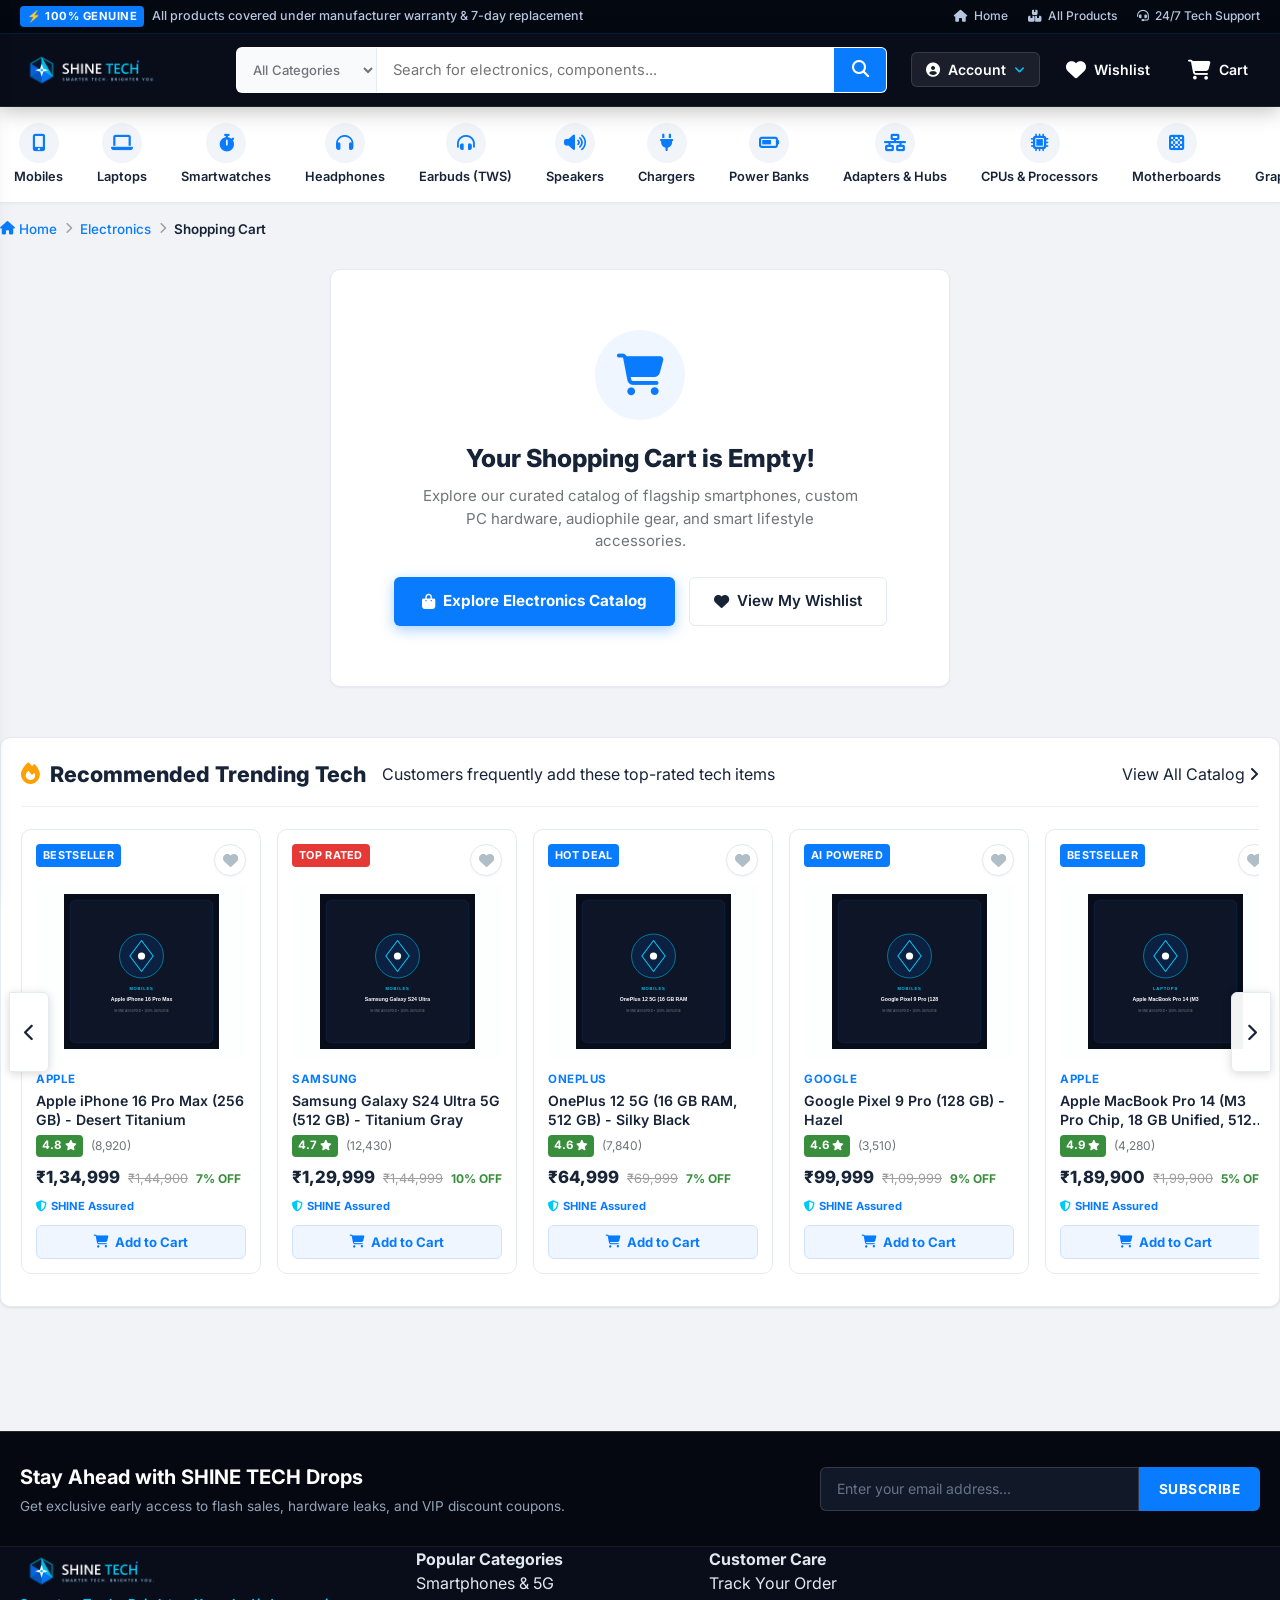
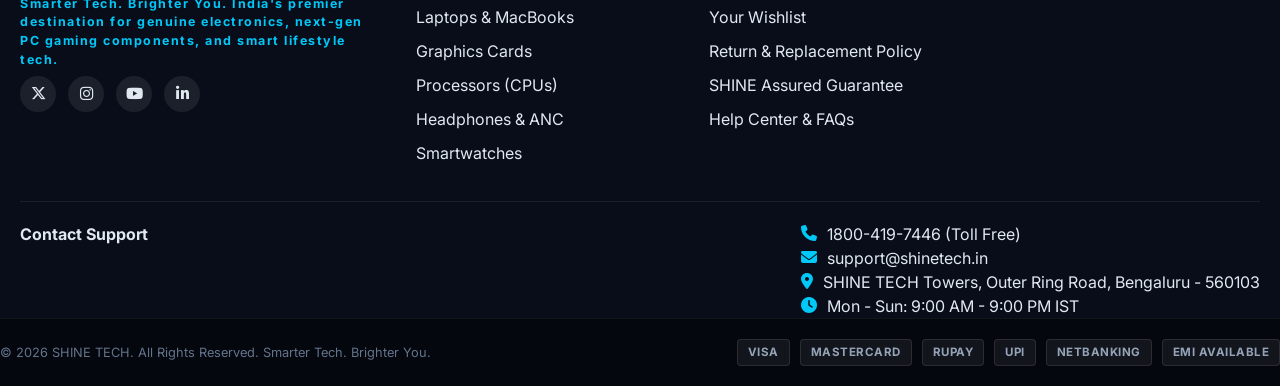
<file: pages/cart.html>
<!DOCTYPE html>
<html lang="en">
<head>
  <meta charset="UTF-8" />
  <meta name="viewport" content="width=device-width, initial-scale=1.0" />
  <title>Shopping Cart | SHINE TECH</title>
  <meta name="description" content="View items in your SHINE TECH shopping cart with instant price breakdowns, discount coupons, and secure simulated checkout." />
  <link rel="icon" type="image/png" href="../assets/images/favicon.png" />

  <!-- Google Fonts: Inter -->
  <link rel="preconnect" href="https://fonts.googleapis.com" />
  <link rel="preconnect" href="https://fonts.gstatic.com" crossorigin />
  <link href="https://fonts.googleapis.com/css2?family=Inter:wght@400;500;600;700;800&display=swap" rel="stylesheet" />

  <!-- Font Awesome 6 -->
  <link rel="stylesheet" href="https://cdnjs.cloudflare.com/ajax/libs/font-awesome/6.5.1/css/all.min.css" />

  <!-- Master Stylesheets -->
  <link rel="stylesheet" href="../css/style.css?v=1.1" />
  <link rel="stylesheet" href="../css/responsive.css?v=1.1" />
</head>
<body>

  <!-- Top Announcement Bar -->
  <aside class="announcement-bar">
    <div class="container announcement-content">
      <div class="announcement-left">
        <span class="announcement-badge">⚡ 100% GENUINE</span>
        <span class="announcement-text">All products covered under manufacturer warranty &amp; 7-day replacement</span>
      </div>
      <div class="announcement-right">
        <a href="../index.html" class="announcement-link"><i class="fa-solid fa-house"></i> Home</a>
        <a href="products.html" class="announcement-link"><i class="fa-solid fa-boxes-stacked"></i> All Products</a>
        <a href="../index.html#footerContact" class="announcement-link"><i class="fa-solid fa-headset"></i> 24/7 Tech Support</a>
      </div>
    </div>
  </aside>

  <!-- Sticky Branded Header -->
  <header class="site-header">
    <div class="container navbar-container">
      
      <!-- Brand Logo -->
      <a href="../index.html" class="brand-link" aria-label="SHINE TECH Home">
        <img src="../assets/images/shine-tech-logo.png" alt="SHINE TECH - Smarter Tech. Brighter You." class="brand-logo-img" />
      </a>

      <!-- Search Bar -->
      <div class="header-search">
        <form class="search-form" id="searchForm" role="search">
          <select class="search-category-select" id="searchCategorySelect" aria-label="Search Category">
            <option value="all">All Categories</option>
          </select>
          <input type="text" 
                 class="search-input" 
                 id="searchInput" 
                 placeholder="Search for electronics, components..." 
                 autocomplete="off" 
                 aria-label="Search products" />
          <button type="submit" class="search-btn" aria-label="Submit Search">
            <i class="fa-solid fa-magnifying-glass"></i>
          </button>
        </form>
        <div class="search-suggestions-dropdown" id="searchSuggestionsDropdown"></div>
      </div>

      <!-- Action Controls -->
      <div class="header-actions">
        
        <!-- Account Dropdown -->
        <div class="account-control">
          <button class="account-btn" aria-haspopup="true" aria-expanded="false">
            <i class="fa-solid fa-user-circle"></i>
            <span>Account</span>
            <i class="fa-solid fa-angle-down"></i>
          </button>
          <div class="account-dropdown-menu">
            <div class="account-dropdown-header">
              <span>Welcome to SHINE TECH</span>
              <strong>Demo Customer</strong>
            </div>
            <a href="cart.html" class="account-dropdown-item">
              <i class="fa-solid fa-box-open"></i> My Orders
            </a>
            <a href="wishlist.html" class="account-dropdown-item">
              <i class="fa-solid fa-heart"></i> My Wishlist
            </a>
            <a href="products.html?filter=trending" class="account-dropdown-item">
              <i class="fa-solid fa-bolt"></i> Trending Gadgets
            </a>
            <a href="../index.html#footerContact" class="account-dropdown-item">
              <i class="fa-solid fa-circle-question"></i> Customer Care
            </a>
          </div>
        </div>

        <!-- Wishlist -->
        <a href="wishlist.html" class="nav-action-link wishlist-link" aria-label="Wishlist">
          <div class="icon-badge-wrapper">
            <i class="fa-solid fa-heart"></i>
            <span class="counter-badge" id="headerWishlistCount" style="display: none;">0</span>
          </div>
          <span>Wishlist</span>
        </a>

        <!-- Cart -->
        <a href="cart.html" class="nav-action-link cart-link active" aria-label="Shopping Cart">
          <div class="icon-badge-wrapper">
            <i class="fa-solid fa-cart-shopping"></i>
            <span class="counter-badge" id="headerCartCount" style="display: none;">0</span>
          </div>
          <span>Cart</span>
        </a>

        <!-- Mobile Menu Toggle Button -->
        <button class="mobile-menu-toggle" id="mobileMenuToggle" aria-label="Open Mobile Menu">
          <i class="fa-solid fa-bars"></i>
        </button>

      </div>
    </div>
  </header>

  <!-- Horizontal Category Strip (Flipkart style) -->
  <nav class="category-nav-bar" aria-label="Catalog Categories">
    <div class="container category-nav-container" id="categoryNavContainer">
      <!-- Injected via JS -->
    </div>
  </nav>

  <!-- Mobile Drawer Backdrop -->
  <div class="mobile-drawer-backdrop" id="mobileDrawerBackdrop"></div>

  <!-- Mobile Navigation Drawer -->
  <aside class="mobile-nav-drawer" id="mobileNavDrawer" aria-label="Mobile Navigation Drawer">
    <div class="drawer-header">
      <img src="../assets/images/shine-tech-logo.png" alt="SHINE TECH" class="drawer-logo" />
      <button class="drawer-close-btn" id="drawerCloseBtn" aria-label="Close menu">
        <i class="fa-solid fa-xmark"></i>
      </button>
    </div>
    <div class="drawer-user-card">
      <div class="drawer-user-avatar"><i class="fa-solid fa-user"></i></div>
      <div class="drawer-user-info">
        <strong>Hello, Tech Explorer</strong>
        <span>Welcome to SHINE TECH</span>
      </div>
    </div>
    <div class="drawer-section-title">Shop by Category</div>
    <nav class="drawer-nav-list" id="drawerNavList"></nav>
  </aside>

  <!-- Main Cart Section -->
  <main class="container cart-page-wrapper">
    
    <!-- Breadcrumb -->
    <nav class="cart-breadcrumb" aria-label="Breadcrumb navigation">
      <a href="../index.html"><i class="fa-solid fa-house"></i> Home</a>
      <span class="crumb-sep"><i class="fa-solid fa-chevron-right"></i></span>
      <a href="products.html">Electronics</a>
      <span class="crumb-sep"><i class="fa-solid fa-chevron-right"></i></span>
      <span class="current-crumb">Shopping Cart</span>
    </nav>

    <!-- Empty Cart State -->
    <div class="empty-cart-card" id="emptyCartState" style="display: none;">
      <div class="empty-cart-icon-circle">
        <i class="fa-solid fa-cart-shopping"></i>
      </div>
      <h2 class="empty-cart-title">Your Shopping Cart is Empty!</h2>
      <p class="empty-cart-desc">
        Explore our curated catalog of flagship smartphones, custom PC hardware, audiophile gear, and smart lifestyle accessories.
      </p>
      <div style="display: flex; justify-content: center; gap: 14px; flex-wrap: wrap;">
        <a href="products.html" class="btn-primary" style="padding: 12px 28px; font-size: 0.95rem;">
          <i class="fa-solid fa-bag-shopping"></i> Explore Electronics Catalog
        </a>
        <a href="wishlist.html" class="btn-secondary" style="padding: 12px 24px; font-size: 0.95rem; border-color: var(--color-border); color: var(--color-text-main);">
          <i class="fa-solid fa-heart"></i> View My Wishlist
        </a>
      </div>
    </div>

    <!-- Populated Cart 2-Column Layout -->
    <div class="cart-layout-grid" id="cartContentLayout">
      
      <!-- Left Column: Active Cart Items + Save for Later Section -->
      <div class="cart-main-col">
        
        <!-- Cart Items Box -->
        <div class="cart-card-box" id="activeCartBox">
          <div class="cart-card-header">
            <h2 class="cart-card-title">
              <i class="fa-solid fa-cart-shopping" style="color: var(--color-blue);"></i> My Shopping Cart
              <span class="cart-item-count-pill" id="cartItemsCountBadge">0 Items</span>
            </h2>
            <div class="cart-delivery-hint">
              <i class="fa-solid fa-location-dot" style="color: #16A34A;"></i> Deliver to: <strong>Bengaluru - 560001</strong>
            </div>
          </div>
          
          <div class="cart-items-list" id="cartItemsList">
            <!-- Dynamic Cart Items injected by js/cart.js -->
          </div>
        </div>

        <!-- Save for Later Section -->
        <div class="saved-later-card" id="savedLaterSection" style="display: none;">
          <div class="saved-later-header">
            <h3 class="saved-later-title">
              <i class="fa-solid fa-bookmark" style="color: var(--color-blue);"></i> Saved For Later
              <span class="cart-item-count-pill" id="savedItemsCountBadge">0 Items</span>
            </h3>
            <span style="font-size: 0.8rem; color: var(--color-text-muted);">Items kept aside for future checkout</span>
          </div>

          <div class="cart-items-list" id="savedItemsList">
            <!-- Dynamic Saved Items injected by js/cart.js -->
          </div>
        </div>

        <!-- Continue Shopping Link -->
        <div style="display: flex; justify-content: space-between; align-items: center; padding: 10px 0;">
          <a href="products.html" class="btn-continue-shopping-link">
            <i class="fa-solid fa-arrow-left"></i> Continue Shopping for More Electronics
          </a>
        </div>

      </div>

      <!-- Right Column: Coupons & Price Summary (Sticky) -->
      <aside class="cart-side-col">
        
        <!-- Coupon System Card (Requirement 3) -->
        <div class="coupon-card" id="couponBox">
          <h3 class="coupon-card-title">
            <i class="fa-solid fa-ticket" style="color: var(--color-blue);"></i> Apply Discount Coupons
          </h3>

          <div id="activeCouponContainer" style="display: none;">
            <!-- Rendered if a coupon is active -->
          </div>

          <form class="coupon-input-group" id="couponForm" onsubmit="event.preventDefault(); handleApplyCoupon();">
            <input type="text" 
                   class="coupon-input" 
                   id="couponInput" 
                   placeholder="Enter code (e.g. SHINE10)" 
                   maxlength="15" 
                   aria-label="Coupon code" />
            <button type="submit" class="coupon-apply-btn" id="applyCouponBtn">APPLY</button>
          </form>

          <div class="coupon-chips-list">
            <div class="coupon-chip-item" onclick="quickApplyCoupon('SHINE10')">
              <div>
                <div class="coupon-chip-code"><i class="fa-solid fa-tag"></i> SHINE10</div>
                <div class="coupon-chip-desc">10% OFF up to ₹1,500 (Min. ₹1,000)</div>
              </div>
              <span class="coupon-chip-apply-label">APPLY</span>
            </div>

            <div class="coupon-chip-item" onclick="quickApplyCoupon('TECHFEST')">
              <div>
                <div class="coupon-chip-code"><i class="fa-solid fa-tag"></i> TECHFEST</div>
                <div class="coupon-chip-desc">15% OFF up to ₹3,500 (Min. ₹5,000)</div>
              </div>
              <span class="coupon-chip-apply-label">APPLY</span>
            </div>
          </div>

          <div style="font-size: 0.72rem; color: var(--color-text-muted); margin-top: 8px; font-style: italic;">
            * Note: Demo coupons for illustrative checkout testing. Not actual commercial vouchers.
          </div>
        </div>

        <!-- Order Price Details Card (Requirement 1 & 2) -->
        <div class="cart-price-card" id="cartPriceSummary">
          <!-- Rendered dynamically by js/cart.js -->
        </div>

      </aside>

    </div>

    <!-- Recommended / Trending Products Shelf -->
    <div class="section-shelf" id="recommendedSection" style="margin-top: 50px;">
      <div class="shelf-header">
        <div class="shelf-title-group">
          <h2 class="shelf-title">
            <i class="fa-solid fa-fire" style="color: #FF9F00;"></i> Recommended Trending Tech
          </h2>
          <p class="shelf-subtitle">Customers frequently add these top-rated tech items</p>
        </div>
        <a href="products.html" class="shelf-view-all">
          View All Catalog <i class="fa-solid fa-angle-right"></i>
        </a>
      </div>

      <div class="shelf-rail-wrapper">
        <button class="rail-arrow-btn left" id="recRailPrevBtn" aria-label="Scroll left">
          <i class="fa-solid fa-chevron-left"></i>
        </button>
        <div class="shelf-rail" id="recommendedRail"></div>
        <button class="rail-arrow-btn right" id="recRailNextBtn" aria-label="Scroll right">
          <i class="fa-solid fa-chevron-right"></i>
        </button>
      </div>
    </div>

  </main>

  <!-- ==========================================================================
       Simulated Demo Checkout Modal (Requirement 5)
       ========================================================================== -->
  <div class="checkout-modal-overlay" id="checkoutModal" role="dialog" aria-modal="true" aria-labelledby="checkoutModalTitle">
    <div class="checkout-modal-dialog">
      
      <!-- Modal Header -->
      <div class="checkout-modal-header">
        <div class="checkout-modal-title" id="checkoutModalTitle">
          <i class="fa-solid fa-shield-halved" style="color: var(--color-cyan);"></i>
          <span>SHINE TECH Checkout</span>
          <span class="checkout-demo-tag">SIMULATION DEMO</span>
        </div>
        <button class="checkout-modal-close-btn" onclick="closeCheckoutModal()" aria-label="Close checkout">
          <i class="fa-solid fa-xmark"></i>
        </button>
      </div>

      <!-- Stepper Indicator -->
      <div class="checkout-steps-bar">
        <div class="checkout-step-pill active" id="stepPill1">
          <span class="checkout-step-num">1</span>
          <span>Delivery Address</span>
        </div>
        <div class="checkout-step-pill" id="stepPill2">
          <span class="checkout-step-num">2</span>
          <span>Payment Demo</span>
        </div>
        <div class="checkout-step-pill" id="stepPill3">
          <span class="checkout-step-num">3</span>
          <span>Confirmation</span>
        </div>
      </div>

      <!-- Modal Body (Dynamic Step Content) -->
      <div class="checkout-modal-body" id="checkoutModalBody">
        <!-- Rendered by js/cart.js -->
      </div>

    </div>
  </div>

  <!-- Professional Marketplace Footer -->
  <footer class="site-footer" style="margin-top: 50px;">
    
    <!-- Newsletter Strip -->
    <div class="footer-newsletter-strip">
      <div class="container newsletter-content">
        <div class="newsletter-text">
          <h3>Stay Ahead with SHINE TECH Drops</h3>
          <p>Get exclusive early access to flash sales, hardware leaks, and VIP discount coupons.</p>
        </div>
        <form class="newsletter-form" onsubmit="event.preventDefault(); showToast('Subscribed to SHINE TECH Insights!', 'success'); this.reset();">
          <input type="email" class="newsletter-input" placeholder="Enter your email address..." required aria-label="Email" />
          <button type="submit" class="newsletter-btn">SUBSCRIBE</button>
        </form>
      </div>
    </div>

    <!-- Main Footer Links Grid -->
    <div class="container footer-main-content">
      <div class="footer-grid">
        
        <!-- Col 1: Brand Info -->
        <div class="footer-col brand-col">
          <a href="../index.html" class="footer-logo-link">
            <img src="../assets/images/shine-tech-logo.png" alt="SHINE TECH" class="footer-logo" />
          </a>
          <p class="footer-tagline">
            Smarter Tech. Brighter You. India's premier destination for genuine electronics, next-gen PC gaming components, and smart lifestyle tech.
          </p>
          <div class="footer-social-links">
            <a href="#" class="social-icon-btn" aria-label="Twitter"><i class="fa-brands fa-x-twitter"></i></a>
            <a href="#" class="social-icon-btn" aria-label="Instagram"><i class="fa-brands fa-instagram"></i></a>
            <a href="#" class="social-icon-btn" aria-label="YouTube"><i class="fa-brands fa-youtube"></i></a>
            <a href="#" class="social-icon-btn" aria-label="LinkedIn"><i class="fa-brands fa-linkedin-in"></i></a>
          </div>
        </div>

        <!-- Col 2: Categories -->
        <div class="footer-col">
          <h4 class="footer-col-title">Popular Categories</h4>
          <ul class="footer-links-list">
            <li><a href="products.html?category=mobiles">Smartphones &amp; 5G</a></li>
            <li><a href="products.html?category=laptops">Laptops &amp; MacBooks</a></li>
            <li><a href="products.html?category=gpus">Graphics Cards</a></li>
            <li><a href="products.html?category=cpus">Processors (CPUs)</a></li>
            <li><a href="products.html?category=headphones">Headphones &amp; ANC</a></li>
            <li><a href="products.html?category=smartwatches">Smartwatches</a></li>
          </ul>
        </div>

        <!-- Col 3: Customer Care -->
        <div class="footer-col">
          <h4 class="footer-col-title">Customer Care</h4>
          <ul class="footer-links-list">
            <li><a href="cart.html">Track Your Order</a></li>
            <li><a href="wishlist.html">Your Wishlist</a></li>
            <li><a href="../index.html#footerContact">Return &amp; Replacement Policy</a></li>
            <li><a href="../index.html#footerContact">SHINE Assured Guarantee</a></li>
            <li><a href="../index.html#footerContact">Help Center &amp; FAQs</a></li>
          </ul>
        </div>

        <!-- Col 4: Contact & Support -->
        <div class="footer-col" id="footerContact">
          <h4 class="footer-col-title">Contact Support</h4>
          <div class="contact-info-block">
            <div class="contact-item">
              <i class="fa-solid fa-phone"></i>
              <span>1800-419-7446 (Toll Free)</span>
            </div>
            <div class="contact-item">
              <i class="fa-solid fa-envelope"></i>
              <span>support@shinetech.in</span>
            </div>
            <div class="contact-item">
              <i class="fa-solid fa-location-dot"></i>
              <span>SHINE TECH Towers, Outer Ring Road, Bengaluru - 560103</span>
            </div>
            <div class="contact-item">
              <i class="fa-solid fa-clock"></i>
              <span>Mon - Sun: 9:00 AM - 9:00 PM IST</span>
            </div>
          </div>
        </div>

      </div>
    </div>

    <!-- Bottom Copyright & Trust Strip -->
    <div class="container footer-bottom">
      <div class="footer-bottom-content">
        <div class="copyright-text">
          &copy; 2026 SHINE TECH. All Rights Reserved. Smarter Tech. Brighter You.
        </div>
        <div class="payment-methods-strip">
          <span class="payment-method-pill">VISA</span>
          <span class="payment-method-pill">MASTERCARD</span>
          <span class="payment-method-pill">RUPAY</span>
          <span class="payment-method-pill">UPI</span>
          <span class="payment-method-pill">NETBANKING</span>
          <span class="payment-method-pill">EMI AVAILABLE</span>
        </div>
      </div>
    </div>
  </footer>

  <!-- Scripts -->
  <script src="../js/products.js"></script>
  <script src="../js/app.js"></script>
  <script src="../js/cart.js"></script>
</body>
</html>
</file>
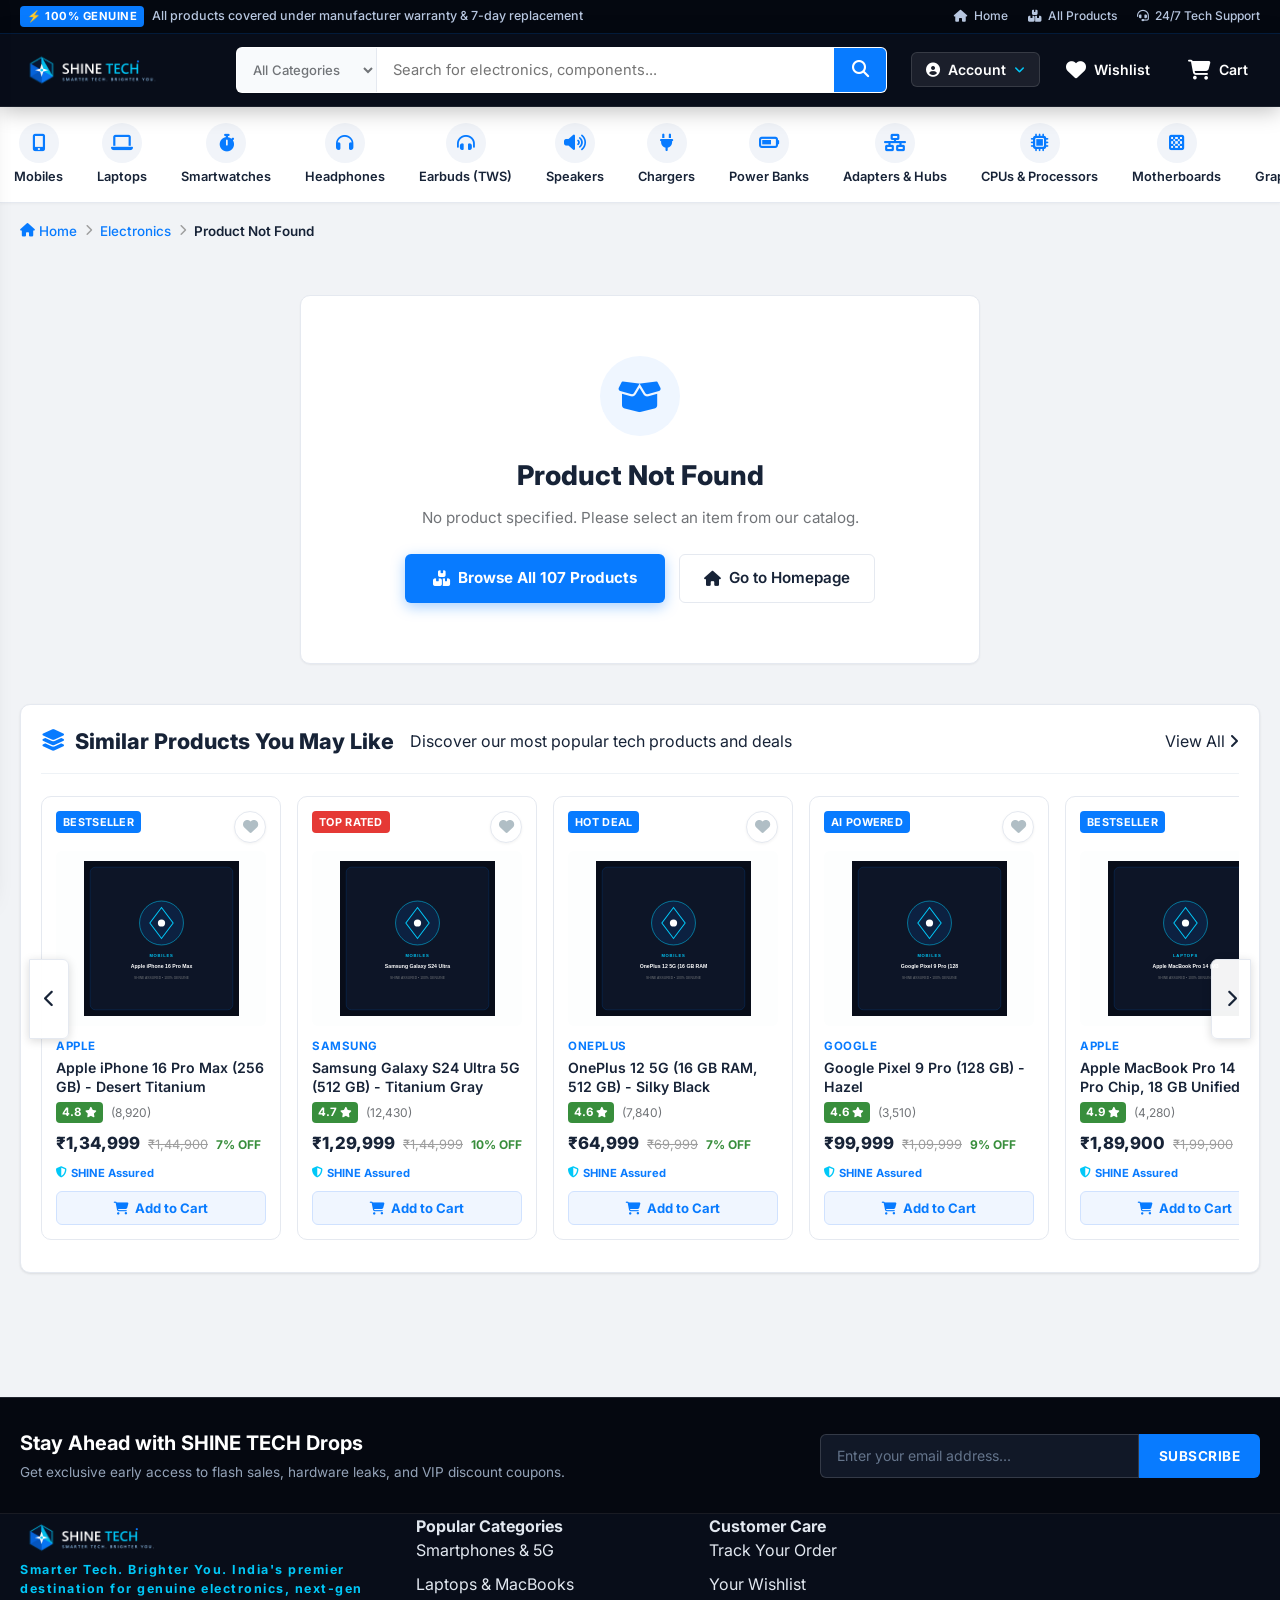
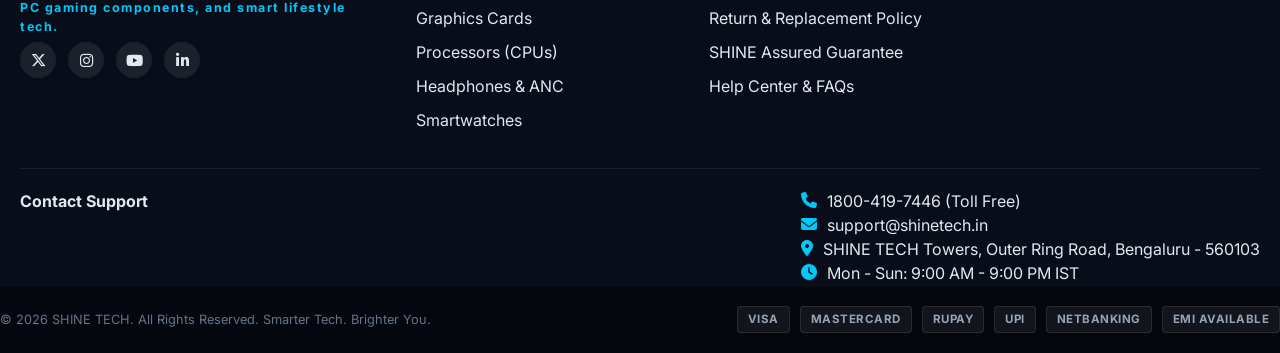
<file: pages/product-details.html>
<!DOCTYPE html>
<html lang="en">
<head>
  <meta charset="UTF-8" />
  <meta name="viewport" content="width=device-width, initial-scale=1.0" />
  <title>Product Details | SHINE TECH</title>
  <meta name="description" content="View authentic tech product specifications, verified customer reviews, EMI options, and warranty information on SHINE TECH." />
  <link rel="icon" type="image/png" href="../assets/images/favicon.png" />

  <!-- Google Fonts: Inter -->
  <link rel="preconnect" href="https://fonts.googleapis.com" />
  <link rel="preconnect" href="https://fonts.gstatic.com" crossorigin />
  <link href="https://fonts.googleapis.com/css2?family=Inter:wght@400;500;600;700;800&display=swap" rel="stylesheet" />

  <!-- Font Awesome 6 Pro / Free -->
  <link rel="stylesheet" href="https://cdnjs.cloudflare.com/ajax/libs/font-awesome/6.5.1/css/all.min.css" />

  <!-- Master Stylesheets -->
  <link rel="stylesheet" href="../css/style.css?v=1.1" />
  <link rel="stylesheet" href="../css/responsive.css?v=1.1" />
</head>
<body>

  <!-- Top Announcement Bar -->
  <aside class="announcement-bar">
    <div class="container announcement-content">
      <div class="announcement-left">
        <span class="announcement-badge">⚡ 100% GENUINE</span>
        <span class="announcement-text">All products covered under manufacturer warranty &amp; 7-day replacement</span>
      </div>
      <div class="announcement-right">
        <a href="../index.html" class="announcement-link"><i class="fa-solid fa-house"></i> Home</a>
        <a href="products.html" class="announcement-link"><i class="fa-solid fa-boxes-stacked"></i> All Products</a>
        <a href="../index.html#footerContact" class="announcement-link"><i class="fa-solid fa-headset"></i> 24/7 Tech Support</a>
      </div>
    </div>
  </aside>

  <!-- Sticky Branded Header -->
  <header class="site-header">
    <div class="container navbar-container">
      
      <!-- Brand Logo -->
      <a href="../index.html" class="brand-link" aria-label="SHINE TECH Home">
        <img src="../assets/images/shine-tech-logo.png" alt="SHINE TECH - Smarter Tech. Brighter You." class="brand-logo-img" />
      </a>

      <!-- Search Bar -->
      <div class="header-search">
        <form class="search-form" id="searchForm" role="search">
          <select class="search-category-select" id="searchCategorySelect" aria-label="Search Category">
            <option value="all">All Categories</option>
          </select>
          <input type="text" 
                 class="search-input" 
                 id="searchInput" 
                 placeholder="Search for electronics, components..." 
                 autocomplete="off" 
                 aria-label="Search products" />
          <button type="submit" class="search-btn" aria-label="Submit Search">
            <i class="fa-solid fa-magnifying-glass"></i>
          </button>
        </form>
        <div class="search-suggestions-dropdown" id="searchSuggestionsDropdown"></div>
      </div>

      <!-- Action Controls -->
      <div class="header-actions">
        
        <!-- Account Dropdown -->
        <div class="account-control">
          <button class="account-btn" aria-haspopup="true" aria-expanded="false">
            <i class="fa-solid fa-user-circle"></i>
            <span>Account</span>
            <i class="fa-solid fa-angle-down"></i>
          </button>
          <div class="account-dropdown-menu">
            <div class="account-dropdown-header">
              <span>Welcome to SHINE TECH</span>
              <strong>Demo Customer</strong>
            </div>
            <a href="cart.html" class="account-dropdown-item">
              <i class="fa-solid fa-box-open"></i> My Orders
            </a>
            <a href="wishlist.html" class="account-dropdown-item">
              <i class="fa-solid fa-heart"></i> My Wishlist
            </a>
            <a href="products.html?filter=trending" class="account-dropdown-item">
              <i class="fa-solid fa-bolt"></i> Trending Gadgets
            </a>
            <a href="../index.html#footerContact" class="account-dropdown-item">
              <i class="fa-solid fa-circle-question"></i> Customer Care
            </a>
          </div>
        </div>

        <!-- Wishlist -->
        <a href="wishlist.html" class="nav-action-link wishlist-link" aria-label="Wishlist">
          <div class="icon-badge-wrapper">
            <i class="fa-solid fa-heart"></i>
            <span class="counter-badge" id="headerWishlistCount" style="display: none;">0</span>
          </div>
          <span>Wishlist</span>
        </a>

        <!-- Cart -->
        <a href="cart.html" class="nav-action-link cart-link" aria-label="Shopping Cart">
          <div class="icon-badge-wrapper">
            <i class="fa-solid fa-cart-shopping"></i>
            <span class="counter-badge" id="headerCartCount" style="display: none;">0</span>
          </div>
          <span>Cart</span>
        </a>

        <!-- Mobile Menu Toggle Button -->
        <button class="mobile-menu-toggle" id="mobileMenuToggle" aria-label="Open Mobile Menu">
          <i class="fa-solid fa-bars"></i>
        </button>

      </div>
    </div>
  </header>

  <!-- Horizontal Category Strip (Flipkart style) -->
  <nav class="category-nav-bar" aria-label="Catalog Categories">
    <div class="container category-nav-container" id="categoryNavContainer">
      <!-- Injected via JS -->
    </div>
  </nav>

  <!-- Mobile Drawer Backdrop -->
  <div class="mobile-drawer-backdrop" id="mobileDrawerBackdrop"></div>

  <!-- Mobile Navigation Drawer -->
  <aside class="mobile-nav-drawer" id="mobileNavDrawer" aria-label="Mobile Navigation Drawer">
    <div class="drawer-header">
      <img src="../assets/images/shine-tech-logo.png" alt="SHINE TECH" class="drawer-logo" />
      <button class="drawer-close-btn" id="drawerCloseBtn" aria-label="Close menu">
        <i class="fa-solid fa-xmark"></i>
      </button>
    </div>
    <div class="drawer-user-card">
      <div class="drawer-user-avatar"><i class="fa-solid fa-user"></i></div>
      <div class="drawer-user-info">
        <strong>Hello, Tech Explorer</strong>
        <span>Welcome to SHINE TECH</span>
      </div>
    </div>
    <div class="drawer-section-title">Shop by Category</div>
    <nav class="drawer-nav-list" id="drawerNavList"></nav>
  </aside>

  <!-- Product Details Main Content Section -->
  <main class="container" style="padding-bottom: 50px;">
    
    <!-- Dynamic Breadcrumbs -->
    <nav class="details-breadcrumb" id="detailsBreadcrumb" aria-label="Breadcrumb navigation">
      <!-- Injected via js/product-details.js -->
    </nav>

    <!-- Product Layout Container (Gallery + Info + Specs + Reviews) -->
    <div id="detailsContainer">
      <!-- Populated dynamically by js/product-details.js -->
    </div>

    <!-- Similar Products Shelf -->
    <div class="section-shelf" id="similarSection" style="margin-top: 40px;">
      <div class="shelf-header">
        <div class="shelf-title-group">
          <h2 class="shelf-title">
            <i class="fa-solid fa-layer-group"></i> Similar Products You May Like
          </h2>
          <p class="shelf-subtitle" id="similarSubtitle">Explore related high-performance hardware and accessories</p>
        </div>
        <a href="products.html" class="shelf-view-all" id="similarViewAllLink">
          View All <i class="fa-solid fa-angle-right"></i>
        </a>
      </div>

      <div class="shelf-rail-wrapper">
        <button class="rail-arrow-btn left" id="railPrevBtn" aria-label="Scroll left">
          <i class="fa-solid fa-chevron-left"></i>
        </button>
        <div class="shelf-rail" id="similarProductsRail">
          <!-- Populated by js/product-details.js -->
        </div>
        <button class="rail-arrow-btn right" id="railNextBtn" aria-label="Scroll right">
          <i class="fa-solid fa-chevron-right"></i>
        </button>
      </div>
    </div>

  </main>

  <!-- Professional Marketplace Footer -->
  <footer class="site-footer" style="margin-top: 50px;">
    
    <!-- Newsletter Strip -->
    <div class="footer-newsletter-strip">
      <div class="container newsletter-content">
        <div class="newsletter-text">
          <h3>Stay Ahead with SHINE TECH Drops</h3>
          <p>Get exclusive early access to flash sales, hardware leaks, and VIP discount coupons.</p>
        </div>
        <form class="newsletter-form" onsubmit="event.preventDefault(); showToast('Subscribed to SHINE TECH Insights!', 'success'); this.reset();">
          <input type="email" class="newsletter-input" placeholder="Enter your email address..." required aria-label="Email" />
          <button type="submit" class="newsletter-btn">SUBSCRIBE</button>
        </form>
      </div>
    </div>

    <!-- Main Footer Links Grid -->
    <div class="container footer-main-content">
      <div class="footer-grid">
        
        <!-- Col 1: Brand Info -->
        <div class="footer-col brand-col">
          <a href="../index.html" class="footer-logo-link">
            <img src="../assets/images/shine-tech-logo.png" alt="SHINE TECH" class="footer-logo" />
          </a>
          <p class="footer-tagline">
            Smarter Tech. Brighter You. India's premier destination for genuine electronics, next-gen PC gaming components, and smart lifestyle tech.
          </p>
          <div class="footer-social-links">
            <a href="#" class="social-icon-btn" aria-label="Twitter"><i class="fa-brands fa-x-twitter"></i></a>
            <a href="#" class="social-icon-btn" aria-label="Instagram"><i class="fa-brands fa-instagram"></i></a>
            <a href="#" class="social-icon-btn" aria-label="YouTube"><i class="fa-brands fa-youtube"></i></a>
            <a href="#" class="social-icon-btn" aria-label="LinkedIn"><i class="fa-brands fa-linkedin-in"></i></a>
          </div>
        </div>

        <!-- Col 2: Categories -->
        <div class="footer-col">
          <h4 class="footer-col-title">Popular Categories</h4>
          <ul class="footer-links-list">
            <li><a href="products.html?category=mobiles">Smartphones &amp; 5G</a></li>
            <li><a href="products.html?category=laptops">Laptops &amp; MacBooks</a></li>
            <li><a href="products.html?category=gpus">Graphics Cards</a></li>
            <li><a href="products.html?category=cpus">Processors (CPUs)</a></li>
            <li><a href="products.html?category=headphones">Headphones &amp; ANC</a></li>
            <li><a href="products.html?category=smartwatches">Smartwatches</a></li>
          </ul>
        </div>

        <!-- Col 3: Customer Care -->
        <div class="footer-col">
          <h4 class="footer-col-title">Customer Care</h4>
          <ul class="footer-links-list">
            <li><a href="cart.html">Track Your Order</a></li>
            <li><a href="wishlist.html">Your Wishlist</a></li>
            <li><a href="../index.html#footerContact">Return &amp; Replacement Policy</a></li>
            <li><a href="../index.html#footerContact">SHINE Assured Guarantee</a></li>
            <li><a href="../index.html#footerContact">Help Center &amp; FAQs</a></li>
          </ul>
        </div>

        <!-- Col 4: Contact & Support -->
        <div class="footer-col" id="footerContact">
          <h4 class="footer-col-title">Contact Support</h4>
          <div class="contact-info-block">
            <div class="contact-item">
              <i class="fa-solid fa-phone"></i>
              <span>1800-419-7446 (Toll Free)</span>
            </div>
            <div class="contact-item">
              <i class="fa-solid fa-envelope"></i>
              <span>support@shinetech.in</span>
            </div>
            <div class="contact-item">
              <i class="fa-solid fa-location-dot"></i>
              <span>SHINE TECH Towers, Outer Ring Road, Bengaluru - 560103</span>
            </div>
            <div class="contact-item">
              <i class="fa-solid fa-clock"></i>
              <span>Mon - Sun: 9:00 AM - 9:00 PM IST</span>
            </div>
          </div>
        </div>

      </div>
    </div>

    <!-- Bottom Copyright & Trust Strip -->
    <div class="container footer-bottom">
      <div class="footer-bottom-content">
        <div class="copyright-text">
          &copy; 2026 SHINE TECH. All Rights Reserved. Smarter Tech. Brighter You.
        </div>
        <div class="payment-methods-strip">
          <span class="payment-method-pill">VISA</span>
          <span class="payment-method-pill">MASTERCARD</span>
          <span class="payment-method-pill">RUPAY</span>
          <span class="payment-method-pill">UPI</span>
          <span class="payment-method-pill">NETBANKING</span>
          <span class="payment-method-pill">EMI AVAILABLE</span>
        </div>
      </div>
    </div>
  </footer>

  <!-- Scripts -->
  <script src="../js/products.js"></script>
  <script src="../js/app.js"></script>
  <script src="../js/product-details.js"></script>
</body>
</html>
</file>
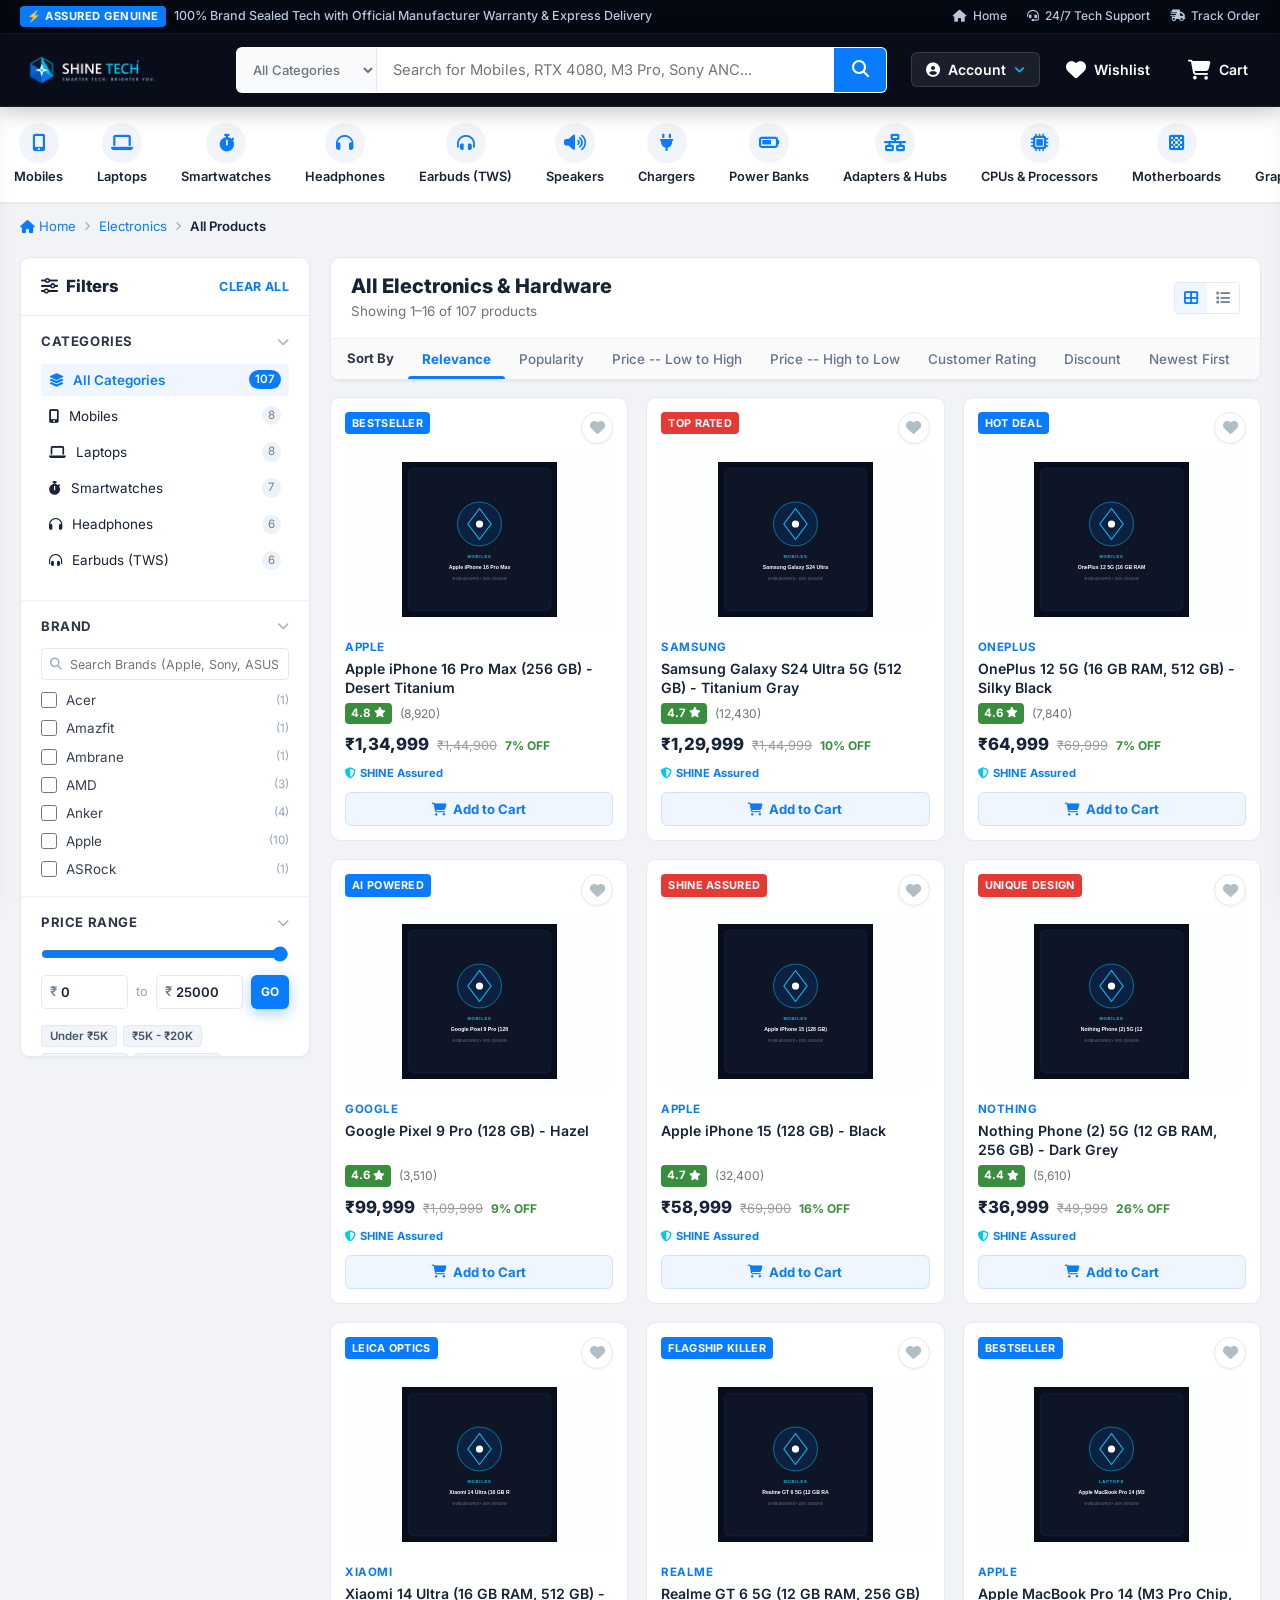
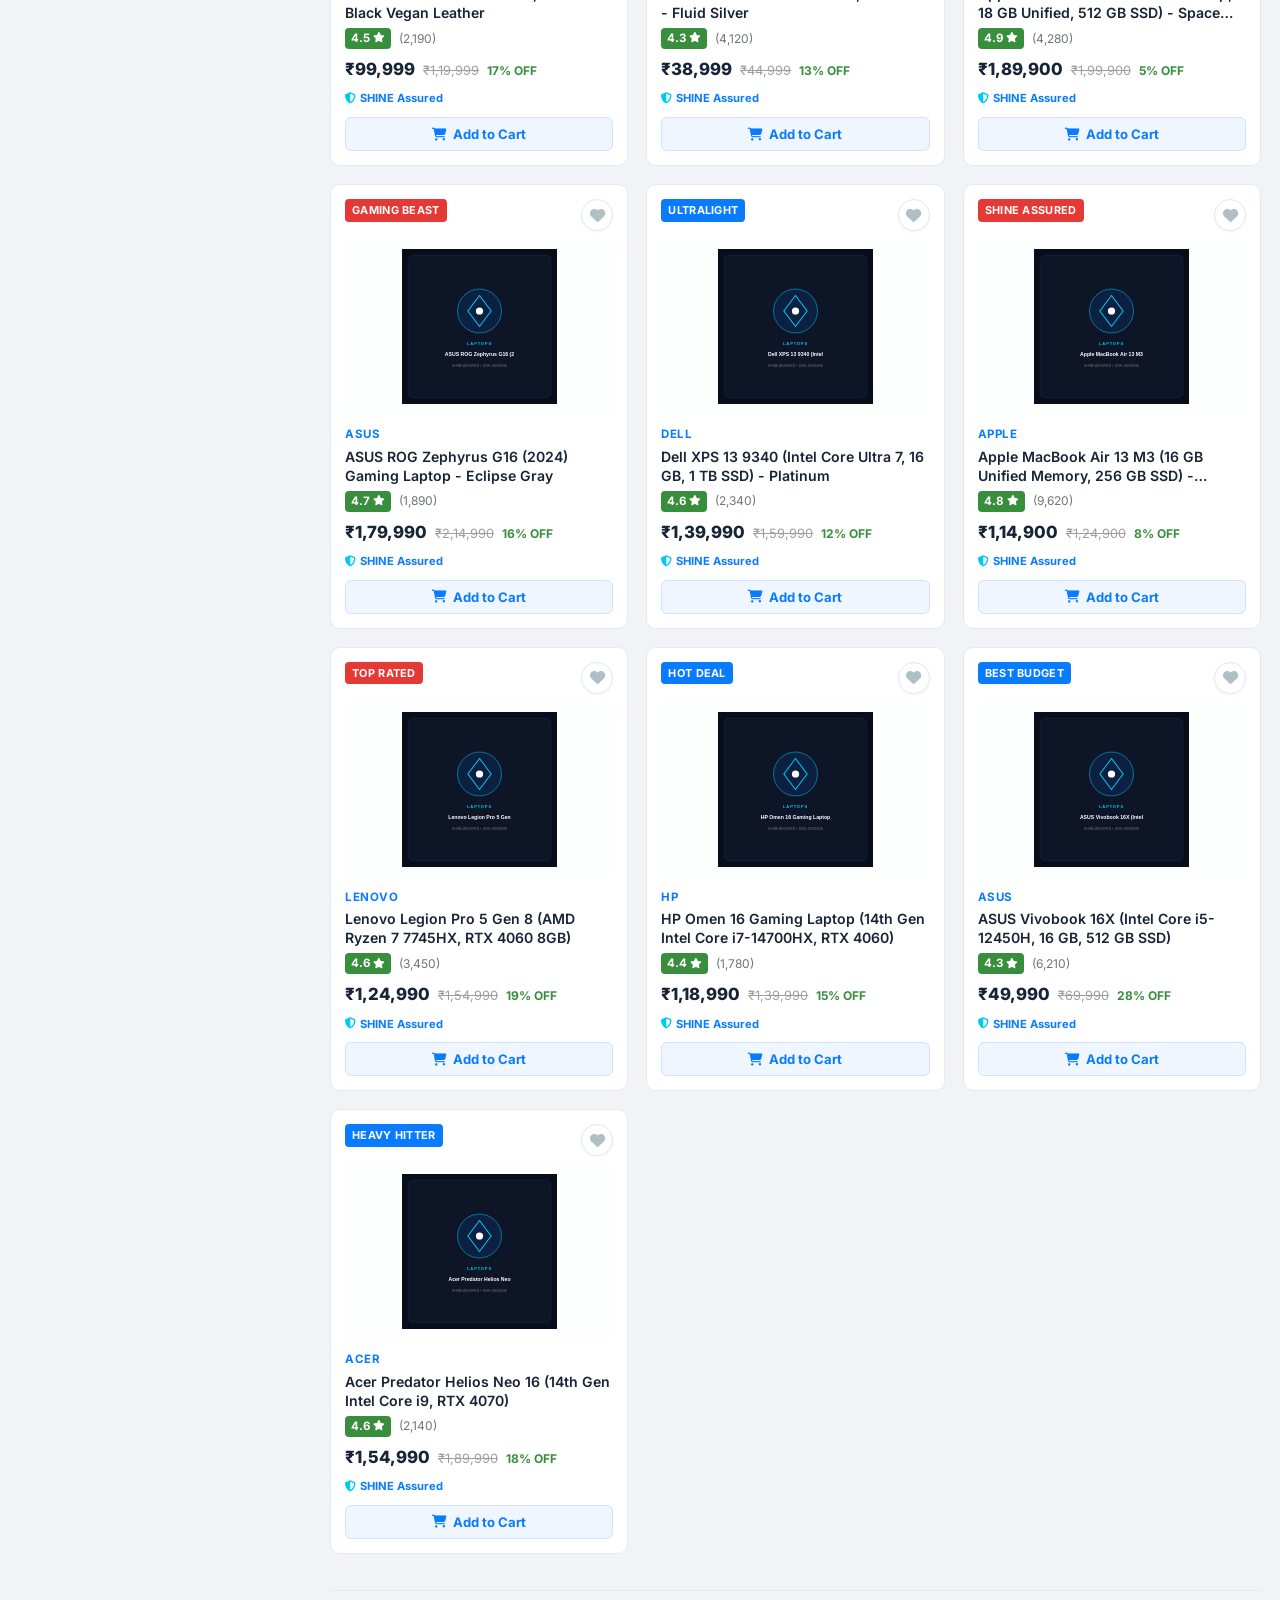
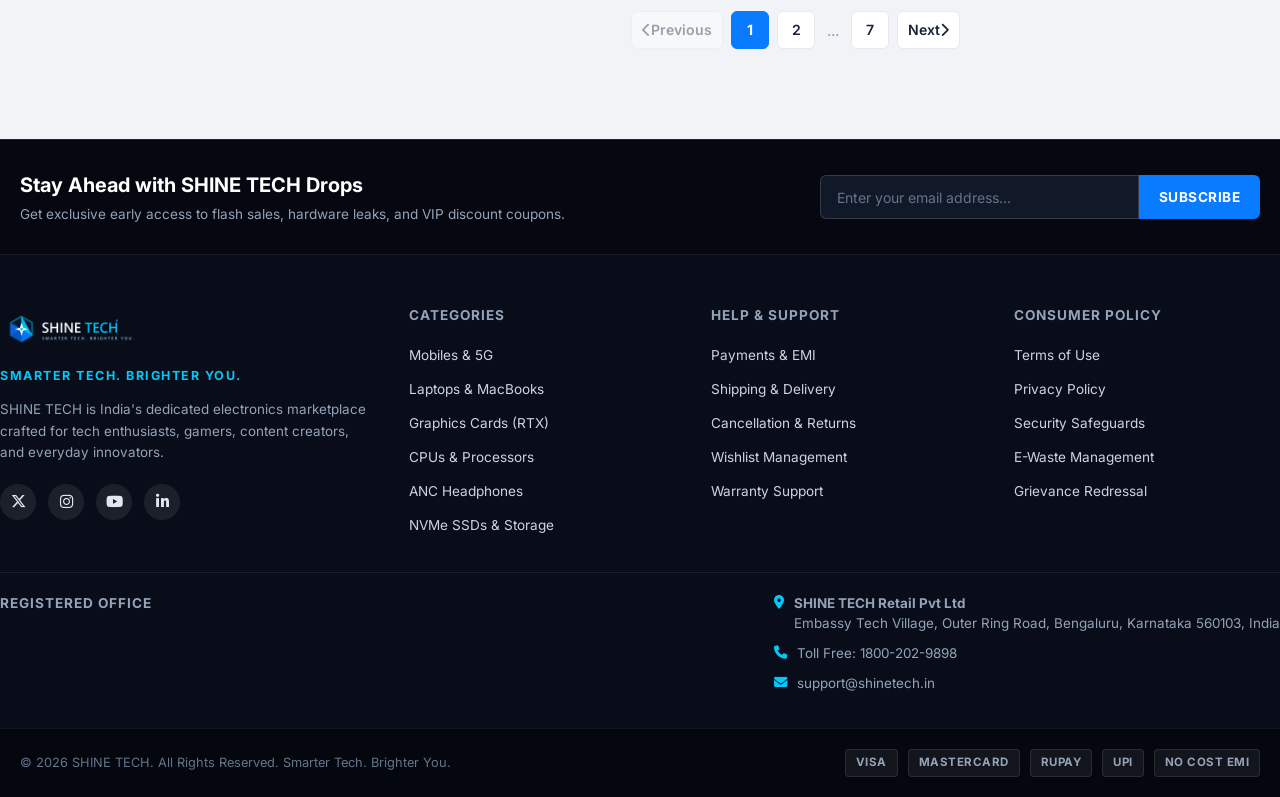
<file: pages/products.html>
<!DOCTYPE html>
<html lang="en">
<head>
  <meta charset="UTF-8" />
  <meta name="viewport" content="width=device-width, initial-scale=1.0" />
  <title>Electronics Catalog &amp; PC Hardware | SHINE TECH</title>
  <meta name="description" content="Explore genuine mobiles, laptops, graphics cards, PC components, and audio gear with Flipkart-style filters, customer reviews, and fast delivery at SHINE TECH." />
  <link rel="icon" type="image/png" href="../assets/images/favicon.png" />

  <!-- Fonts & Icons -->
  <link rel="preconnect" href="https://fonts.googleapis.com" />
  <link rel="preconnect" href="https://fonts.gstatic.com" crossorigin />
  <link href="https://fonts.googleapis.com/css2?family=Inter:wght@400;500;600;700;800&display=swap" rel="stylesheet" />
  <link rel="stylesheet" href="https://cdnjs.cloudflare.com/ajax/libs/font-awesome/6.5.1/css/all.min.css" />

  <!-- Stylesheets -->
  <link rel="stylesheet" href="../css/style.css?v=1.2" />
  <link rel="stylesheet" href="../css/responsive.css?v=1.2" />

  <style>
    .card-image-box {
      width: 100% !important;
      height: 175px !important;
      display: flex !important;
      align-items: center !important;
      justify-content: center !important;
      position: relative !important;
      padding: 10px !important;
      margin-bottom: 12px !important;
      background: #FDFEFE !important;
      overflow: hidden !important;
      border-radius: 6px !important;
    }
    .card-image-box > a {
      display: flex !important;
      align-items: center !important;
      justify-content: center !important;
      width: 100% !important;
      height: 100% !important;
      max-height: 100% !important;
      text-decoration: none !important;
      overflow: hidden !important;
    }
    .card-image-box img,
    .card-image-box .card-image,
    .card-image {
      max-width: 100% !important;
      max-height: 100% !important;
      width: auto !important;
      height: 100% !important;
      object-fit: contain !important;
      display: block !important;
      margin: 0 auto !important;
    }
  </style>
</head>
<body>

  <!-- Top Announcement Bar -->
  <aside class="announcement-bar" aria-label="Offers announcement">
    <div class="container announcement-content">
      <div class="announcement-left">
        <span class="announcement-badge">⚡ ASSURED GENUINE</span>
        <span class="announcement-text">
          100% Brand Sealed Tech with Official Manufacturer Warranty &amp; Express Delivery
        </span>
      </div>
      <div class="announcement-right">
        <a href="../index.html" class="announcement-link"><i class="fa-solid fa-house"></i> Home</a>
        <a href="../index.html#footerContact" class="announcement-link"><i class="fa-solid fa-headset"></i> 24/7 Tech Support</a>
        <a href="cart.html" class="announcement-link"><i class="fa-solid fa-truck-fast"></i> Track Order</a>
      </div>
    </div>
  </aside>

  <!-- Sticky Branded Header -->
  <header class="site-header">
    <div class="container navbar-container">
      
      <!-- Brand Logo -->
      <a href="../index.html" class="brand-link" aria-label="SHINE TECH Home">
        <img src="../assets/images/shine-tech-logo.png" alt="SHINE TECH - Smarter Tech. Brighter You." class="brand-logo-img" />
      </a>

      <!-- Search Bar -->
      <div class="header-search">
        <form class="search-form" id="searchForm" role="search">
          <select class="search-category-select" id="searchCategorySelect" aria-label="Search Category">
            <option value="all">All Categories</option>
          </select>
          <input type="text" 
                 class="search-input" 
                 id="searchInput" 
                 placeholder="Search for Mobiles, RTX 4080, M3 Pro, Sony ANC..." 
                 autocomplete="off" 
                 aria-label="Search products" />
          <button type="submit" class="search-btn" aria-label="Submit Search">
            <i class="fa-solid fa-magnifying-glass"></i>
          </button>
        </form>
        <div class="search-suggestions-dropdown" id="searchSuggestionsDropdown"></div>
      </div>

      <!-- Action Controls -->
      <div class="header-actions">
        
        <!-- Account Dropdown -->
        <div class="account-control">
          <button class="account-btn" aria-haspopup="true" aria-expanded="false">
            <i class="fa-solid fa-user-circle"></i>
            <span>Account</span>
            <i class="fa-solid fa-angle-down"></i>
          </button>
          <div class="account-dropdown-menu">
            <div class="account-dropdown-header">
              <span>Welcome to SHINE TECH</span>
              <strong>Demo Customer</strong>
            </div>
            <a href="cart.html" class="account-dropdown-item">
              <i class="fa-solid fa-box-open"></i> My Orders
            </a>
            <a href="wishlist.html" class="account-dropdown-item">
              <i class="fa-solid fa-heart"></i> My Wishlist
            </a>
            <a href="products.html?filter=trending" class="account-dropdown-item">
              <i class="fa-solid fa-bolt"></i> Trending Gadgets
            </a>
            <a href="../index.html#footerContact" class="account-dropdown-item">
              <i class="fa-solid fa-circle-question"></i> Customer Care
            </a>
          </div>
        </div>

        <!-- Wishlist -->
        <a href="wishlist.html" class="nav-action-link wishlist-link" aria-label="Wishlist">
          <div class="icon-badge-wrapper">
            <i class="fa-solid fa-heart"></i>
            <span class="counter-badge" id="headerWishlistCount" style="display: none;">0</span>
          </div>
          <span>Wishlist</span>
        </a>

        <!-- Cart -->
        <a href="cart.html" class="nav-action-link cart-link" aria-label="Shopping Cart">
          <div class="icon-badge-wrapper">
            <i class="fa-solid fa-cart-shopping"></i>
            <span class="counter-badge" id="headerCartCount" style="display: none;">0</span>
          </div>
          <span>Cart</span>
        </a>

        <!-- Mobile Menu Toggle Button -->
        <button class="mobile-menu-toggle" id="mobileMenuToggle" aria-label="Open Mobile Menu">
          <i class="fa-solid fa-bars"></i>
        </button>

      </div>
    </div>
  </header>

  <!-- Horizontal Category Strip (Flipkart style) -->
  <nav class="category-nav-bar" aria-label="Catalog Categories">
    <div class="container category-nav-container" id="categoryNavContainer">
      <!-- Injected via JS -->
    </div>
  </nav>

  <!-- Catalog View Main Container -->
  <div class="container">
    
    <!-- Breadcrumb -->
    <nav class="catalog-breadcrumb" aria-label="Breadcrumb navigation">
      <a href="../index.html"><i class="fa-solid fa-house"></i> Home</a>
      <i class="fa-solid fa-angle-right"></i>
      <a href="products.html">Electronics</a>
      <i class="fa-solid fa-angle-right"></i>
      <span class="current-crumb" id="catalogCategoryCrumb">All Products</span>
    </nav>

    <div class="catalog-layout">
      
      <!-- Left Filter Sidebar -->
      <aside class="catalog-sidebar" aria-label="Product Filters">
        
        <div class="sidebar-header">
          <h2>
            <i class="fa-solid fa-sliders"></i> Filters
            <span class="active-filter-badge" id="activeFilterBadge" style="display: none;">0</span>
          </h2>
          <button class="clear-all-filters-btn" onclick="resetAllFilters()">CLEAR ALL</button>
        </div>

        <!-- 1. Categories Section -->
        <div class="filter-section">
          <div class="filter-section-header" onclick="toggleFilterSection(this)">
            <span class="filter-section-title">CATEGORIES</span>
            <i class="fa-solid fa-chevron-down filter-section-toggle"></i>
          </div>
          <div class="filter-section-content">
            <div class="category-filter-list" id="categoryFilterList">
              <!-- Rendered by js/products-page.js -->
            </div>
          </div>
        </div>

        <!-- 2. Brand Section (Multi-checkbox) -->
        <div class="filter-section">
          <div class="filter-section-header" onclick="toggleFilterSection(this)">
            <span class="filter-section-title">BRAND</span>
            <i class="fa-solid fa-chevron-down filter-section-toggle"></i>
          </div>
          <div class="filter-section-content">
            <div class="brand-search-box">
              <i class="fa-solid fa-magnifying-glass"></i>
              <input type="text" class="brand-search-input" id="brandSearchInput" placeholder="Search Brands (Apple, Sony, ASUS...)" />
            </div>
            <div class="brand-filter-list" id="brandFilterList">
              <!-- Rendered by js/products-page.js -->
            </div>
          </div>
        </div>

        <!-- 3. Price Filter Section -->
        <div class="filter-section">
          <div class="filter-section-header" onclick="toggleFilterSection(this)">
            <span class="filter-section-title">PRICE RANGE</span>
            <i class="fa-solid fa-chevron-down filter-section-toggle"></i>
          </div>
          <div class="filter-section-content">
            <div class="price-range-container">
              <input type="range" class="price-slider-input" id="priceSlider" min="500" max="250000" step="1000" value="250000" />
              
              <div class="price-inputs-row">
                <div class="price-input-wrapper">
                  <span>₹</span>
                  <input type="number" class="price-num-input" id="priceMinInput" value="0" min="0" max="250000" />
                </div>
                <span style="color: #94A3B8; font-size: 0.8rem;">to</span>
                <div class="price-input-wrapper">
                  <span>₹</span>
                  <input type="number" class="price-num-input" id="priceMaxInput" value="250000" min="500" max="250000" />
                </div>
                <button class="btn-primary" id="priceApplyBtn" style="padding: 0 10px; height: 34px; font-size: 0.75rem;">
                  GO
                </button>
              </div>

              <!-- Quick Presets -->
              <div class="price-presets-pills">
                <button class="price-pill-btn" onclick="setPricePreset(0, 5000, this)">Under ₹5K</button>
                <button class="price-pill-btn" onclick="setPricePreset(5000, 20000, this)">₹5K - ₹20K</button>
                <button class="price-pill-btn" onclick="setPricePreset(20000, 60000, this)">₹20K - ₹60K</button>
                <button class="price-pill-btn" onclick="setPricePreset(60000, 120000, this)">₹60K - ₹1.2L</button>
                <button class="price-pill-btn" onclick="setPricePreset(120000, 250000, this)">Above ₹1.2L</button>
              </div>
            </div>
          </div>
        </div>

        <!-- 4. Customer Rating Section -->
        <div class="filter-section">
          <div class="filter-section-header" onclick="toggleFilterSection(this)">
            <span class="filter-section-title">CUSTOMER RATINGS</span>
            <i class="fa-solid fa-chevron-down filter-section-toggle"></i>
          </div>
          <div class="filter-section-content">
            <div class="rating-filter-list">
              <label class="rating-filter-item">
                <input type="radio" name="ratingRadio" value="0" checked onchange="setMinRating(0)" />
                <span>All Ratings</span>
              </label>
              <label class="rating-filter-item">
                <input type="radio" name="ratingRadio" value="4.5" onchange="setMinRating(4.5)" />
                <span class="stars-badge-pill">4.5 <i class="fa-solid fa-star"></i></span>
                <span style="font-size: 0.8rem; color: #64748B;">&amp; above</span>
              </label>
              <label class="rating-filter-item">
                <input type="radio" name="ratingRadio" value="4.0" onchange="setMinRating(4.0)" />
                <span class="stars-badge-pill">4.0 <i class="fa-solid fa-star"></i></span>
                <span style="font-size: 0.8rem; color: #64748B;">&amp; above</span>
              </label>
              <label class="rating-filter-item">
                <input type="radio" name="ratingRadio" value="3.5" onchange="setMinRating(3.5)" />
                <span class="stars-badge-pill" style="background: #F59E0B;">3.5 <i class="fa-solid fa-star"></i></span>
                <span style="font-size: 0.8rem; color: #64748B;">&amp; above</span>
              </label>
            </div>
          </div>
        </div>

        <!-- 5. Discount Section -->
        <div class="filter-section">
          <div class="filter-section-header" onclick="toggleFilterSection(this)">
            <span class="filter-section-title">DISCOUNT</span>
            <i class="fa-solid fa-chevron-down filter-section-toggle"></i>
          </div>
          <div class="filter-section-content">
            <div class="discount-filter-list">
              <label class="filter-checkbox-label">
                <input type="radio" name="discountRadio" value="0" checked onchange="setMinDiscount(0)" />
                <span>All Items</span>
              </label>
              <label class="filter-checkbox-label">
                <input type="radio" name="discountRadio" value="10" onchange="setMinDiscount(10)" />
                <span>10% or more</span>
              </label>
              <label class="filter-checkbox-label">
                <input type="radio" name="discountRadio" value="20" onchange="setMinDiscount(20)" />
                <span>20% or more</span>
              </label>
              <label class="filter-checkbox-label">
                <input type="radio" name="discountRadio" value="30" onchange="setMinDiscount(30)" />
                <span>30% or more</span>
              </label>
              <label class="filter-checkbox-label">
                <input type="radio" name="discountRadio" value="50" onchange="setMinDiscount(50)" />
                <span>50% or more (Mega Deals)</span>
              </label>
            </div>
          </div>
        </div>

        <!-- 6. In-Stock & Assurance Section -->
        <div class="filter-section">
          <div class="filter-section-header" onclick="toggleFilterSection(this)">
            <span class="filter-section-title">AVAILABILITY &amp; BADGES</span>
            <i class="fa-solid fa-chevron-down filter-section-toggle"></i>
          </div>
          <div class="filter-section-content">
            <div class="in-stock-toggle-box">
              <label for="inStockToggle">In Stock Only</label>
              <input type="checkbox" id="inStockToggle" onchange="toggleInStockFilter(this.checked)" />
            </div>
            <div class="in-stock-toggle-box" style="padding-top: 0;">
              <label for="shineAssuredToggle">
                <span style="color: var(--color-blue); font-weight: 700;">SHINE</span> Assured Only
              </label>
              <input type="checkbox" id="shineAssuredToggle" onchange="toggleShineAssuredFilter(this.checked)" />
            </div>
          </div>
        </div>

      </aside>

      <!-- Right Main Column (Catalog Results) -->
      <main class="catalog-main">
        
        <!-- Top Catalog Bar -->
        <div class="catalog-top-bar">
          <div class="catalog-title-row">
            <div>
              <h1 class="catalog-page-heading" id="catalogPageHeading">
                All Electronics &amp; Hardware
              </h1>
              <span class="catalog-result-count" id="catalogResultCount">
                Loading products catalog...
              </span>
            </div>

            <!-- View Mode Switcher -->
            <div class="catalog-meta-info">
              <div class="view-mode-buttons">
                <button class="view-mode-btn active" data-mode="grid" onclick="setViewMode('grid')" title="Grid View" aria-label="Grid view">
                  <i class="fa-solid fa-table-cells-large"></i>
                </button>
                <button class="view-mode-btn" data-mode="list" onclick="setViewMode('list')" title="List View" aria-label="List view">
                  <i class="fa-solid fa-list"></i>
                </button>
              </div>
            </div>
          </div>

          <!-- Flipkart-Style Horizontal Sort Tabs -->
          <div class="sort-tabs-container">
            <span class="sort-label-text">Sort By</span>
            <button class="sort-tab-btn active" data-sort="relevance" onclick="setSortOrder('relevance')">Relevance</button>
            <button class="sort-tab-btn" data-sort="popularity" onclick="setSortOrder('popularity')">Popularity</button>
            <button class="sort-tab-btn" data-sort="price-asc" onclick="setSortOrder('price-asc')">Price -- Low to High</button>
            <button class="sort-tab-btn" data-sort="price-desc" onclick="setSortOrder('price-desc')">Price -- High to Low</button>
            <button class="sort-tab-btn" data-sort="rating" onclick="setSortOrder('rating')">Customer Rating</button>
            <button class="sort-tab-btn" data-sort="discount" onclick="setSortOrder('discount')">Discount</button>
            <button class="sort-tab-btn" data-sort="newest" onclick="setSortOrder('newest')">Newest First</button>
          </div>

          <!-- Active Filter Chips Strip -->
          <div class="active-chips-strip" id="activeChipsContainer" style="display: none;"></div>
        </div>

        <!-- Products Area (Grid / List) -->
        <section id="productsDisplayArea" class="products-grid">
          <!-- Rendered dynamically by js/products-page.js -->
        </section>

        <!-- Pagination Navigation -->
        <nav class="pagination-container" id="paginationContainer" aria-label="Catalog Pagination">
          <!-- Rendered dynamically by js/products-page.js -->
        </nav>

      </main>

    </div>
  </div>

  <!-- Mobile Bottom Sticky Sort / Filter Bar -->
  <div class="mobile-bottom-filter-bar">
    <button class="mobile-filter-bar-btn" onclick="openMobileSortModal()">
      <i class="fa-solid fa-arrow-down-short-wide"></i> SORT
    </button>
    <button class="mobile-filter-bar-btn" id="mobileFilterOpenBtn">
      <i class="fa-solid fa-sliders"></i> FILTER
    </button>
  </div>

  <!-- Mobile Filter Slide-Over Drawer -->
  <div class="mobile-drawer-backdrop" id="mobileDrawerBackdrop"></div>
  <aside class="mobile-filter-drawer" id="mobileFilterDrawer" aria-label="Mobile Filters Drawer">
    <div class="mobile-filter-drawer-header">
      <h3 style="font-size: 1.05rem; font-weight: 800;"><i class="fa-solid fa-sliders"></i> Filters</h3>
      <button class="drawer-close-btn" id="mobileFilterCloseBtn" aria-label="Close filters">
        <i class="fa-solid fa-xmark"></i>
      </button>
    </div>
    <div class="mobile-filter-drawer-body" id="mobileFilterDrawerBody">
      <!-- Cloned from desktop sidebar dynamically -->
    </div>
    <div class="mobile-filter-drawer-footer">
      <button class="btn-secondary" style="flex: 1; justify-content: center; color: var(--color-text-main);" onclick="resetAllFilters()">
        CLEAR
      </button>
      <button class="btn-primary" style="flex: 1; justify-content: center;" onclick="document.getElementById('mobileFilterCloseBtn').click()">
        APPLY
      </button>
    </div>
  </aside>

  <!-- Mobile Drawer Menu (Navbar) -->
  <aside class="mobile-nav-drawer" id="mobileNavDrawer" aria-label="Mobile Navigation Drawer">
    <div class="drawer-header">
      <img src="../assets/images/shine-tech-logo.png" alt="SHINE TECH" class="drawer-logo" />
      <button class="drawer-close-btn" id="drawerCloseBtn" aria-label="Close menu">
        <i class="fa-solid fa-xmark"></i>
      </button>
    </div>
    <div class="drawer-user-card">
      <div class="drawer-user-avatar"><i class="fa-solid fa-user"></i></div>
      <div class="drawer-user-info">
        <strong>Hello, Tech Explorer</strong>
        <span>Welcome to SHINE TECH</span>
      </div>
    </div>
    <div class="drawer-section-title">Shop by Category</div>
    <nav class="drawer-nav-list" id="drawerNavList"></nav>
  </aside>

  <!-- Professional Marketplace Footer -->
  <footer class="site-footer" style="margin-top: 50px;">
    
    <!-- Newsletter Strip -->
    <div class="footer-newsletter-strip">
      <div class="container newsletter-content">
        <div class="newsletter-text">
          <h3>Stay Ahead with SHINE TECH Drops</h3>
          <p>Get exclusive early access to flash sales, hardware leaks, and VIP discount coupons.</p>
        </div>
        <form class="newsletter-form" onsubmit="event.preventDefault(); showToast('Subscribed to SHINE TECH Insights!', 'success'); this.reset();">
          <input type="email" class="newsletter-input" placeholder="Enter your email address..." required aria-label="Email" />
          <button type="submit" class="newsletter-btn">SUBSCRIBE</button>
        </form>
      </div>
    </div>

    <!-- Main Footer Links Grid -->
    <div class="container footer-main">
      <div class="footer-grid">
        
        <div class="footer-col footer-brand-info">
          <img src="../assets/images/shine-tech-logo.png" alt="SHINE TECH" class="footer-logo" />
          <div class="footer-tagline">SMARTER TECH. BRIGHTER YOU.</div>
          <p class="footer-about-text">
            SHINE TECH is India's dedicated electronics marketplace crafted for tech enthusiasts, gamers, content creators, and everyday innovators.
          </p>
          <div class="footer-social-links">
            <a href="#" class="social-icon-btn" aria-label="Twitter"><i class="fa-brands fa-x-twitter"></i></a>
            <a href="#" class="social-icon-btn" aria-label="Instagram"><i class="fa-brands fa-instagram"></i></a>
            <a href="#" class="social-icon-btn" aria-label="YouTube"><i class="fa-brands fa-youtube"></i></a>
            <a href="#" class="social-icon-btn" aria-label="LinkedIn"><i class="fa-brands fa-linkedin-in"></i></a>
          </div>
        </div>

        <div class="footer-col">
          <h4 class="footer-column-title">CATEGORIES</h4>
          <ul class="footer-links-list">
            <li><a href="products.html?category=mobiles" class="footer-link">Mobiles &amp; 5G</a></li>
            <li><a href="products.html?category=laptops" class="footer-link">Laptops &amp; MacBooks</a></li>
            <li><a href="products.html?category=gpus" class="footer-link">Graphics Cards (RTX)</a></li>
            <li><a href="products.html?category=cpus" class="footer-link">CPUs &amp; Processors</a></li>
            <li><a href="products.html?category=headphones" class="footer-link">ANC Headphones</a></li>
            <li><a href="products.html?category=ssds" class="footer-link">NVMe SSDs &amp; Storage</a></li>
          </ul>
        </div>

        <div class="footer-col">
          <h4 class="footer-column-title">HELP &amp; SUPPORT</h4>
          <ul class="footer-links-list">
            <li><a href="cart.html" class="footer-link">Payments &amp; EMI</a></li>
            <li><a href="cart.html" class="footer-link">Shipping &amp; Delivery</a></li>
            <li><a href="products.html" class="footer-link">Cancellation &amp; Returns</a></li>
            <li><a href="wishlist.html" class="footer-link">Wishlist Management</a></li>
            <li><a href="../index.html#footerContact" class="footer-link">Warranty Support</a></li>
          </ul>
        </div>

        <div class="footer-col">
          <h4 class="footer-column-title">CONSUMER POLICY</h4>
          <ul class="footer-links-list">
            <li><a href="#" class="footer-link">Terms of Use</a></li>
            <li><a href="#" class="footer-link">Privacy Policy</a></li>
            <li><a href="#" class="footer-link">Security Safeguards</a></li>
            <li><a href="#" class="footer-link">E-Waste Management</a></li>
            <li><a href="#" class="footer-link">Grievance Redressal</a></li>
          </ul>
        </div>

        <div class="footer-col">
          <h4 class="footer-column-title">REGISTERED OFFICE</h4>
          <div class="footer-contact-info">
            <div class="contact-item">
              <i class="fa-solid fa-location-dot"></i>
              <span>
                <strong>SHINE TECH Retail Pvt Ltd</strong><br />
                Embassy Tech Village, Outer Ring Road, Bengaluru, Karnataka 560103, India
              </span>
            </div>
            <div class="contact-item">
              <i class="fa-solid fa-phone"></i>
              <span>Toll Free: 1800-202-9898</span>
            </div>
            <div class="contact-item">
              <i class="fa-solid fa-envelope"></i>
              <span>support@shinetech.in</span>
            </div>
          </div>
        </div>

      </div>
    </div>

    <!-- Bottom Bar -->
    <div class="footer-bottom">
      <div class="container footer-bottom-content">
        <div class="copyright-text">
          &copy; 2026 SHINE TECH. All Rights Reserved. Smarter Tech. Brighter You.
        </div>
        <div class="payment-methods-strip">
          <span class="payment-method-pill">VISA</span>
          <span class="payment-method-pill">MASTERCARD</span>
          <span class="payment-method-pill">RUPAY</span>
          <span class="payment-method-pill">UPI</span>
          <span class="payment-method-pill">NO COST EMI</span>
        </div>
      </div>
    </div>
  </footer>

  <!-- Scripts -->
  <script src="../js/products.js?v=1.2"></script>
  <script src="../js/app.js?v=1.2"></script>
  <script src="../js/products-page.js?v=1.2"></script>
  <script>
    // Hydrate Category Navigation Strip on Products Page
    document.addEventListener('DOMContentLoaded', () => {
      const catContainer = document.getElementById('categoryNavContainer');
      const drawerNavList = document.getElementById('drawerNavList');

      if (typeof SHINE_CATEGORIES !== 'undefined' && catContainer) {
        catContainer.innerHTML = SHINE_CATEGORIES.map(cat => `
          <a href="products.html?category=${cat.id}" class="category-nav-item" title="${cat.banner}">
            <div class="category-nav-icon"><i class="${cat.icon}"></i></div>
            <span class="category-nav-label">${cat.name}</span>
          </a>
        `).join('');
      }

      if (typeof SHINE_CATEGORIES !== 'undefined' && drawerNavList) {
        drawerNavList.innerHTML = SHINE_CATEGORIES.map(cat => `
          <a href="products.html?category=${cat.id}" class="drawer-nav-item">
            <i class="${cat.icon}"></i>
            <span>${cat.name}</span>
          </a>
        `).join('') + `
          <div class="drawer-section-title">My Account</div>
          <a href="cart.html" class="drawer-nav-item"><i class="fa-solid fa-cart-shopping"></i> Cart</a>
          <a href="wishlist.html" class="drawer-nav-item"><i class="fa-solid fa-heart"></i> Wishlist</a>
        `;
      }
    });

    // Mobile Sort Selection Modal
    function openMobileSortModal() {
      const currentSort = catalogState.sort;
      const modal = document.createElement('div');
      modal.className = 'modal-overlay active';
      modal.innerHTML = `
        <div style="background: #FFFFFF; border-radius: 16px 16px 0 0; width: 100%; max-width: 450px; position: fixed; bottom: 0; padding: 20px; box-shadow: 0 -10px 30px rgba(0,0,0,0.2);">
          <div style="display: flex; justify-content: space-between; align-items: center; margin-bottom: 16px; border-bottom: 1px solid var(--color-border); padding-bottom: 12px;">
            <h3 style="font-size: 1rem; font-weight: 800;">SORT BY</h3>
            <button style="font-size: 1.2rem;" onclick="this.closest('.modal-overlay').remove()"><i class="fa-solid fa-xmark"></i></button>
          </div>
          <div style="display: flex; flex-direction: column; gap: 8px;">
            ${[
              { id: 'relevance', label: 'Relevance' },
              { id: 'popularity', label: 'Popularity' },
              { id: 'price-asc', label: 'Price -- Low to High' },
              { id: 'price-desc', label: 'Price -- High to Low' },
              { id: 'rating', label: 'Customer Rating' },
              { id: 'discount', label: 'Discount' },
              { id: 'newest', label: 'Newest First' }
            ].map(s => `
              <label style="display: flex; align-items: center; justify-content: space-between; padding: 10px; cursor: pointer; border-radius: 6px; ${s.id === currentSort ? 'background: #F0F6FF; color: var(--color-blue); font-weight: 700;' : ''}">
                <span>${s.label}</span>
                <input type="radio" name="mobileSortOption" value="${s.id}" ${s.id === currentSort ? 'checked' : ''} 
                       onchange="setSortOrder('${s.id}'); document.querySelector('.modal-overlay').remove();" />
              </label>
            `).join('')}
          </div>
        </div>
      `;
      modal.addEventListener('click', (e) => {
        if (e.target === modal) modal.remove();
      });
      document.body.appendChild(modal);
    }
  </script>
</body>
</html>
</file>
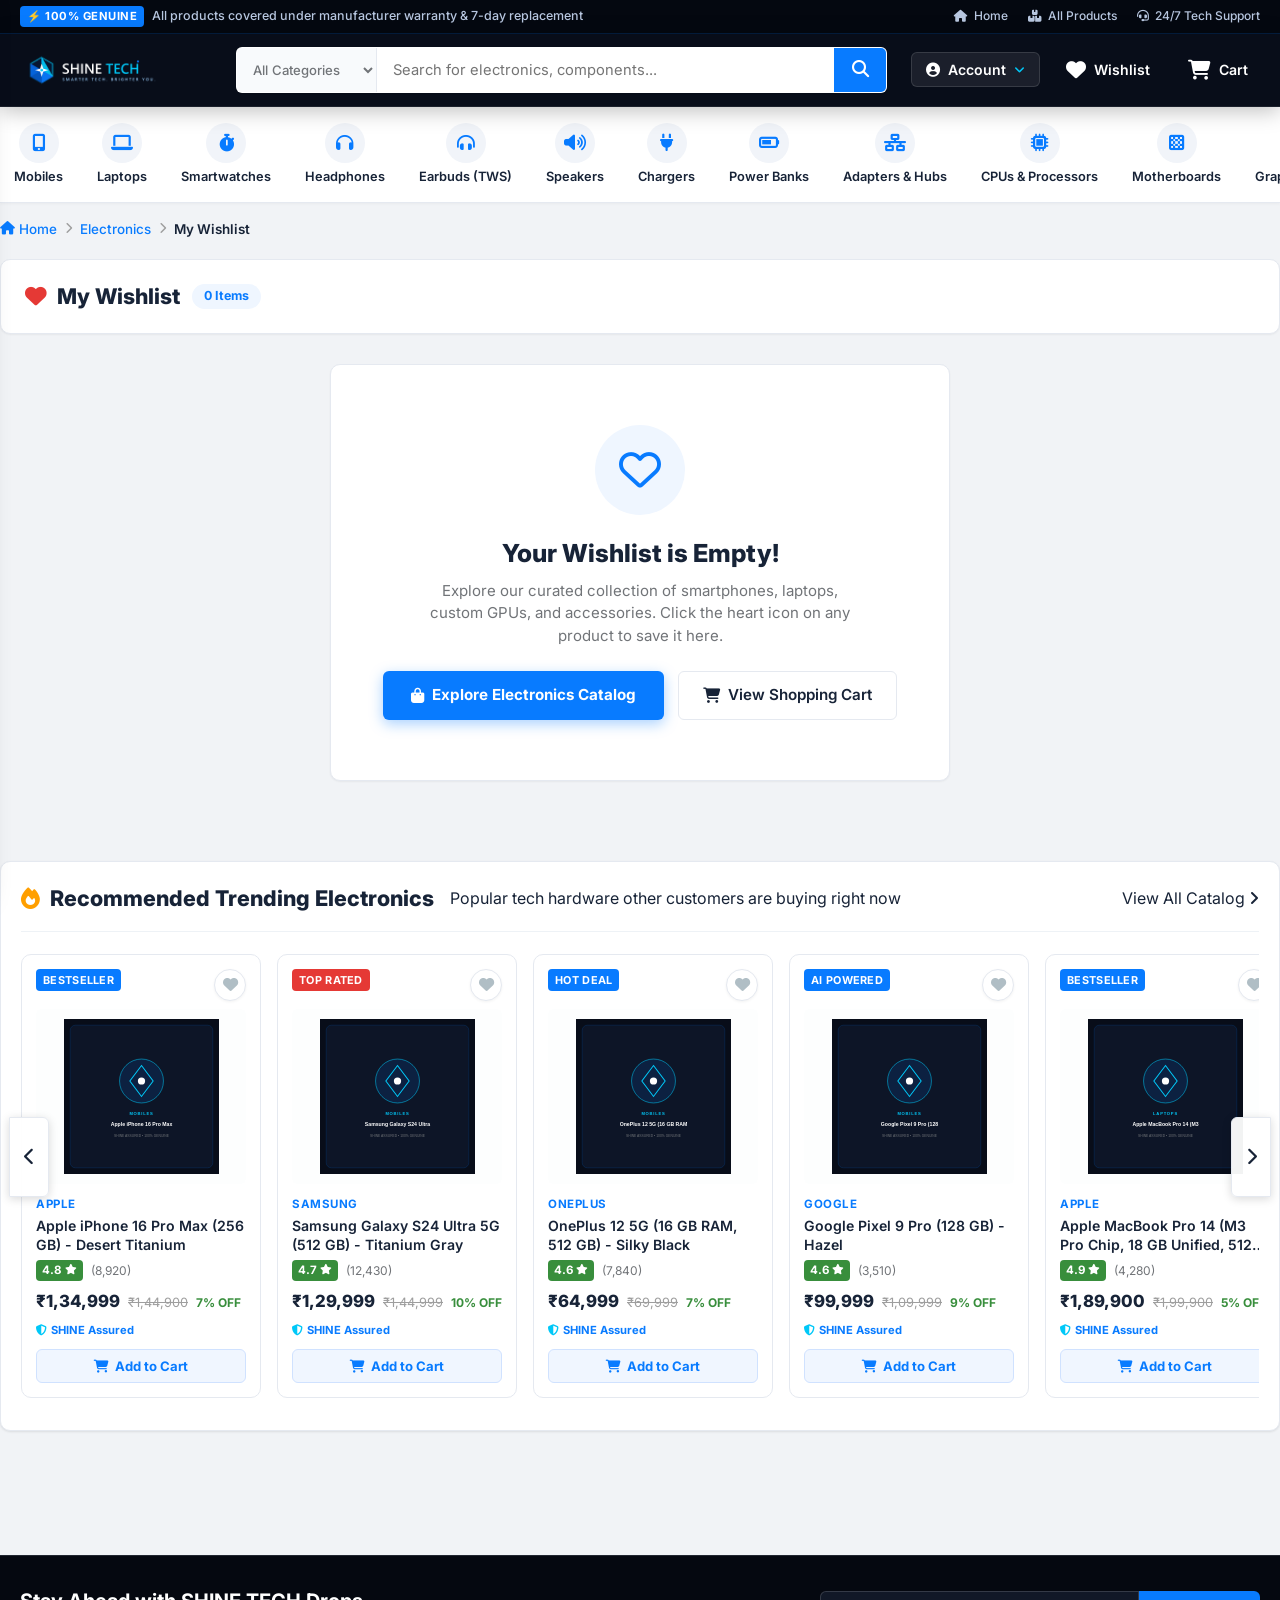
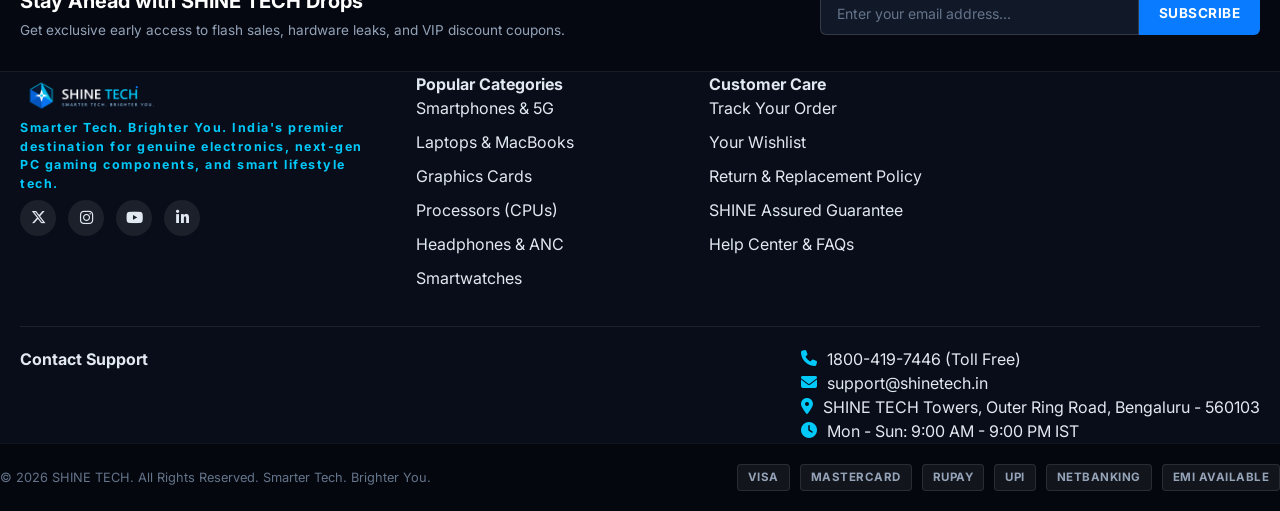
<file: pages/wishlist.html>
<!DOCTYPE html>
<html lang="en">
<head>
  <meta charset="UTF-8" />
  <meta name="viewport" content="width=device-width, initial-scale=1.0" />
  <title>My Wishlist | SHINE TECH</title>
  <meta name="description" content="View and manage your saved electronics, laptops, flagship smartphones, and PC hardware on SHINE TECH." />
  <link rel="icon" type="image/png" href="../assets/images/favicon.png" />

  <!-- Google Fonts: Inter -->
  <link rel="preconnect" href="https://fonts.googleapis.com" />
  <link rel="preconnect" href="https://fonts.gstatic.com" crossorigin />
  <link href="https://fonts.googleapis.com/css2?family=Inter:wght@400;500;600;700;800&display=swap" rel="stylesheet" />

  <!-- Font Awesome 6 -->
  <link rel="stylesheet" href="https://cdnjs.cloudflare.com/ajax/libs/font-awesome/6.5.1/css/all.min.css" />

  <!-- Master Stylesheets -->
  <link rel="stylesheet" href="../css/style.css?v=1.1" />
  <link rel="stylesheet" href="../css/responsive.css?v=1.1" />
</head>
<body>

  <!-- Top Announcement Bar -->
  <aside class="announcement-bar">
    <div class="container announcement-content">
      <div class="announcement-left">
        <span class="announcement-badge">⚡ 100% GENUINE</span>
        <span class="announcement-text">All products covered under manufacturer warranty &amp; 7-day replacement</span>
      </div>
      <div class="announcement-right">
        <a href="../index.html" class="announcement-link"><i class="fa-solid fa-house"></i> Home</a>
        <a href="products.html" class="announcement-link"><i class="fa-solid fa-boxes-stacked"></i> All Products</a>
        <a href="../index.html#footerContact" class="announcement-link"><i class="fa-solid fa-headset"></i> 24/7 Tech Support</a>
      </div>
    </div>
  </aside>

  <!-- Sticky Branded Header -->
  <header class="site-header">
    <div class="container navbar-container">
      
      <!-- Brand Logo -->
      <a href="../index.html" class="brand-link" aria-label="SHINE TECH Home">
        <img src="../assets/images/shine-tech-logo.png" alt="SHINE TECH - Smarter Tech. Brighter You." class="brand-logo-img" />
      </a>

      <!-- Search Bar -->
      <div class="header-search">
        <form class="search-form" id="searchForm" role="search">
          <select class="search-category-select" id="searchCategorySelect" aria-label="Search Category">
            <option value="all">All Categories</option>
          </select>
          <input type="text" 
                 class="search-input" 
                 id="searchInput" 
                 placeholder="Search for electronics, components..." 
                 autocomplete="off" 
                 aria-label="Search products" />
          <button type="submit" class="search-btn" aria-label="Submit Search">
            <i class="fa-solid fa-magnifying-glass"></i>
          </button>
        </form>
        <div class="search-suggestions-dropdown" id="searchSuggestionsDropdown"></div>
      </div>

      <!-- Action Controls -->
      <div class="header-actions">
        
        <!-- Account Dropdown -->
        <div class="account-control">
          <button class="account-btn" aria-haspopup="true" aria-expanded="false">
            <i class="fa-solid fa-user-circle"></i>
            <span>Account</span>
            <i class="fa-solid fa-angle-down"></i>
          </button>
          <div class="account-dropdown-menu">
            <div class="account-dropdown-header">
              <span>Welcome to SHINE TECH</span>
              <strong>Demo Customer</strong>
            </div>
            <a href="cart.html" class="account-dropdown-item">
              <i class="fa-solid fa-box-open"></i> My Orders
            </a>
            <a href="wishlist.html" class="account-dropdown-item active">
              <i class="fa-solid fa-heart"></i> My Wishlist
            </a>
            <a href="products.html?filter=trending" class="account-dropdown-item">
              <i class="fa-solid fa-bolt"></i> Trending Gadgets
            </a>
            <a href="../index.html#footerContact" class="account-dropdown-item">
              <i class="fa-solid fa-circle-question"></i> Customer Care
            </a>
          </div>
        </div>

        <!-- Wishlist -->
        <a href="wishlist.html" class="nav-action-link wishlist-link active" aria-label="Wishlist">
          <div class="icon-badge-wrapper">
            <i class="fa-solid fa-heart"></i>
            <span class="counter-badge" id="headerWishlistCount" style="display: none;">0</span>
          </div>
          <span>Wishlist</span>
        </a>

        <!-- Cart -->
        <a href="cart.html" class="nav-action-link cart-link" aria-label="Shopping Cart">
          <div class="icon-badge-wrapper">
            <i class="fa-solid fa-cart-shopping"></i>
            <span class="counter-badge" id="headerCartCount" style="display: none;">0</span>
          </div>
          <span>Cart</span>
        </a>

        <!-- Mobile Menu Toggle Button -->
        <button class="mobile-menu-toggle" id="mobileMenuToggle" aria-label="Open Mobile Menu">
          <i class="fa-solid fa-bars"></i>
        </button>

      </div>
    </div>
  </header>

  <!-- Horizontal Category Strip (Flipkart style) -->
  <nav class="category-nav-bar" aria-label="Catalog Categories">
    <div class="container category-nav-container" id="categoryNavContainer">
      <!-- Injected via JS -->
    </div>
  </nav>

  <!-- Mobile Drawer Backdrop -->
  <div class="mobile-drawer-backdrop" id="mobileDrawerBackdrop"></div>

  <!-- Mobile Navigation Drawer -->
  <aside class="mobile-nav-drawer" id="mobileNavDrawer" aria-label="Mobile Navigation Drawer">
    <div class="drawer-header">
      <img src="../assets/images/shine-tech-logo.png" alt="SHINE TECH" class="drawer-logo" />
      <button class="drawer-close-btn" id="drawerCloseBtn" aria-label="Close menu">
        <i class="fa-solid fa-xmark"></i>
      </button>
    </div>
    <div class="drawer-user-card">
      <div class="drawer-user-avatar"><i class="fa-solid fa-user"></i></div>
      <div class="drawer-user-info">
        <strong>Hello, Tech Explorer</strong>
        <span>Welcome to SHINE TECH</span>
      </div>
    </div>
    <div class="drawer-section-title">Shop by Category</div>
    <nav class="drawer-nav-list" id="drawerNavList"></nav>
  </aside>

  <!-- Main Wishlist Container -->
  <main class="container wishlist-page-wrapper">
    
    <!-- Breadcrumb -->
    <nav class="wishlist-breadcrumb" aria-label="Breadcrumb navigation">
      <a href="../index.html"><i class="fa-solid fa-house"></i> Home</a>
      <span class="crumb-sep"><i class="fa-solid fa-chevron-right"></i></span>
      <a href="products.html">Electronics</a>
      <span class="crumb-sep"><i class="fa-solid fa-chevron-right"></i></span>
      <span class="current-crumb">My Wishlist</span>
    </nav>

    <!-- Wishlist Header Bar -->
    <div class="wishlist-header-bar" id="wishlistHeaderBar">
      <div class="wishlist-title-group">
        <h1 class="wishlist-page-title">
          <i class="fa-solid fa-heart" style="color: var(--color-danger);"></i> My Wishlist
        </h1>
        <span class="wishlist-count-badge" id="wishlistCountBadge">0 Items</span>
      </div>

      <div class="wishlist-header-actions" id="wishlistActionsGroup" style="display: none;">
        <button class="btn-move-all-cart" id="moveAllCartBtn" onclick="handleMoveAllToCart()">
          <i class="fa-solid fa-cart-arrow-down"></i> Move All to Cart
        </button>
        <button class="btn-clear-wishlist" id="clearWishlistBtn" onclick="handleClearWishlist()">
          <i class="fa-solid fa-trash-can"></i> Clear Wishlist
        </button>
      </div>
    </div>

    <!-- Empty Wishlist State -->
    <div class="empty-wishlist-card" id="emptyWishlistState" style="display: none;">
      <div class="empty-wishlist-icon-circle">
        <i class="fa-regular fa-heart"></i>
      </div>
      <h2 class="empty-wishlist-title">Your Wishlist is Empty!</h2>
      <p class="empty-wishlist-desc">
        Explore our curated collection of smartphones, laptops, custom GPUs, and accessories. Click the heart icon on any product to save it here.
      </p>
      <div style="display: flex; justify-content: center; gap: 14px; flex-wrap: wrap;">
        <a href="products.html" class="btn-primary" style="padding: 12px 28px; font-size: 0.95rem;">
          <i class="fa-solid fa-bag-shopping"></i> Explore Electronics Catalog
        </a>
        <a href="cart.html" class="btn-secondary" style="padding: 12px 24px; font-size: 0.95rem; border-color: var(--color-border); color: var(--color-text-main);">
          <i class="fa-solid fa-cart-shopping"></i> View Shopping Cart
        </a>
      </div>
    </div>

    <!-- Wishlist Products Grid -->
    <div class="wishlist-products-grid" id="wishlistGrid">
      <!-- Dynamic Wishlist Cards injected by js/wishlist.js -->
    </div>

    <!-- Recommended Products Shelf -->
    <div class="section-shelf" id="recommendedSection" style="margin-top: 50px;">
      <div class="shelf-header">
        <div class="shelf-title-group">
          <h2 class="shelf-title">
            <i class="fa-solid fa-fire" style="color: #FF9F00;"></i> Recommended Trending Electronics
          </h2>
          <p class="shelf-subtitle">Popular tech hardware other customers are buying right now</p>
        </div>
        <a href="products.html" class="shelf-view-all">
          View All Catalog <i class="fa-solid fa-angle-right"></i>
        </a>
      </div>

      <div class="shelf-rail-wrapper">
        <button class="rail-arrow-btn left" id="wishlistRailPrevBtn" aria-label="Scroll left">
          <i class="fa-solid fa-chevron-left"></i>
        </button>
        <div class="shelf-rail" id="wishlistRecommendedRail"></div>
        <button class="rail-arrow-btn right" id="wishlistRailNextBtn" aria-label="Scroll right">
          <i class="fa-solid fa-chevron-right"></i>
        </button>
      </div>
    </div>

  </main>

  <!-- Professional Marketplace Footer -->
  <footer class="site-footer" style="margin-top: 50px;">
    
    <!-- Newsletter Strip -->
    <div class="footer-newsletter-strip">
      <div class="container newsletter-content">
        <div class="newsletter-text">
          <h3>Stay Ahead with SHINE TECH Drops</h3>
          <p>Get exclusive early access to flash sales, hardware leaks, and VIP discount coupons.</p>
        </div>
        <form class="newsletter-form" onsubmit="event.preventDefault(); showToast('Subscribed to SHINE TECH Insights!', 'success'); this.reset();">
          <input type="email" class="newsletter-input" placeholder="Enter your email address..." required aria-label="Email" />
          <button type="submit" class="newsletter-btn">SUBSCRIBE</button>
        </form>
      </div>
    </div>

    <!-- Main Footer Links Grid -->
    <div class="container footer-main-content">
      <div class="footer-grid">
        
        <!-- Col 1: Brand Info -->
        <div class="footer-col brand-col">
          <a href="../index.html" class="footer-logo-link">
            <img src="../assets/images/shine-tech-logo.png" alt="SHINE TECH" class="footer-logo" />
          </a>
          <p class="footer-tagline">
            Smarter Tech. Brighter You. India's premier destination for genuine electronics, next-gen PC gaming components, and smart lifestyle tech.
          </p>
          <div class="footer-social-links">
            <a href="#" class="social-icon-btn" aria-label="Twitter"><i class="fa-brands fa-x-twitter"></i></a>
            <a href="#" class="social-icon-btn" aria-label="Instagram"><i class="fa-brands fa-instagram"></i></a>
            <a href="#" class="social-icon-btn" aria-label="YouTube"><i class="fa-brands fa-youtube"></i></a>
            <a href="#" class="social-icon-btn" aria-label="LinkedIn"><i class="fa-brands fa-linkedin-in"></i></a>
          </div>
        </div>

        <!-- Col 2: Categories -->
        <div class="footer-col">
          <h4 class="footer-col-title">Popular Categories</h4>
          <ul class="footer-links-list">
            <li><a href="products.html?category=mobiles">Smartphones &amp; 5G</a></li>
            <li><a href="products.html?category=laptops">Laptops &amp; MacBooks</a></li>
            <li><a href="products.html?category=gpus">Graphics Cards</a></li>
            <li><a href="products.html?category=cpus">Processors (CPUs)</a></li>
            <li><a href="products.html?category=headphones">Headphones &amp; ANC</a></li>
            <li><a href="products.html?category=smartwatches">Smartwatches</a></li>
          </ul>
        </div>

        <!-- Col 3: Customer Care -->
        <div class="footer-col">
          <h4 class="footer-col-title">Customer Care</h4>
          <ul class="footer-links-list">
            <li><a href="cart.html">Track Your Order</a></li>
            <li><a href="wishlist.html">Your Wishlist</a></li>
            <li><a href="../index.html#footerContact">Return &amp; Replacement Policy</a></li>
            <li><a href="../index.html#footerContact">SHINE Assured Guarantee</a></li>
            <li><a href="../index.html#footerContact">Help Center &amp; FAQs</a></li>
          </ul>
        </div>

        <!-- Col 4: Contact & Support -->
        <div class="footer-col" id="footerContact">
          <h4 class="footer-col-title">Contact Support</h4>
          <div class="contact-info-block">
            <div class="contact-item">
              <i class="fa-solid fa-phone"></i>
              <span>1800-419-7446 (Toll Free)</span>
            </div>
            <div class="contact-item">
              <i class="fa-solid fa-envelope"></i>
              <span>support@shinetech.in</span>
            </div>
            <div class="contact-item">
              <i class="fa-solid fa-location-dot"></i>
              <span>SHINE TECH Towers, Outer Ring Road, Bengaluru - 560103</span>
            </div>
            <div class="contact-item">
              <i class="fa-solid fa-clock"></i>
              <span>Mon - Sun: 9:00 AM - 9:00 PM IST</span>
            </div>
          </div>
        </div>

      </div>
    </div>

    <!-- Bottom Copyright & Trust Strip -->
    <div class="container footer-bottom">
      <div class="footer-bottom-content">
        <div class="copyright-text">
          &copy; 2026 SHINE TECH. All Rights Reserved. Smarter Tech. Brighter You.
        </div>
        <div class="payment-methods-strip">
          <span class="payment-method-pill">VISA</span>
          <span class="payment-method-pill">MASTERCARD</span>
          <span class="payment-method-pill">RUPAY</span>
          <span class="payment-method-pill">UPI</span>
          <span class="payment-method-pill">NETBANKING</span>
          <span class="payment-method-pill">EMI AVAILABLE</span>
        </div>
      </div>
    </div>
  </footer>

  <!-- Scripts -->
  <script src="../js/products.js"></script>
  <script src="../js/app.js"></script>
  <script src="../js/wishlist.js"></script>
</body>
</html>
</file>
<file: css/style.css>
/* ==========================================================================
   SHINE TECH - Official Stylesheet (css/style.css)
   Brand Palette:
     Navy: #080D19
     Electric Blue: #087BFF
     Cyan: #00C8F8
     Background: #F1F3F6
     Surface: #FFFFFF
   Typography: Inter, Segoe UI, Roboto, sans-serif
   ========================================================================== */

/* --- CSS Variables & Design Tokens --- */
:root {
  --color-primary: #080D19;
  --color-primary-light: #121A2D;
  --color-primary-card: #18233C;
  --color-blue: #087BFF;
  --color-blue-hover: #0066D6;
  --color-blue-subtle: rgba(8, 123, 255, 0.08);
  --color-cyan: #00C8F8;
  --color-cyan-hover: #00B2DD;
  --color-cyan-subtle: rgba(0, 200, 248, 0.1);
  --color-gradient: linear-gradient(135deg, #087BFF 0%, #00C8F8 100%);
  --color-gradient-dark: linear-gradient(135deg, #080D19 0%, #121A2D 100%);
  
  --color-bg: #F1F3F6;
  --color-surface: #FFFFFF;
  --color-surface-alt: #F8FAFC;
  --color-border: #E5E9F0;
  --color-border-subtle: #EEF2F6;
  
  --color-text-main: #172337;
  --color-text-muted: #717478;
  --color-text-light: #9E9E9E;
  --color-text-inverse: #FFFFFF;
  
  --color-success: #388E3C;
  --color-success-bg: #E8F5E9;
  --color-warning: #FF9800;
  --color-danger: #E53935;
  --color-danger-bg: #FFEBEE;
  
  --font-family: 'Inter', -apple-system, BlinkMacSystemFont, "Segoe UI", Roboto, Helvetica, Arial, sans-serif;
  --radius-xs: 4px;
  --radius-sm: 6px;
  --radius-md: 10px;
  --radius-lg: 14px;
  --radius-xl: 20px;
  --radius-full: 9999px;
  
  --shadow-sm: 0 1px 2px rgba(0, 0, 0, 0.05);
  --shadow-md: 0 2px 8px rgba(0, 0, 0, 0.08);
  --shadow-lg: 0 8px 24px rgba(8, 13, 25, 0.08);
  --shadow-card: 0 1px 3px rgba(0, 0, 0, 0.06), 0 1px 2px rgba(0, 0, 0, 0.04);
  --shadow-card-hover: 0 10px 25px rgba(8, 123, 255, 0.12), 0 4px 10px rgba(0, 0, 0, 0.04);
  --shadow-dropdown: 0 12px 32px rgba(8, 13, 25, 0.16);
  
  --container-max-width: 1400px;
  --transition-fast: 0.18s ease;
  --transition-normal: 0.28s cubic-bezier(0.4, 0, 0.2, 1);
  --header-height: 72px;
}

/* --- Base & Reset --- */
*, *::before, *::after {
  box-sizing: border-box;
  margin: 0;
  padding: 0;
}

html {
  font-size: 16px;
  scroll-behavior: smooth;
  -webkit-font-smoothing: antialiased;
}

body {
  font-family: var(--font-family);
  background-color: var(--color-bg);
  color: var(--color-text-main);
  line-height: 1.5;
  overflow-x: hidden;
  min-height: 100vh;
  display: flex;
  flex-direction: column;
}

a {
  color: inherit;
  text-decoration: none;
  transition: color var(--transition-fast);
}

button {
  font-family: inherit;
  cursor: pointer;
  border: none;
  outline: none;
  background: none;
  transition: all var(--transition-fast);
}

input, select, textarea {
  font-family: inherit;
  font-size: 0.95rem;
  border: 1px solid var(--color-border);
  outline: none;
  transition: border-color var(--transition-fast), box-shadow var(--transition-fast);
}

input:focus, select:focus, textarea:focus {
  border-color: var(--color-blue);
  box-shadow: 0 0 0 3px rgba(8, 123, 255, 0.15);
}

img {
  max-width: 100%;
  height: auto;
  display: block;
}

ul, ol {
  list-style: none;
}

.container {
  width: 100%;
  max-width: var(--container-max-width);
  margin: 0 auto;
  padding: 0 20px;
}

/* --- Announcement Bar --- */
.announcement-bar {
  background: #040810;
  color: #D6E4FF;
  font-size: 0.78rem;
  font-weight: 500;
  padding: 6px 0;
  border-bottom: 1px solid rgba(8, 123, 255, 0.2);
}

.announcement-content {
  display: flex;
  justify-content: space-between;
  align-items: center;
  gap: 16px;
}

.announcement-left {
  display: flex;
  align-items: center;
  gap: 8px;
}

.announcement-badge {
  background: var(--color-blue);
  color: #FFFFFF;
  padding: 2px 7px;
  border-radius: var(--radius-xs);
  font-size: 0.7rem;
  font-weight: 700;
  letter-spacing: 0.5px;
  text-transform: uppercase;
}

.announcement-text {
  color: #B8C7E0;
}

.announcement-text strong {
  color: var(--color-cyan);
}

.announcement-right {
  display: flex;
  align-items: center;
  gap: 20px;
}

.announcement-link {
  color: #B8C7E0;
  display: inline-flex;
  align-items: center;
  gap: 6px;
  font-size: 0.75rem;
}

.announcement-link:hover {
  color: var(--color-cyan);
}

/* --- Header & Navbar --- */
.site-header {
  background-color: var(--color-primary);
  position: sticky;
  top: 0;
  z-index: 1000;
  box-shadow: 0 4px 20px rgba(0, 0, 0, 0.25);
  border-bottom: 1px solid rgba(255, 255, 255, 0.08);
}

.navbar-container {
  display: flex;
  align-items: center;
  justify-content: space-between;
  height: var(--header-height);
  gap: 24px;
}

/* Brand Logo */
.brand-link {
  display: flex;
  align-items: center;
  flex-shrink: 0;
  text-decoration: none;
}

.brand-logo-img {
  height: 48px;
  width: auto;
  max-width: 210px;
  object-fit: contain;
  transition: transform var(--transition-fast);
}

.brand-link:hover .brand-logo-img {
  transform: scale(1.02);
}

/* Header Search Bar (Flipkart style, high functionality) */
.header-search {
  flex: 1;
  max-width: 680px;
  position: relative;
}

.search-form {
  display: flex;
  align-items: center;
  background: #FFFFFF;
  border-radius: var(--radius-sm);
  overflow: hidden;
  box-shadow: var(--shadow-sm);
  border: 1px solid transparent;
  transition: border-color var(--transition-fast), box-shadow var(--transition-fast);
}

.search-form:focus-within {
  border-color: var(--color-cyan);
  box-shadow: 0 0 0 3px rgba(0, 200, 248, 0.2);
}

.search-category-select {
  background: #F8FAFC;
  border: none;
  border-right: 1px solid var(--color-border);
  padding: 0 12px;
  height: 44px;
  font-size: 0.82rem;
  font-weight: 500;
  color: var(--color-text-muted);
  cursor: pointer;
  outline: none;
  max-width: 140px;
}

.search-category-select:focus {
  box-shadow: none;
  color: var(--color-blue);
}

.search-input {
  flex: 1;
  border: none;
  padding: 0 16px;
  height: 44px;
  font-size: 0.92rem;
  color: var(--color-text-main);
  background: transparent;
}

.search-input:focus {
  box-shadow: none;
}

.search-btn {
  background: var(--color-blue);
  color: #FFFFFF;
  width: 52px;
  height: 44px;
  display: flex;
  align-items: center;
  justify-content: center;
  font-size: 1.05rem;
  transition: background-color var(--transition-fast);
}

.search-btn:hover {
  background: var(--color-blue-hover);
}

/* Live Search Suggestions Dropdown */
.search-suggestions-dropdown {
  position: absolute;
  top: calc(100% + 6px);
  left: 0;
  right: 0;
  background: #FFFFFF;
  border-radius: var(--radius-md);
  box-shadow: var(--shadow-dropdown);
  border: 1px solid var(--color-border);
  display: none;
  z-index: 1001;
  max-height: 420px;
  overflow-y: auto;
}

.search-suggestions-dropdown.active {
  display: block;
}

.suggestion-item {
  display: flex;
  align-items: center;
  gap: 12px;
  padding: 10px 14px;
  border-bottom: 1px solid var(--color-border-subtle);
  transition: background-color var(--transition-fast);
  cursor: pointer;
}

.suggestion-item:last-child {
  border-bottom: none;
}

.suggestion-item:hover, .suggestion-item.selected {
  background-color: var(--color-surface-alt);
}

.suggestion-img {
  width: 44px;
  height: 44px;
  object-fit: contain;
  background: #F8FAFC;
  border-radius: var(--radius-xs);
  padding: 2px;
  flex-shrink: 0;
}

.suggestion-info {
  flex: 1;
  min-width: 0;
}

.suggestion-title {
  font-size: 0.88rem;
  font-weight: 600;
  color: var(--color-text-main);
  white-space: nowrap;
  overflow: hidden;
  text-overflow: ellipsis;
}

.suggestion-meta {
  display: flex;
  align-items: center;
  gap: 8px;
  font-size: 0.78rem;
  color: var(--color-text-muted);
}

.suggestion-price {
  color: var(--color-blue);
  font-weight: 700;
}

.suggestion-category {
  background: #EAEFF8;
  color: #334E68;
  padding: 1px 6px;
  border-radius: var(--radius-xs);
  font-size: 0.7rem;
}

/* Header Action Controls */
.header-actions {
  display: flex;
  align-items: center;
  gap: 14px;
}

/* User Account Dropdown */
.account-control {
  position: relative;
}

.account-btn {
  display: flex;
  align-items: center;
  gap: 8px;
  padding: 8px 14px;
  border-radius: var(--radius-sm);
  background: rgba(255, 255, 255, 0.08);
  color: #FFFFFF;
  font-weight: 600;
  font-size: 0.88rem;
  border: 1px solid rgba(255, 255, 255, 0.12);
}

.account-btn:hover {
  background: rgba(8, 123, 255, 0.2);
  border-color: var(--color-cyan);
}

.account-btn i.fa-angle-down {
  font-size: 0.75rem;
  color: var(--color-cyan);
  transition: transform var(--transition-fast);
}

.account-control:hover .account-btn i.fa-angle-down {
  transform: rotate(180deg);
}

.account-dropdown-menu {
  position: absolute;
  top: calc(100% + 8px);
  right: 0;
  width: 240px;
  background: #FFFFFF;
  border-radius: var(--radius-md);
  box-shadow: var(--shadow-dropdown);
  border: 1px solid var(--color-border);
  padding: 8px 0;
  display: none;
  z-index: 1001;
}

.account-control:hover .account-dropdown-menu {
  display: block;
}

.account-dropdown-header {
  padding: 12px 16px;
  background: #F8FAFC;
  border-bottom: 1px solid var(--color-border);
  font-size: 0.85rem;
  color: var(--color-text-muted);
}

.account-dropdown-header strong {
  display: block;
  color: var(--color-text-main);
  font-size: 0.95rem;
}

.account-dropdown-item {
  display: flex;
  align-items: center;
  gap: 12px;
  padding: 10px 16px;
  font-size: 0.88rem;
  color: var(--color-text-main);
  font-weight: 500;
}

.account-dropdown-item:hover {
  background: #F1F5F9;
  color: var(--color-blue);
}

.account-dropdown-item i {
  width: 18px;
  color: var(--color-blue);
  font-size: 0.95rem;
}

/* Nav Action Icons (Wishlist & Cart) */
.nav-action-link {
  display: flex;
  align-items: center;
  gap: 8px;
  color: #FFFFFF;
  padding: 8px 12px;
  border-radius: var(--radius-sm);
  font-weight: 600;
  font-size: 0.88rem;
  position: relative;
  transition: background-color var(--transition-fast);
}

.nav-action-link:hover {
  background: rgba(255, 255, 255, 0.08);
  color: var(--color-cyan);
}

.icon-badge-wrapper {
  position: relative;
  display: flex;
  align-items: center;
}

.icon-badge-wrapper i {
  font-size: 1.25rem;
}

.counter-badge {
  position: absolute;
  top: -8px;
  right: -10px;
  background: var(--color-blue);
  color: #FFFFFF;
  font-size: 0.7rem;
  font-weight: 800;
  min-width: 18px;
  height: 18px;
  border-radius: var(--radius-full);
  display: flex;
  align-items: center;
  justify-content: center;
  padding: 0 4px;
  border: 2px solid var(--color-primary);
}

.cart-link .counter-badge {
  background: var(--color-cyan);
  color: var(--color-primary);
}

/* Mobile Toggle */
.mobile-menu-toggle {
  display: none;
  font-size: 1.4rem;
  color: #FFFFFF;
  padding: 8px;
}

/* --- Category Navigation Strip (Flipkart style) --- */
.category-nav-bar {
  background: #FFFFFF;
  border-bottom: 1px solid var(--color-border);
  box-shadow: 0 1px 3px rgba(0, 0, 0, 0.04);
}

.category-nav-container {
  display: flex;
  align-items: center;
  gap: 6px;
  overflow-x: auto;
  padding: 10px 0;
  scrollbar-width: none;
}

.category-nav-container::-webkit-scrollbar {
  display: none;
}

.category-nav-item {
  display: flex;
  flex-direction: column;
  align-items: center;
  gap: 4px;
  padding: 6px 14px;
  border-radius: var(--radius-sm);
  flex-shrink: 0;
  text-align: center;
  color: var(--color-text-main);
  transition: background-color var(--transition-fast), transform var(--transition-fast);
}

.category-nav-item:hover, .category-nav-item.active {
  background-color: #F0F6FF;
  transform: translateY(-2px);
}

.category-nav-icon {
  width: 40px;
  height: 40px;
  border-radius: var(--radius-full);
  background: #F1F4F9;
  display: flex;
  align-items: center;
  justify-content: center;
  color: var(--color-blue);
  font-size: 1.1rem;
  transition: background-color var(--transition-fast), color var(--transition-fast);
}

.category-nav-item:hover .category-nav-icon,
.category-nav-item.active .category-nav-icon {
  background: var(--color-blue);
  color: #FFFFFF;
}

.category-nav-label {
  font-size: 0.8rem;
  font-weight: 600;
  white-space: nowrap;
}

/* --- Hero Banner Section --- */
.hero-section {
  padding: 16px 0 24px;
}

.hero-grid {
  display: grid;
  grid-template-columns: 1fr 340px;
  gap: 16px;
}

/* Main Hero Carousel */
.hero-carousel {
  position: relative;
  background: var(--color-primary);
  border-radius: var(--radius-md);
  overflow: hidden;
  height: 380px;
  box-shadow: var(--shadow-md);
}

.carousel-slides {
  position: relative;
  width: 100%;
  height: 100%;
}

.carousel-slide {
  position: absolute;
  inset: 0;
  opacity: 0;
  visibility: hidden;
  transition: opacity 0.5s ease, visibility 0.5s ease;
  display: flex;
  align-items: center;
  justify-content: space-between;
  padding: 40px 60px;
  background-size: cover;
  background-position: center;
  color: #FFFFFF;
}

.carousel-slide.active {
  opacity: 1;
  visibility: visible;
  z-index: 1;
}

.slide-content {
  max-width: 520px;
  z-index: 2;
}

.slide-tag {
  display: inline-flex;
  align-items: center;
  gap: 6px;
  background: rgba(0, 200, 248, 0.15);
  color: var(--color-cyan);
  border: 1px solid rgba(0, 200, 248, 0.4);
  padding: 4px 12px;
  border-radius: var(--radius-full);
  font-size: 0.75rem;
  font-weight: 700;
  letter-spacing: 0.5px;
  text-transform: uppercase;
  margin-bottom: 12px;
}

.slide-title {
  font-size: 2.2rem;
  font-weight: 800;
  line-height: 1.18;
  margin-bottom: 12px;
  color: #FFFFFF;
}

.slide-title span {
  color: var(--color-cyan);
}

.slide-subtitle {
  font-size: 1rem;
  color: #C0D3EB;
  margin-bottom: 22px;
  line-height: 1.4;
}

.slide-cta-group {
  display: flex;
  align-items: center;
  gap: 14px;
}

.btn-primary {
  display: inline-flex;
  align-items: center;
  gap: 8px;
  background: var(--color-blue);
  color: #FFFFFF;
  padding: 11px 24px;
  border-radius: var(--radius-sm);
  font-weight: 700;
  font-size: 0.92rem;
  box-shadow: 0 4px 14px rgba(8, 123, 255, 0.35);
  transition: background var(--transition-fast), transform var(--transition-fast);
}

.btn-primary:hover {
  background: var(--color-blue-hover);
  transform: translateY(-2px);
}

.btn-secondary {
  display: inline-flex;
  align-items: center;
  gap: 8px;
  background: rgba(255, 255, 255, 0.12);
  color: #FFFFFF;
  padding: 11px 20px;
  border-radius: var(--radius-sm);
  font-weight: 600;
  font-size: 0.92rem;
  border: 1px solid rgba(255, 255, 255, 0.2);
}

.btn-secondary:hover {
  background: rgba(255, 255, 255, 0.2);
  border-color: var(--color-cyan);
}

.slide-image-wrapper {
  max-width: 380px;
  z-index: 2;
  position: relative;
}

.slide-image-wrapper img {
  max-height: 290px;
  object-fit: contain;
  filter: drop-shadow(0 15px 30px rgba(0, 0, 0, 0.4));
  transition: transform 0.4s ease;
}

.carousel-slide.active .slide-image-wrapper img {
  transform: scale(1.05);
}

/* Carousel Controls */
.carousel-btn {
  position: absolute;
  top: 50%;
  transform: translateY(-50%);
  width: 44px;
  height: 44px;
  background: rgba(8, 13, 25, 0.7);
  backdrop-filter: blur(4px);
  color: #FFFFFF;
  border-radius: var(--radius-full);
  display: flex;
  align-items: center;
  justify-content: center;
  z-index: 10;
  font-size: 1.1rem;
  border: 1px solid rgba(255, 255, 255, 0.15);
  transition: background 0.2s, transform 0.2s;
}

.carousel-btn:hover {
  background: var(--color-blue);
  transform: translateY(-50%) scale(1.08);
}

.carousel-btn.prev {
  left: 16px;
}

.carousel-btn.next {
  right: 16px;
}

.carousel-indicators {
  position: absolute;
  bottom: 16px;
  left: 50%;
  transform: translateX(-50%);
  display: flex;
  gap: 8px;
  z-index: 10;
}

.indicator-dot {
  width: 10px;
  height: 10px;
  border-radius: var(--radius-full);
  background: rgba(255, 255, 255, 0.3);
  cursor: pointer;
  transition: width 0.3s ease, background-color 0.3s ease;
}

.indicator-dot.active {
  width: 28px;
  background: var(--color-cyan);
}

/* Hero Side Promo Cards */
.hero-side-promos {
  display: flex;
  flex-direction: column;
  gap: 16px;
}

.promo-card {
  flex: 1;
  background: #FFFFFF;
  border-radius: var(--radius-md);
  padding: 20px;
  position: relative;
  overflow: hidden;
  box-shadow: var(--shadow-sm);
  display: flex;
  flex-direction: column;
  justify-content: space-between;
  border: 1px solid var(--color-border);
  transition: transform var(--transition-fast), box-shadow var(--transition-fast);
}

.promo-card:hover {
  transform: translateY(-3px);
  box-shadow: var(--shadow-md);
  border-color: rgba(8, 123, 255, 0.3);
}

.promo-card.dark-promo {
  background: linear-gradient(145deg, #0A1324 0%, #152445 100%);
  color: #FFFFFF;
}

.promo-badge {
  display: inline-block;
  padding: 3px 8px;
  border-radius: var(--radius-xs);
  font-size: 0.7rem;
  font-weight: 700;
  text-transform: uppercase;
  margin-bottom: 8px;
}

.promo-card.dark-promo .promo-badge {
  background: var(--color-cyan);
  color: var(--color-primary);
}

.promo-card:not(.dark-promo) .promo-badge {
  background: var(--color-danger-bg);
  color: var(--color-danger);
}

.promo-title {
  font-size: 1.1rem;
  font-weight: 700;
  margin-bottom: 4px;
}

.promo-subtitle {
  font-size: 0.85rem;
  color: var(--color-text-muted);
}

.promo-card.dark-promo .promo-subtitle {
  color: #B4C6E0;
}

.promo-price-tag {
  font-size: 1.25rem;
  font-weight: 800;
  color: var(--color-blue);
  margin-top: 10px;
}

.promo-card.dark-promo .promo-price-tag {
  color: var(--color-cyan);
}

.promo-link {
  font-size: 0.82rem;
  font-weight: 700;
  color: var(--color-blue);
  display: inline-flex;
  align-items: center;
  gap: 6px;
  margin-top: 12px;
}

.promo-card.dark-promo .promo-link {
  color: var(--color-cyan);
}

/* --- Section Container Header (Flipkart Shelf Style) --- */
.section-shelf {
  background: #FFFFFF;
  border-radius: var(--radius-md);
  padding: 20px;
  margin-bottom: 24px;
  box-shadow: var(--shadow-card);
  border: 1px solid var(--color-border);
}

.shelf-header {
  display: flex;
  align-items: center;
  justify-content: space-between;
  padding-bottom: 16px;
  margin-bottom: 18px;
  border-bottom: 1px solid var(--color-border-subtle);
}

.shelf-title-group {
  display: flex;
  align-items: center;
  gap: 16px;
  flex-wrap: wrap;
}

.shelf-title {
  font-size: 1.35rem;
  font-weight: 800;
  color: var(--color-text-main);
  display: flex;
  align-items: center;
  gap: 10px;
}

.shelf-title i {
  color: var(--color-blue);
}

/* Countdown Timer */
.deals-timer-badge {
  display: inline-flex;
  align-items: center;
  gap: 8px;
  background: #FFF4E5;
  color: #B76E00;
  padding: 4px 12px;
  border-radius: var(--radius-full);
  font-size: 0.82rem;
  font-weight: 700;
  border: 1px solid #FFE2B8;
}

.timer-digits {
  font-family: monospace;
  font-size: 0.95rem;
  color: #D9534F;
  letter-spacing: 1px;
}

.shelf-view-all-btn {
  background: var(--color-blue);
  color: #FFFFFF;
  padding: 7px 18px;
  border-radius: var(--radius-xs);
  font-weight: 700;
  font-size: 0.82rem;
  text-transform: uppercase;
  letter-spacing: 0.5px;
  box-shadow: var(--shadow-sm);
  transition: background-color var(--transition-fast);
}

.shelf-view-all-btn:hover {
  background: var(--color-blue-hover);
}

/* Horizontal Shelf Rail & Navigation */
.shelf-rail-wrapper {
  position: relative;
}

.shelf-rail {
  display: flex;
  gap: 16px;
  overflow-x: auto;
  scroll-behavior: smooth;
  scrollbar-width: none;
  padding: 4px 0 12px;
}

.shelf-rail::-webkit-scrollbar {
  display: none;
}

.rail-arrow-btn {
  position: absolute;
  top: 45%;
  transform: translateY(-50%);
  width: 40px;
  height: 80px;
  background: rgba(255, 255, 255, 0.95);
  box-shadow: 0 2px 10px rgba(0, 0, 0, 0.15);
  border: 1px solid var(--color-border);
  display: flex;
  align-items: center;
  justify-content: center;
  font-size: 1.1rem;
  color: var(--color-text-main);
  z-index: 10;
  transition: all var(--transition-fast);
}

.rail-arrow-btn:hover {
  background: var(--color-blue);
  color: #FFFFFF;
}

.rail-arrow-btn.left {
  left: -12px;
  border-radius: 0 var(--radius-sm) var(--radius-sm) 0;
}

.rail-arrow-btn.right {
  right: -12px;
  border-radius: var(--radius-sm) 0 0 var(--radius-sm);
}

/* --- Product Card Component (Flipkart standard) --- */
.product-card {
  background: #FFFFFF;
  border: 1px solid var(--color-border);
  border-radius: var(--radius-md);
  padding: 14px;
  display: flex;
  flex-direction: column;
  position: relative;
  transition: transform var(--transition-fast), box-shadow var(--transition-fast), border-color var(--transition-fast);
}

.product-card:hover {
  transform: translateY(-4px);
  box-shadow: var(--shadow-card-hover);
  border-color: rgba(8, 123, 255, 0.3);
}

/* Fixed width on horizontal shelf */
.shelf-rail .product-card {
  width: 240px;
  flex-shrink: 0;
}

/* Grid card */
.products-grid {
  display: grid;
  grid-template-columns: repeat(auto-fill, minmax(230px, 1fr));
  gap: 18px;
}

/* Top Badges & Wishlist */
.card-top-bar {
  display: flex;
  align-items: flex-start;
  justify-content: space-between;
  margin-bottom: 8px;
  min-height: 24px;
}

.card-badge {
  background: var(--color-blue);
  color: #FFFFFF;
  font-size: 0.68rem;
  font-weight: 700;
  padding: 3px 7px;
  border-radius: var(--radius-xs);
  text-transform: uppercase;
  letter-spacing: 0.3px;
}

.card-badge.badge-deal {
  background: #E53935;
}

.card-badge.badge-assured {
  background: #080D19;
  color: var(--color-cyan);
  border: 1px solid rgba(0, 200, 248, 0.4);
}

.wishlist-toggle-btn {
  background: #FFFFFF;
  border: 1px solid var(--color-border);
  width: 32px;
  height: 32px;
  border-radius: var(--radius-full);
  display: flex;
  align-items: center;
  justify-content: center;
  color: #B0BEC5;
  font-size: 0.95rem;
  transition: all var(--transition-fast);
  box-shadow: 0 1px 3px rgba(0, 0, 0, 0.05);
}

.wishlist-toggle-btn:hover {
  color: #E53935;
  border-color: #E53935;
  background: #FFF5F5;
  transform: scale(1.1);
}

.wishlist-toggle-btn.active {
  color: #E53935;
  background: #FFEBEE;
  border-color: #E53935;
}

/* Card Image */
.card-image-box {
  width: 100% !important;
  height: 175px !important;
  display: flex !important;
  align-items: center !important;
  justify-content: center !important;
  position: relative !important;
  padding: 10px !important;
  margin-bottom: 12px !important;
  background: #FDFEFE !important;
  overflow: hidden !important;
  border-radius: var(--radius-sm) !important;
}

.card-image-box > a {
  display: flex !important;
  align-items: center !important;
  justify-content: center !important;
  width: 100% !important;
  height: 100% !important;
  max-height: 100% !important;
  text-decoration: none !important;
  overflow: hidden !important;
}

.card-image-box img,
.card-image-box .card-image,
.card-image {
  max-width: 100% !important;
  max-height: 100% !important;
  width: auto !important;
  height: 100% !important;
  object-fit: contain !important;
  display: block !important;
  margin: 0 auto !important;
  transition: transform 0.3s ease;
}

.product-card:hover .card-image {
  transform: scale(1.06);
}

/* Quick View Overlay Button on hover */
.quick-view-overlay-btn {
  position: absolute;
  bottom: 6px;
  left: 50%;
  transform: translateX(-50%) translateY(10px);
  background: rgba(8, 13, 25, 0.85);
  backdrop-filter: blur(4px);
  color: #FFFFFF;
  font-size: 0.75rem;
  font-weight: 600;
  padding: 5px 12px;
  border-radius: var(--radius-full);
  opacity: 0;
  visibility: hidden;
  transition: all var(--transition-fast);
  white-space: nowrap;
}

.product-card:hover .quick-view-overlay-btn {
  opacity: 1;
  visibility: visible;
  transform: translateX(-50%) translateY(0);
}

.quick-view-overlay-btn:hover {
  background: var(--color-blue);
}

/* Card Content */
.card-content {
  display: flex;
  flex-direction: column;
  flex: 1;
}

.card-brand {
  font-size: 0.72rem;
  font-weight: 700;
  color: var(--color-blue);
  text-transform: uppercase;
  letter-spacing: 0.5px;
  margin-bottom: 3px;
}

.card-title {
  font-size: 0.88rem;
  font-weight: 600;
  color: var(--color-text-main);
  line-height: 1.35;
  height: 2.7em;
  overflow: hidden;
  display: -webkit-box;
  -webkit-line-clamp: 2;
  -webkit-box-orient: vertical;
  margin-bottom: 6px;
}

.card-title:hover {
  color: var(--color-blue);
}

/* Rating Pill */
.card-rating-row {
  display: flex;
  align-items: center;
  gap: 8px;
  margin-bottom: 8px;
}

.rating-pill {
  display: inline-flex;
  align-items: center;
  gap: 3px;
  background: var(--color-success);
  color: #FFFFFF;
  font-size: 0.72rem;
  font-weight: 700;
  padding: 2px 6px;
  border-radius: var(--radius-xs);
}

.rating-pill i {
  font-size: 0.65rem;
}

.rating-count {
  font-size: 0.75rem;
  color: var(--color-text-muted);
}

/* Price Row */
.card-price-row {
  display: flex;
  align-items: baseline;
  gap: 8px;
  margin-top: auto;
  margin-bottom: 8px;
  flex-wrap: wrap;
}

.current-price {
  font-size: 1.05rem;
  font-weight: 800;
  color: var(--color-text-main);
}

.original-price {
  font-size: 0.8rem;
  color: var(--color-text-light);
  text-decoration: line-through;
}

.discount-tag {
  font-size: 0.75rem;
  font-weight: 700;
  color: var(--color-success);
}

/* Assured Badge */
.assured-badge {
  display: inline-flex;
  align-items: center;
  gap: 4px;
  font-size: 0.7rem;
  font-weight: 700;
  color: #080D19;
  margin-bottom: 10px;
}

.assured-badge span {
  color: var(--color-blue);
}

/* Card Action Button */
.card-action-btn {
  width: 100%;
  background: #F0F6FF;
  color: var(--color-blue);
  border: 1px solid #D0E2FF;
  padding: 8px;
  border-radius: var(--radius-sm);
  font-size: 0.82rem;
  font-weight: 700;
  display: flex;
  align-items: center;
  justify-content: center;
  gap: 6px;
  transition: all var(--transition-fast);
}

.card-action-btn:hover {
  background: var(--color-blue);
  color: #FFFFFF;
  border-color: var(--color-blue);
}

/* --- Featured Categories Grid --- */
.featured-categories-grid {
  display: grid;
  grid-template-columns: repeat(6, 1fr);
  gap: 16px;
}

.cat-tile-card {
  background: #FFFFFF;
  border: 1px solid var(--color-border);
  border-radius: var(--radius-md);
  padding: 16px;
  text-align: center;
  display: flex;
  flex-direction: column;
  align-items: center;
  gap: 10px;
  transition: transform var(--transition-fast), box-shadow var(--transition-fast), border-color var(--transition-fast);
}

.cat-tile-card:hover {
  transform: translateY(-4px);
  box-shadow: var(--shadow-card-hover);
  border-color: var(--color-blue);
}

.cat-tile-icon {
  width: 60px;
  height: 60px;
  border-radius: var(--radius-full);
  background: #F0F6FF;
  display: flex;
  align-items: center;
  justify-content: center;
  font-size: 1.5rem;
  color: var(--color-blue);
  transition: background-color var(--transition-fast), color var(--transition-fast);
}

.cat-tile-card:hover .cat-tile-icon {
  background: var(--color-blue);
  color: #FFFFFF;
}

.cat-tile-name {
  font-size: 0.92rem;
  font-weight: 700;
  color: var(--color-text-main);
}

.cat-tile-desc {
  font-size: 0.75rem;
  color: var(--color-text-muted);
}

/* --- Hardware & PC Gaming Showcase Banner --- */
.gaming-hardware-banner {
  background: linear-gradient(135deg, #050914 0%, #0F1D38 100%);
  border-radius: var(--radius-md);
  padding: 28px 36px;
  color: #FFFFFF;
  display: flex;
  align-items: center;
  justify-content: space-between;
  margin-bottom: 24px;
  border: 1px solid rgba(8, 123, 255, 0.3);
  box-shadow: var(--shadow-md);
}

.gaming-banner-text {
  max-width: 600px;
}

.gaming-banner-tag {
  color: var(--color-cyan);
  font-size: 0.75rem;
  font-weight: 700;
  letter-spacing: 1px;
  text-transform: uppercase;
  margin-bottom: 6px;
}

.gaming-banner-title {
  font-size: 1.8rem;
  font-weight: 800;
  margin-bottom: 8px;
}

.gaming-banner-title span {
  color: var(--color-cyan);
}

.gaming-banner-desc {
  color: #ADC3E2;
  font-size: 0.92rem;
  margin-bottom: 18px;
}

.gaming-banner-tags {
  display: flex;
  gap: 8px;
  flex-wrap: wrap;
}

.gaming-pill {
  background: rgba(255, 255, 255, 0.08);
  border: 1px solid rgba(255, 255, 255, 0.15);
  padding: 4px 10px;
  border-radius: var(--radius-full);
  font-size: 0.75rem;
  color: #FFFFFF;
}

/* --- Value Proposition / Trust Features --- */
.trust-features-section {
  padding: 10px 0 32px;
}

.trust-features-grid {
  display: grid;
  grid-template-columns: repeat(4, 1fr);
  gap: 18px;
}

.trust-card {
  background: #FFFFFF;
  border: 1px solid var(--color-border);
  border-radius: var(--radius-md);
  padding: 20px;
  display: flex;
  align-items: center;
  gap: 16px;
  box-shadow: var(--shadow-sm);
  transition: transform var(--transition-fast);
}

.trust-card:hover {
  transform: translateY(-2px);
  border-color: rgba(8, 123, 255, 0.25);
}

.trust-icon-box {
  width: 48px;
  height: 48px;
  border-radius: var(--radius-full);
  background: #EFF6FF;
  color: var(--color-blue);
  display: flex;
  align-items: center;
  justify-content: center;
  font-size: 1.3rem;
  flex-shrink: 0;
}

.trust-info h4 {
  font-size: 0.92rem;
  font-weight: 700;
  color: var(--color-text-main);
  margin-bottom: 2px;
}

.trust-info p {
  font-size: 0.78rem;
  color: var(--color-text-muted);
}

/* --- Official Brand Partners Bar --- */
.brands-showcase-section {
  margin-bottom: 32px;
}

.brands-container {
  background: #FFFFFF;
  border-radius: var(--radius-md);
  padding: 24px;
  border: 1px solid var(--color-border);
  box-shadow: var(--shadow-sm);
  display: flex;
  align-items: center;
  justify-content: space-between;
  gap: 24px;
  flex-wrap: wrap;
}

.brand-partner-item {
  display: flex;
  align-items: center;
  gap: 8px;
  font-size: 1.15rem;
  font-weight: 800;
  color: #718096;
  transition: color var(--transition-fast), transform var(--transition-fast);
  cursor: pointer;
}

.brand-partner-item:hover {
  color: var(--color-blue);
  transform: scale(1.05);
}

.brand-partner-item i {
  font-size: 1.4rem;
}

/* --- Footer --- */
.site-footer {
  background: var(--color-primary);
  color: #E2E8F0;
  margin-top: auto;
  border-top: 1px solid rgba(255, 255, 255, 0.1);
}

/* Newsletter Strip */
.footer-newsletter-strip {
  background: #050810;
  padding: 30px 0;
  border-bottom: 1px solid rgba(255, 255, 255, 0.08);
}

.newsletter-content {
  display: flex;
  align-items: center;
  justify-content: space-between;
  gap: 30px;
  flex-wrap: wrap;
}

.newsletter-text h3 {
  font-size: 1.25rem;
  font-weight: 700;
  color: #FFFFFF;
  margin-bottom: 4px;
}

.newsletter-text p {
  font-size: 0.85rem;
  color: #94A3B8;
}

.newsletter-form {
  display: flex;
  align-items: center;
  max-width: 440px;
  width: 100%;
}

.newsletter-input {
  flex: 1;
  height: 44px;
  background: #111827;
  border: 1px solid rgba(255, 255, 255, 0.15);
  border-radius: var(--radius-sm) 0 0 var(--radius-sm);
  padding: 0 16px;
  color: #FFFFFF;
  font-size: 0.88rem;
}

.newsletter-input::placeholder {
  color: #64748B;
}

.newsletter-input:focus {
  border-color: var(--color-cyan);
}

.newsletter-btn {
  height: 44px;
  background: var(--color-blue);
  color: #FFFFFF;
  padding: 0 20px;
  border-radius: 0 var(--radius-sm) var(--radius-sm) 0;
  font-weight: 700;
  font-size: 0.85rem;
  letter-spacing: 0.5px;
  transition: background var(--transition-fast);
}

.newsletter-btn:hover {
  background: var(--color-blue-hover);
}

/* Main Footer Columns */
.footer-main {
  padding: 50px 0 35px;
}

.footer-grid {
  display: grid;
  grid-template-columns: 1.6fr 1fr 1fr 1fr 1.4fr;
  gap: 36px;
}

.footer-column-title {
  font-size: 0.85rem;
  font-weight: 700;
  color: #94A3B8;
  text-transform: uppercase;
  letter-spacing: 1px;
  margin-bottom: 16px;
}

.footer-links-list {
  display: flex;
  flex-direction: column;
  gap: 10px;
}

.footer-link {
  font-size: 0.85rem;
  color: #CBD5E1;
  transition: color var(--transition-fast), padding-left var(--transition-fast);
}

.footer-link:hover {
  color: var(--color-cyan);
  padding-left: 4px;
}

/* Brand Column in Footer */
.footer-brand-info {
  display: flex;
  flex-direction: column;
  gap: 14px;
}

.footer-logo {
  max-width: 190px;
  height: auto;
}

.footer-tagline {
  font-size: 0.78rem;
  font-weight: 700;
  color: var(--color-cyan);
  letter-spacing: 1.5px;
}

.footer-about-text {
  font-size: 0.84rem;
  color: #94A3B8;
  line-height: 1.6;
}

.footer-social-links {
  display: flex;
  gap: 12px;
  margin-top: 6px;
}

.social-icon-btn {
  width: 36px;
  height: 36px;
  border-radius: var(--radius-full);
  background: rgba(255, 255, 255, 0.08);
  display: flex;
  align-items: center;
  justify-content: center;
  color: #E2E8F0;
  font-size: 0.95rem;
  transition: all var(--transition-fast);
}

.social-icon-btn:hover {
  background: var(--color-blue);
  color: #FFFFFF;
  transform: translateY(-2px);
}

/* Contact / Office in Footer */
.footer-contact-info {
  display: flex;
  flex-direction: column;
  gap: 10px;
  font-size: 0.84rem;
  color: #94A3B8;
}

.contact-item {
  display: flex;
  align-items: flex-start;
  gap: 10px;
  line-height: 1.5;
}

.contact-item i {
  color: var(--color-cyan);
  margin-top: 3px;
}

/* Footer Bottom Bar */
.footer-bottom {
  background: #04070E;
  padding: 20px 0;
  border-top: 1px solid rgba(255, 255, 255, 0.05);
}

.footer-bottom-content {
  display: flex;
  align-items: center;
  justify-content: space-between;
  gap: 20px;
  flex-wrap: wrap;
}

.copyright-text {
  font-size: 0.8rem;
  color: #64748B;
}

.payment-methods-strip {
  display: flex;
  align-items: center;
  gap: 10px;
}

.payment-method-pill {
  background: rgba(255, 255, 255, 0.06);
  border: 1px solid rgba(255, 255, 255, 0.1);
  padding: 4px 10px;
  border-radius: var(--radius-xs);
  font-size: 0.72rem;
  font-weight: 700;
  color: #94A3B8;
  letter-spacing: 0.5px;
}

/* --- Quick View Modal --- */
.modal-overlay {
  position: fixed;
  inset: 0;
  background: rgba(4, 8, 16, 0.75);
  backdrop-filter: blur(5px);
  z-index: 2000;
  display: none;
  align-items: center;
  justify-content: center;
  padding: 20px;
}

.modal-overlay.active {
  display: flex;
}

.quick-view-modal {
  background: #FFFFFF;
  border-radius: var(--radius-lg);
  max-width: 850px;
  width: 100%;
  max-height: 90vh;
  overflow-y: auto;
  position: relative;
  box-shadow: 0 20px 60px rgba(0, 0, 0, 0.3);
  animation: modalPop 0.25s cubic-bezier(0.16, 1, 0.3, 1);
}

@keyframes modalPop {
  from {
    opacity: 0;
    transform: scale(0.95);
  }
  to {
    opacity: 1;
    transform: scale(1);
  }
}

.modal-close-btn {
  position: absolute;
  top: 16px;
  right: 16px;
  width: 36px;
  height: 36px;
  border-radius: var(--radius-full);
  background: #F1F5F9;
  color: var(--color-text-main);
  display: flex;
  align-items: center;
  justify-content: center;
  font-size: 1.1rem;
  z-index: 10;
  transition: background-color var(--transition-fast);
}

.modal-close-btn:hover {
  background: #E2E8F0;
  color: var(--color-danger);
}

.modal-body {
  display: grid;
  grid-template-columns: 1fr 1.2fr;
  gap: 30px;
  padding: 30px;
}

.modal-image-col {
  display: flex;
  align-items: center;
  justify-content: center;
  background: #F8FAFC;
  border-radius: var(--radius-md);
  padding: 20px;
  min-height: 320px;
}

.modal-product-img {
  max-height: 280px;
  object-fit: contain;
}

.modal-info-col {
  display: flex;
  flex-direction: column;
}

.modal-brand {
  font-size: 0.8rem;
  font-weight: 700;
  color: var(--color-blue);
  text-transform: uppercase;
  margin-bottom: 4px;
}

.modal-title {
  font-size: 1.25rem;
  font-weight: 700;
  color: var(--color-text-main);
  line-height: 1.35;
  margin-bottom: 10px;
}

.modal-rating-row {
  display: flex;
  align-items: center;
  gap: 10px;
  margin-bottom: 14px;
}

.modal-price-box {
  background: #F8FAFC;
  padding: 12px 16px;
  border-radius: var(--radius-sm);
  display: flex;
  align-items: baseline;
  gap: 12px;
  margin-bottom: 16px;
}

.modal-specs-list {
  display: flex;
  flex-direction: column;
  gap: 6px;
  margin-bottom: 18px;
}

.modal-spec-item {
  display: flex;
  align-items: center;
  gap: 8px;
  font-size: 0.84rem;
  color: var(--color-text-muted);
}

.modal-spec-item i {
  color: var(--color-blue);
  font-size: 0.75rem;
}

.modal-actions {
  display: flex;
  gap: 12px;
  margin-top: auto;
  padding-top: 14px;
}

/* --- Toast Notification System --- */
.toast-container {
  position: fixed;
  bottom: 24px;
  right: 24px;
  display: flex;
  flex-direction: column;
  gap: 10px;
  z-index: 3000;
  pointer-events: none;
}

.toast {
  background: #FFFFFF;
  border-radius: var(--radius-sm);
  box-shadow: 0 10px 30px rgba(0, 0, 0, 0.18);
  border-left: 4px solid var(--color-blue);
  padding: 12px 18px;
  display: flex;
  align-items: center;
  gap: 12px;
  min-width: 290px;
  max-width: 380px;
  pointer-events: auto;
  animation: toastIn 0.3s cubic-bezier(0.16, 1, 0.3, 1);
  transition: opacity 0.3s ease, transform 0.3s ease;
}

.toast.toast-success {
  border-left-color: var(--color-success);
}

.toast.toast-danger {
  border-left-color: var(--color-danger);
}

.toast-icon {
  font-size: 1.2rem;
  color: var(--color-blue);
}

.toast.toast-success .toast-icon {
  color: var(--color-success);
}

.toast.toast-danger .toast-icon {
  color: var(--color-danger);
}

.toast-message {
  font-size: 0.86rem;
  font-weight: 500;
  color: var(--color-text-main);
  flex: 1;
}

@keyframes toastIn {
  from {
    opacity: 0;
    transform: translateY(20px);
  }
  to {
    opacity: 1;
    transform: translateY(0);
  }
}

/* ==========================================================================
   PRODUCTS LISTING PAGE STYLES
   ========================================================================== */

/* Breadcrumb Navigation */
.catalog-breadcrumb {
  display: flex;
  align-items: center;
  gap: 8px;
  padding: 14px 0 10px;
  font-size: 0.82rem;
  color: var(--color-text-muted);
  flex-wrap: wrap;
}

.catalog-breadcrumb a {
  color: var(--color-blue);
  display: inline-flex;
  align-items: center;
  gap: 4px;
}

.catalog-breadcrumb a:hover {
  text-decoration: underline;
}

.catalog-breadcrumb i.fa-angle-right {
  font-size: 0.65rem;
  color: #A0AEC0;
}

.catalog-breadcrumb span.current-crumb {
  color: var(--color-text-main);
  font-weight: 600;
}

/* Layout */
.catalog-layout {
  display: grid;
  grid-template-columns: 290px 1fr;
  gap: 20px;
  padding: 10px 0 40px;
  align-items: start;
}

/* Sidebar */
.catalog-sidebar {
  background: #FFFFFF;
  border: 1px solid var(--color-border);
  border-radius: var(--radius-md);
  box-shadow: var(--shadow-sm);
  position: sticky;
  top: 86px;
  max-height: calc(100vh - 100px);
  overflow-y: auto;
  scrollbar-width: thin;
}

.sidebar-header {
  display: flex;
  align-items: center;
  justify-content: space-between;
  padding: 16px 20px;
  border-bottom: 1px solid var(--color-border);
  background: #FFFFFF;
  position: sticky;
  top: 0;
  z-index: 5;
}

.sidebar-header h2 {
  font-size: 1.05rem;
  font-weight: 800;
  color: var(--color-text-main);
  display: flex;
  align-items: center;
  gap: 8px;
}

.active-filter-badge {
  background: var(--color-blue);
  color: #FFFFFF;
  font-size: 0.7rem;
  padding: 2px 7px;
  border-radius: var(--radius-full);
}

.clear-all-filters-btn {
  font-size: 0.78rem;
  font-weight: 700;
  color: var(--color-blue);
  background: none;
  cursor: pointer;
  letter-spacing: 0.3px;
  text-transform: uppercase;
}

.clear-all-filters-btn:hover {
  color: var(--color-blue-hover);
  text-decoration: underline;
}

/* Filter Sections */
.filter-section {
  padding: 16px 20px;
  border-bottom: 1px solid var(--color-border-subtle);
}

.filter-section:last-child {
  border-bottom: none;
}

.filter-section-header {
  display: flex;
  align-items: center;
  justify-content: space-between;
  margin-bottom: 12px;
  cursor: pointer;
  user-select: none;
}

.filter-section-title {
  font-size: 0.82rem;
  font-weight: 700;
  text-transform: uppercase;
  letter-spacing: 0.6px;
  color: #2D3748;
}

.filter-section-toggle {
  font-size: 0.75rem;
  color: #A0AEC0;
  transition: transform var(--transition-fast);
}

.filter-section.collapsed .filter-section-content {
  display: none;
}

.filter-section.collapsed .filter-section-toggle {
  transform: rotate(-90deg);
}

/* Category Filter List */
.category-filter-list {
  display: flex;
  flex-direction: column;
  gap: 4px;
  max-height: 220px;
  overflow-y: auto;
  scrollbar-width: thin;
}

.category-filter-item {
  display: flex;
  align-items: center;
  justify-content: space-between;
  padding: 6px 8px;
  border-radius: var(--radius-xs);
  font-size: 0.84rem;
  color: var(--color-text-main);
  cursor: pointer;
  transition: background-color var(--transition-fast), color var(--transition-fast);
}

.category-filter-item:hover, .category-filter-item.active {
  background-color: #F0F6FF;
  color: var(--color-blue);
  font-weight: 600;
}

.category-filter-item .cat-count {
  font-size: 0.72rem;
  color: #718096;
  background: #EDF2F7;
  padding: 1px 6px;
  border-radius: var(--radius-full);
}

.category-filter-item.active .cat-count {
  background: var(--color-blue);
  color: #FFFFFF;
}

/* Brand Filter List with quick search */
.brand-search-box {
  margin-bottom: 10px;
  position: relative;
}

.brand-search-input {
  width: 100%;
  height: 32px;
  border: 1px solid var(--color-border);
  border-radius: var(--radius-xs);
  padding: 0 10px 0 28px;
  font-size: 0.78rem;
}

.brand-search-box i {
  position: absolute;
  left: 9px;
  top: 50%;
  transform: translateY(-50%);
  font-size: 0.75rem;
  color: #A0AEC0;
}

.brand-filter-list {
  display: flex;
  flex-direction: column;
  gap: 8px;
  max-height: 190px;
  overflow-y: auto;
  scrollbar-width: thin;
}

.filter-checkbox-label {
  display: flex;
  align-items: center;
  gap: 9px;
  font-size: 0.84rem;
  color: #374151;
  cursor: pointer;
  user-select: none;
  transition: color var(--transition-fast);
}

.filter-checkbox-label:hover {
  color: var(--color-blue);
}

.filter-checkbox-label input[type="checkbox"] {
  width: 16px;
  height: 16px;
  border-radius: 3px;
  accent-color: var(--color-blue);
  cursor: pointer;
}

.filter-checkbox-label .brand-count {
  margin-left: auto;
  font-size: 0.72rem;
  color: #94A3B8;
}

/* Price Filter Range */
.price-range-container {
  display: flex;
  flex-direction: column;
  gap: 12px;
}

.price-inputs-row {
  display: flex;
  align-items: center;
  gap: 8px;
}

.price-input-wrapper {
  flex: 1;
  display: flex;
  align-items: center;
  border: 1px solid var(--color-border);
  border-radius: var(--radius-xs);
  padding: 0 8px;
  height: 34px;
  background: #FFFFFF;
}

.price-input-wrapper span {
  font-size: 0.82rem;
  color: #718096;
  font-weight: 600;
  margin-right: 4px;
}

.price-num-input {
  border: none;
  width: 100%;
  font-size: 0.82rem;
  font-weight: 600;
  color: var(--color-text-main);
  background: transparent;
}

.price-num-input:focus {
  box-shadow: none;
}

.price-slider-input {
  width: 100%;
  accent-color: var(--color-blue);
  cursor: pointer;
}

.price-presets-pills {
  display: flex;
  flex-wrap: wrap;
  gap: 6px;
  margin-top: 4px;
}

.price-pill-btn {
  font-size: 0.72rem;
  font-weight: 600;
  padding: 3px 8px;
  background: #F1F5F9;
  border: 1px solid #E2E8F0;
  border-radius: var(--radius-xs);
  color: #475569;
  cursor: pointer;
  transition: all var(--transition-fast);
}

.price-pill-btn:hover, .price-pill-btn.active {
  background: #E0E7FF;
  border-color: var(--color-blue);
  color: var(--color-blue);
}

/* Rating Radio List */
.rating-filter-list {
  display: flex;
  flex-direction: column;
  gap: 8px;
}

.rating-filter-item {
  display: flex;
  align-items: center;
  gap: 8px;
  font-size: 0.84rem;
  cursor: pointer;
  color: #374151;
}

.rating-filter-item input[type="radio"] {
  accent-color: var(--color-blue);
  cursor: pointer;
}

.stars-badge-pill {
  display: inline-flex;
  align-items: center;
  gap: 3px;
  background: var(--color-success);
  color: #FFFFFF;
  padding: 1px 6px;
  border-radius: var(--radius-xs);
  font-size: 0.72rem;
  font-weight: 700;
}

/* Discount Filter */
.discount-filter-list {
  display: flex;
  flex-direction: column;
  gap: 8px;
}

/* Switch / Toggle Checkbox */
.in-stock-toggle-box {
  display: flex;
  align-items: center;
  justify-content: space-between;
  padding: 10px 0;
}

.in-stock-toggle-box label {
  font-size: 0.84rem;
  font-weight: 600;
  color: #374151;
  cursor: pointer;
}

/* --- Catalog Main Column --- */
.catalog-main {
  display: flex;
  flex-direction: column;
}

/* Top Header Bar */
.catalog-top-bar {
  background: #FFFFFF;
  border: 1px solid var(--color-border);
  border-radius: var(--radius-md);
  box-shadow: var(--shadow-sm);
  margin-bottom: 16px;
  overflow: hidden;
}

.catalog-title-row {
  display: flex;
  align-items: center;
  justify-content: space-between;
  padding: 16px 20px;
  border-bottom: 1px solid var(--color-border-subtle);
  flex-wrap: wrap;
  gap: 12px;
}

.catalog-page-heading {
  font-size: 1.25rem;
  font-weight: 800;
  color: var(--color-text-main);
  line-height: 1.2;
}

.catalog-meta-info {
  display: flex;
  align-items: center;
  gap: 14px;
}

.catalog-result-count {
  font-size: 0.84rem;
  color: var(--color-text-muted);
}

/* View Mode Switcher (Grid vs List) */
.view-mode-buttons {
  display: flex;
  align-items: center;
  border: 1px solid var(--color-border);
  border-radius: var(--radius-xs);
  overflow: hidden;
}

.view-mode-btn {
  width: 32px;
  height: 30px;
  display: flex;
  align-items: center;
  justify-content: center;
  background: #FFFFFF;
  color: #718096;
  font-size: 0.88rem;
  cursor: pointer;
  transition: all var(--transition-fast);
}

.view-mode-btn:hover {
  color: var(--color-blue);
}

.view-mode-btn.active {
  background: #F0F6FF;
  color: var(--color-blue);
  font-weight: 700;
}

/* Flipkart-style Horizontal Sorting Tabs */
.sort-tabs-container {
  display: flex;
  align-items: center;
  padding: 0 16px;
  background: #FAFAFA;
  border-bottom: 1px solid var(--color-border);
  overflow-x: auto;
  scrollbar-width: none;
}

.sort-tabs-container::-webkit-scrollbar {
  display: none;
}

.sort-label-text {
  font-size: 0.82rem;
  font-weight: 700;
  color: #2D3748;
  margin-right: 14px;
  white-space: nowrap;
}

.sort-tab-btn {
  padding: 12px 14px;
  font-size: 0.84rem;
  font-weight: 500;
  color: #64748B;
  background: none;
  cursor: pointer;
  white-space: nowrap;
  position: relative;
  transition: color var(--transition-fast);
}

.sort-tab-btn:hover {
  color: var(--color-blue);
}

.sort-tab-btn.active {
  color: var(--color-blue);
  font-weight: 700;
}

.sort-tab-btn.active::after {
  content: '';
  position: absolute;
  bottom: 0;
  left: 0;
  right: 0;
  height: 3px;
  background: var(--color-blue);
  border-radius: 3px 3px 0 0;
}

/* Active Filter Chips Strip */
.active-chips-strip {
  display: flex;
  align-items: center;
  gap: 8px;
  padding: 10px 16px;
  background: #FFFFFF;
  border-bottom: 1px solid var(--color-border-subtle);
  flex-wrap: wrap;
}

.chips-label {
  font-size: 0.75rem;
  font-weight: 700;
  color: #64748B;
  text-transform: uppercase;
}

.filter-chip-item {
  display: inline-flex;
  align-items: center;
  gap: 6px;
  background: #F0F6FF;
  border: 1px solid #D0E2FF;
  color: var(--color-blue);
  padding: 3px 10px;
  border-radius: var(--radius-full);
  font-size: 0.78rem;
  font-weight: 600;
}

.filter-chip-item i {
  cursor: pointer;
  font-size: 0.7rem;
  transition: transform var(--transition-fast);
}

.filter-chip-item i:hover {
  transform: scale(1.2);
}

/* Product Card List View (Flipkart wide list style) */
.products-list-layout {
  display: flex;
  flex-direction: column;
  gap: 14px;
}

.product-list-card {
  background: #FFFFFF;
  border: 1px solid var(--color-border);
  border-radius: var(--radius-md);
  padding: 18px 24px;
  display: grid;
  grid-template-columns: 200px 1fr 220px;
  gap: 24px;
  align-items: center;
  box-shadow: var(--shadow-sm);
  transition: transform var(--transition-fast), box-shadow var(--transition-fast), border-color var(--transition-fast);
}

.product-list-card:hover {
  box-shadow: var(--shadow-card-hover);
  border-color: rgba(8, 123, 255, 0.3);
}

.list-card-image-box {
  width: 100%;
  height: 180px;
  display: flex;
  align-items: center;
  justify-content: center;
  background: #FAFAFA;
  border-radius: var(--radius-sm);
  padding: 10px;
  position: relative;
  overflow: hidden;
}

.list-card-image-box > a {
  display: flex;
  align-items: center;
  justify-content: center;
  width: 100%;
  height: 100%;
  text-decoration: none;
  overflow: hidden;
}

.list-card-image-box img {
  max-width: 100%;
  max-height: 100%;
  width: 100%;
  height: 100%;
  object-fit: contain;
  display: block;
  transition: transform 0.3s ease;
}

.product-list-card:hover .list-card-image-box img {
  transform: scale(1.05);
}

.list-card-main-col {
  display: flex;
  flex-direction: column;
}

.list-card-title {
  font-size: 1.05rem;
  font-weight: 700;
  color: var(--color-text-main);
  margin-bottom: 6px;
  line-height: 1.35;
}

.list-card-title:hover {
  color: var(--color-blue);
}

.list-specs-list {
  display: flex;
  flex-direction: column;
  gap: 4px;
  margin: 10px 0;
}

.list-spec-item {
  font-size: 0.82rem;
  color: #475569;
  display: flex;
  align-items: center;
  gap: 6px;
}

.list-spec-item::before {
  content: '•';
  color: #94A3B8;
  font-size: 1rem;
}

.list-card-side-col {
  display: flex;
  flex-direction: column;
  align-items: flex-end;
  text-align: right;
  border-left: 1px solid var(--color-border-subtle);
  padding-left: 24px;
  height: 100%;
  justify-content: center;
}

.list-price {
  font-size: 1.45rem;
  font-weight: 800;
  color: var(--color-text-main);
}

.list-orig-price {
  font-size: 0.85rem;
  color: var(--color-text-light);
  text-decoration: line-through;
}

.list-discount {
  font-size: 0.85rem;
  font-weight: 700;
  color: var(--color-success);
}

.list-delivery-tag {
  font-size: 0.75rem;
  color: #16A34A;
  font-weight: 600;
  margin: 4px 0 14px;
}

/* Pagination Controls */
.pagination-container {
  display: flex;
  align-items: center;
  justify-content: center;
  gap: 8px;
  margin-top: 36px;
  padding-top: 20px;
  border-top: 1px solid var(--color-border);
}

.page-btn {
  min-width: 38px;
  height: 38px;
  padding: 0 10px;
  display: flex;
  align-items: center;
  justify-content: center;
  background: #FFFFFF;
  border: 1px solid var(--color-border);
  border-radius: var(--radius-sm);
  font-size: 0.88rem;
  font-weight: 600;
  color: var(--color-text-main);
  cursor: pointer;
  transition: all var(--transition-fast);
}

.page-btn:hover:not(.disabled) {
  background: #F0F6FF;
  border-color: var(--color-blue);
  color: var(--color-blue);
}

.page-btn.active {
  background: var(--color-blue);
  border-color: var(--color-blue);
  color: #FFFFFF;
  font-weight: 700;
}

.page-btn.disabled {
  opacity: 0.4;
  cursor: not-allowed;
}

/* Mobile Sticky Filter & Sort Bar */
.mobile-bottom-filter-bar {
  display: none;
  position: fixed;
  bottom: 0;
  left: 0;
  right: 0;
  height: 52px;
  background: #FFFFFF;
  border-top: 1px solid var(--color-border);
  box-shadow: 0 -4px 16px rgba(0, 0, 0, 0.1);
  z-index: 999;
}

.mobile-filter-bar-btn {
  flex: 1;
  display: flex;
  align-items: center;
  justify-content: center;
  gap: 8px;
  font-size: 0.9rem;
  font-weight: 700;
  color: var(--color-text-main);
  height: 100%;
}

.mobile-filter-bar-btn:first-child {
  border-right: 1px solid var(--color-border);
}

/* Mobile Filter Slide-over Drawer */
.mobile-filter-drawer {
  position: fixed;
  top: 0;
  right: -340px;
  width: 320px;
  height: 100%;
  background: #FFFFFF;
  z-index: 2200;
  box-shadow: -4px 0 24px rgba(0, 0, 0, 0.25);
  display: flex;
  flex-direction: column;
  transition: right 0.3s cubic-bezier(0.4, 0, 0.2, 1);
}

.mobile-filter-drawer.active {
  right: 0;
}

.mobile-filter-drawer-header {
  padding: 16px 20px;
  background: var(--color-primary);
  color: #FFFFFF;
  display: flex;
  align-items: center;
  justify-content: space-between;
}

.mobile-filter-drawer-body {
  flex: 1;
  overflow-y: auto;
  padding: 0;
}

.mobile-filter-drawer-footer {
  padding: 14px 20px;
  background: #F8FAFC;
  border-top: 1px solid var(--color-border);
  display: flex;
  gap: 12px;
}

/* ==========================================================================
   SHINE TECH - Product Details Page Styles
   ========================================================================== */

.details-breadcrumb {
  display: flex;
  align-items: center;
  flex-wrap: wrap;
  gap: 8px;
  font-size: 0.84rem;
  color: var(--color-text-muted);
  padding: 18px 0 14px;
}

.details-breadcrumb a {
  color: var(--color-blue);
  font-weight: 500;
  display: inline-flex;
  align-items: center;
  gap: 4px;
}

.details-breadcrumb a:hover {
  text-decoration: underline;
}

.details-breadcrumb .crumb-sep {
  color: var(--color-text-light);
  font-size: 0.72rem;
}

.details-breadcrumb .current-crumb {
  color: var(--color-text-main);
  font-weight: 600;
  max-width: 380px;
  white-space: nowrap;
  overflow: hidden;
  text-overflow: ellipsis;
}

/* Details Layout Grid */
.details-main-grid {
  display: grid;
  grid-template-columns: 460px 1fr;
  gap: 36px;
  align-items: start;
  margin-bottom: 40px;
}

/* Left Column: Gallery & Sticky Buy Box */
.details-gallery-col {
  position: sticky;
  top: 86px;
  display: flex;
  flex-direction: column;
  gap: 12px;
}

.gallery-main-card {
  background: #FFFFFF;
  border: 1px solid var(--color-border);
  border-radius: var(--radius-md);
  padding: 16px;
  position: relative;
  box-shadow: var(--shadow-sm);
  display: flex;
  align-items: center;
  justify-content: center;
  height: 350px;
  overflow: hidden;
}

.gallery-main-img {
  max-width: 100%;
  max-height: 310px;
  object-fit: contain;
  transition: transform 0.3s cubic-bezier(0.4, 0, 0.2, 1);
}

.gallery-main-card:hover .gallery-main-img {
  transform: scale(1.05);
}

.gallery-main-card .gallery-wishlist-btn {
  position: absolute;
  top: 14px;
  right: 14px;
  width: 38px;
  height: 38px;
  border-radius: 50%;
  background: #FFFFFF;
  border: 1px solid var(--color-border);
  display: flex;
  align-items: center;
  justify-content: center;
  font-size: 1.15rem;
  color: var(--color-text-light);
  box-shadow: var(--shadow-sm);
  cursor: pointer;
  z-index: 10;
  transition: all var(--transition-fast);
}

.gallery-main-card .gallery-wishlist-btn:hover {
  color: var(--color-danger);
  transform: scale(1.1);
  box-shadow: var(--shadow-md);
}

.gallery-main-card .gallery-wishlist-btn.active {
  color: var(--color-danger);
  background: var(--color-danger-bg);
  border-color: #FFCDD2;
}

.gallery-badge-assured {
  position: absolute;
  bottom: 12px;
  left: 12px;
  display: inline-flex;
  align-items: center;
  gap: 6px;
  background: rgba(8, 13, 25, 0.88);
  backdrop-filter: blur(8px);
  color: #FFFFFF;
  font-size: 0.72rem;
  font-weight: 700;
  letter-spacing: 0.5px;
  padding: 4px 10px;
  border-radius: var(--radius-xs);
  border: 1px solid rgba(0, 200, 248, 0.4);
}

.gallery-badge-assured i {
  color: var(--color-cyan);
}

/* Gallery Thumbnails Strip */
.gallery-thumbnails-strip {
  display: flex;
  gap: 8px;
  justify-content: center;
}

.gallery-thumb-item {
  width: 58px;
  height: 58px;
  background: #FFFFFF;
  border: 2px solid var(--color-border);
  border-radius: var(--radius-sm);
  padding: 4px;
  cursor: pointer;
  display: flex;
  align-items: center;
  justify-content: center;
  transition: all var(--transition-fast);
  position: relative;
  overflow: hidden;
}

.gallery-thumb-item img {
  max-width: 100%;
  max-height: 100%;
  object-fit: contain;
}

.gallery-thumb-item:hover {
  border-color: var(--color-blue);
  transform: translateY(-2px);
}

.gallery-thumb-item.active {
  border-color: var(--color-blue);
  box-shadow: 0 0 0 2px rgba(8, 123, 255, 0.25);
}

/* Action Controls Box */
.details-actions-card {
  background: #FFFFFF;
  border: 1px solid var(--color-border);
  border-radius: var(--radius-md);
  padding: 14px 16px;
  box-shadow: var(--shadow-sm);
  display: flex;
  flex-direction: column;
  gap: 12px;
}

.details-qty-row {
  display: flex;
  align-items: center;
  justify-content: space-between;
  padding-bottom: 10px;
  border-bottom: 1px solid var(--color-border-subtle);
}

.details-qty-label {
  font-size: 0.84rem;
  font-weight: 600;
  color: var(--color-text-main);
  display: flex;
  align-items: center;
  gap: 6px;
}

.details-qty-limit {
  font-size: 0.72rem;
  color: var(--color-text-muted);
  font-weight: 400;
}

.qty-stepper {
  display: inline-flex;
  align-items: center;
  border: 1px solid var(--color-border);
  border-radius: var(--radius-sm);
  background: #F8FAFC;
  overflow: hidden;
}

.qty-btn {
  width: 32px;
  height: 32px;
  background: #FFFFFF;
  border: none;
  font-size: 0.95rem;
  font-weight: 700;
  color: var(--color-text-main);
  cursor: pointer;
  display: flex;
  align-items: center;
  justify-content: center;
  transition: background var(--transition-fast);
}

.qty-btn:hover:not(:disabled) {
  background: #EDF2F7;
  color: var(--color-blue);
}

.qty-btn:disabled {
  opacity: 0.4;
  cursor: not-allowed;
}

.qty-input {
  width: 38px;
  height: 32px;
  border: none;
  border-left: 1px solid var(--color-border);
  border-right: 1px solid var(--color-border);
  text-align: center;
  font-size: 0.9rem;
  font-weight: 700;
  color: var(--color-text-main);
  background: #FFFFFF;
  outline: none;
}

.details-btn-group {
  display: grid;
  grid-template-columns: 1fr 1fr;
  gap: 10px;
}

.btn-detail-cart {
  display: flex;
  align-items: center;
  justify-content: center;
  gap: 8px;
  height: 46px;
  border-radius: var(--radius-sm);
  background: var(--color-blue);
  color: #FFFFFF;
  font-size: 0.95rem;
  font-weight: 800;
  letter-spacing: 0.5px;
  cursor: pointer;
  transition: all var(--transition-fast);
  border: none;
  box-shadow: 0 4px 12px rgba(8, 123, 255, 0.28);
}

.btn-detail-cart:hover {
  background: var(--color-blue-hover);
  transform: translateY(-2px);
  box-shadow: 0 6px 16px rgba(8, 123, 255, 0.35);
}

.btn-detail-buy {
  display: flex;
  align-items: center;
  justify-content: center;
  gap: 8px;
  height: 46px;
  border-radius: var(--radius-sm);
  background: #FF9F00;
  color: #FFFFFF;
  font-size: 0.95rem;
  font-weight: 800;
  letter-spacing: 0.5px;
  cursor: pointer;
  transition: all var(--transition-fast);
  border: none;
  box-shadow: 0 4px 12px rgba(255, 159, 0, 0.3);
}

.btn-detail-buy:hover {
  background: #F39000;
  transform: translateY(-2px);
  box-shadow: 0 6px 16px rgba(255, 159, 0, 0.4);
}

/* Trust Strip Under Buttons */
.details-trust-strip {
  display: grid;
  grid-template-columns: repeat(3, 1fr);
  gap: 10px;
  padding-top: 6px;
}

.trust-strip-item {
  display: flex;
  flex-direction: column;
  align-items: center;
  text-align: center;
  padding: 8px 4px;
  background: #F8FAFC;
  border-radius: var(--radius-xs);
  border: 1px solid var(--color-border-subtle);
}

.trust-strip-item i {
  color: var(--color-blue);
  font-size: 1.15rem;
  margin-bottom: 4px;
}

.trust-strip-item span {
  font-size: 0.72rem;
  font-weight: 600;
  color: var(--color-text-main);
  line-height: 1.25;
}

/* Right Column: Information, Pricing, Specs */
.details-info-col {
  display: flex;
  flex-direction: column;
  gap: 24px;
}

.details-card-box {
  background: #FFFFFF;
  border: 1px solid var(--color-border);
  border-radius: var(--radius-md);
  padding: 28px;
  box-shadow: var(--shadow-sm);
}

.details-brand-pill {
  display: inline-flex;
  align-items: center;
  gap: 6px;
  font-size: 0.8rem;
  font-weight: 700;
  color: var(--color-blue);
  text-transform: uppercase;
  letter-spacing: 1px;
  background: var(--color-blue-subtle);
  padding: 4px 12px;
  border-radius: var(--radius-full);
  margin-bottom: 10px;
}

.details-product-title {
  font-size: 1.65rem;
  font-weight: 800;
  color: var(--color-text-main);
  line-height: 1.35;
  margin-bottom: 12px;
}

.details-meta-row {
  display: flex;
  align-items: center;
  flex-wrap: wrap;
  gap: 14px;
  margin-bottom: 20px;
}

.details-rating-badge {
  display: inline-flex;
  align-items: center;
  gap: 6px;
  background: var(--color-success);
  color: #FFFFFF;
  font-size: 0.9rem;
  font-weight: 700;
  padding: 4px 10px;
  border-radius: var(--radius-xs);
}

.details-rating-count {
  font-size: 0.88rem;
  color: var(--color-text-muted);
  font-weight: 600;
}

.details-stock-status {
  display: inline-flex;
  align-items: center;
  gap: 6px;
  font-size: 0.85rem;
  font-weight: 700;
  padding: 4px 10px;
  border-radius: var(--radius-full);
}

.details-stock-status.in-stock {
  color: #16A34A;
  background: #DCFCE7;
}

.details-stock-status.low-stock {
  color: #D97706;
  background: #FEF3C7;
}

/* Pricing Card */
.details-price-panel {
  background: #F8FAFC;
  border: 1px solid var(--color-border);
  border-radius: var(--radius-sm);
  padding: 18px 22px;
  margin-bottom: 24px;
}

.details-price-main-row {
  display: flex;
  align-items: baseline;
  flex-wrap: wrap;
  gap: 14px;
}

.details-current-price {
  font-size: 2.2rem;
  font-weight: 800;
  color: var(--color-text-main);
}

.details-original-price {
  font-size: 1.15rem;
  color: var(--color-text-light);
  text-decoration: line-through;
}

.details-discount-pill {
  font-size: 1.15rem;
  font-weight: 800;
  color: var(--color-success);
}

.details-savings-text {
  font-size: 0.85rem;
  font-weight: 600;
  color: #16A34A;
  margin-top: 6px;
  display: flex;
  align-items: center;
  gap: 6px;
}

.details-tax-note {
  font-size: 0.76rem;
  color: var(--color-text-muted);
  margin-top: 4px;
}

/* Bank Offers Section */
.bank-offers-section {
  margin-bottom: 24px;
}

.section-subheading {
  font-size: 1.05rem;
  font-weight: 800;
  color: var(--color-text-main);
  margin-bottom: 12px;
  display: flex;
  align-items: center;
  gap: 8px;
}

.bank-offers-list {
  display: flex;
  flex-direction: column;
  gap: 10px;
}

.bank-offer-item {
  display: flex;
  align-items: flex-start;
  gap: 10px;
  font-size: 0.88rem;
  color: #374151;
  background: #FDFEFE;
  padding: 10px 14px;
  border: 1px solid var(--color-border-subtle);
  border-radius: var(--radius-xs);
  transition: background var(--transition-fast);
}

.bank-offer-item:hover {
  background: #F0F6FF;
}

.bank-offer-tag {
  color: #16A34A;
  font-size: 0.95rem;
  margin-top: 2px;
  flex-shrink: 0;
}

.bank-offer-code {
  font-weight: 700;
  color: var(--color-text-main);
}

/* PIN Code Delivery Checker */
.pincode-checker-box {
  background: #F8FAFC;
  border: 1px solid var(--color-border);
  border-radius: var(--radius-sm);
  padding: 18px 20px;
  margin-bottom: 24px;
}

.pincode-header {
  display: flex;
  justify-content: space-between;
  align-items: center;
  margin-bottom: 12px;
}

.pincode-header h4 {
  font-size: 0.95rem;
  font-weight: 700;
  color: var(--color-text-main);
  display: flex;
  align-items: center;
  gap: 8px;
}

.pincode-input-group {
  display: flex;
  gap: 10px;
  max-width: 380px;
}

.pincode-input {
  flex: 1;
  height: 42px;
  padding: 0 14px;
  border: 1px solid var(--color-border);
  border-radius: var(--radius-xs);
  font-size: 0.92rem;
  font-family: inherit;
  outline: none;
  background: #FFFFFF;
  transition: border-color var(--transition-fast);
}

.pincode-input:focus {
  border-color: var(--color-blue);
  box-shadow: 0 0 0 2px rgba(8, 123, 255, 0.15);
}

.pincode-check-btn {
  padding: 0 20px;
  height: 42px;
  background: var(--color-primary);
  color: #FFFFFF;
  font-size: 0.88rem;
  font-weight: 700;
  border-radius: var(--radius-xs);
  border: none;
  cursor: pointer;
  transition: background var(--transition-fast);
}

.pincode-check-btn:hover {
  background: var(--color-blue);
}

.pincode-result-box {
  margin-top: 12px;
  font-size: 0.88rem;
  display: none;
}

.pincode-result-box.active {
  display: block;
}

.pincode-success {
  color: #15803D;
  background: #F0FDF4;
  padding: 10px 14px;
  border-radius: var(--radius-xs);
  border: 1px solid #BBF7D0;
  display: flex;
  flex-direction: column;
  gap: 4px;
}

.pincode-success-title {
  font-weight: 700;
  display: flex;
  align-items: center;
  gap: 6px;
}

.pincode-error {
  color: #B91C1C;
  background: #FEF2F2;
  padding: 10px 14px;
  border-radius: var(--radius-xs);
  border: 1px solid #FECACA;
  display: flex;
  align-items: center;
  gap: 8px;
}

.pincode-disclaimer {
  font-size: 0.72rem;
  color: var(--color-text-muted);
  margin-top: 8px;
  font-style: italic;
}

/* Illustrative EMI Calculator */
.emi-calculator-box {
  background: #FFFFFF;
  border: 1px solid var(--color-border);
  border-radius: var(--radius-sm);
  padding: 18px 20px;
  margin-bottom: 24px;
}

.emi-toggle-header {
  display: flex;
  align-items: center;
  justify-content: space-between;
  cursor: pointer;
  user-select: none;
}

.emi-toggle-header-left {
  display: flex;
  align-items: center;
  gap: 10px;
}

.emi-badge {
  font-size: 0.74rem;
  font-weight: 800;
  background: #EFF6FF;
  color: var(--color-blue);
  padding: 4px 8px;
  border-radius: var(--radius-xs);
}

.emi-summary-text {
  font-size: 0.92rem;
  font-weight: 700;
  color: var(--color-text-main);
}

.emi-chevron {
  color: var(--color-text-muted);
  transition: transform 0.25s ease;
}

.emi-calculator-box.open .emi-chevron {
  transform: rotate(180deg);
}

.emi-content-drawer {
  display: none;
  padding-top: 16px;
  border-top: 1px solid var(--color-border-subtle);
  margin-top: 14px;
}

.emi-calculator-box.open .emi-content-drawer {
  display: block;
}

.emi-tenure-tabs {
  display: flex;
  gap: 8px;
  margin-bottom: 14px;
  overflow-x: auto;
  padding-bottom: 4px;
}

.emi-tenure-btn {
  padding: 6px 14px;
  border: 1px solid var(--color-border);
  background: #F8FAFC;
  border-radius: var(--radius-xs);
  font-size: 0.82rem;
  font-weight: 600;
  cursor: pointer;
  white-space: nowrap;
  transition: all var(--transition-fast);
}

.emi-tenure-btn.active {
  background: var(--color-blue);
  color: #FFFFFF;
  border-color: var(--color-blue);
}

.emi-breakdown-card {
  background: #F8FAFC;
  border: 1px solid var(--color-border);
  border-radius: var(--radius-xs);
  padding: 14px 18px;
  display: grid;
  grid-template-columns: repeat(3, 1fr);
  gap: 12px;
  text-align: center;
}

.emi-metric-label {
  font-size: 0.74rem;
  color: var(--color-text-muted);
  font-weight: 600;
  margin-bottom: 2px;
}

.emi-metric-val {
  font-size: 1.1rem;
  font-weight: 800;
  color: var(--color-text-main);
}

.emi-metric-val.highlight {
  color: var(--color-blue);
}

.emi-disclaimer {
  font-size: 0.72rem;
  color: var(--color-text-muted);
  font-style: italic;
  margin-top: 10px;
  line-height: 1.4;
}

/* Highlights List */
.highlights-list {
  display: grid;
  grid-template-columns: 1fr;
  gap: 10px;
  margin-bottom: 24px;
}

.highlight-item {
  display: flex;
  align-items: flex-start;
  gap: 10px;
  font-size: 0.9rem;
  color: #374151;
  line-height: 1.4;
}

.highlight-item i {
  color: var(--color-blue);
  font-size: 0.9rem;
  margin-top: 3px;
  flex-shrink: 0;
}

/* Tabs: Specifications & Customer Reviews */
.details-tabs-container {
  margin-top: 10px;
}

.details-tab-nav {
  display: flex;
  border-bottom: 2px solid var(--color-border);
  gap: 20px;
  margin-bottom: 24px;
}

.details-tab-btn {
  padding: 12px 18px;
  font-size: 1rem;
  font-weight: 700;
  color: var(--color-text-muted);
  background: none;
  border: none;
  border-bottom: 3px solid transparent;
  margin-bottom: -2px;
  cursor: pointer;
  transition: all var(--transition-fast);
}

.details-tab-btn.active {
  color: var(--color-blue);
  border-bottom-color: var(--color-blue);
}

.details-tab-panel {
  display: none;
}

.details-tab-panel.active {
  display: block;
}

/* Specifications Table */
.specs-table-wrapper {
  display: flex;
  flex-direction: column;
  gap: 20px;
}

.specs-group-card {
  border: 1px solid var(--color-border);
  border-radius: var(--radius-sm);
  overflow: hidden;
}

.specs-group-title {
  background: #F8FAFC;
  padding: 12px 18px;
  font-size: 0.95rem;
  font-weight: 800;
  color: var(--color-text-main);
  border-bottom: 1px solid var(--color-border);
  letter-spacing: 0.5px;
}

.specs-table {
  width: 100%;
  border-collapse: collapse;
}

.specs-table tr {
  border-bottom: 1px solid var(--color-border-subtle);
}

.specs-table tr:last-child {
  border-bottom: none;
}

.specs-table td {
  padding: 10px 18px;
  font-size: 0.88rem;
  vertical-align: top;
}

.specs-table .spec-key {
  width: 35%;
  color: var(--color-text-muted);
  font-weight: 600;
  background: #FAFCFE;
  border-right: 1px solid var(--color-border-subtle);
}

.specs-table .spec-value {
  width: 65%;
  color: var(--color-text-main);
  font-weight: 500;
}

/* Reviews Breakdown */
.reviews-breakdown-card {
  display: grid;
  grid-template-columns: 240px 1fr;
  gap: 30px;
  background: #F8FAFC;
  border: 1px solid var(--color-border);
  border-radius: var(--radius-sm);
  padding: 24px;
  margin-bottom: 28px;
}

.rating-score-box {
  display: flex;
  flex-direction: column;
  align-items: center;
  justify-content: center;
  border-right: 1px solid var(--color-border);
  padding-right: 20px;
  text-align: center;
}

.big-rating-number {
  font-size: 3.2rem;
  font-weight: 800;
  color: var(--color-text-main);
  line-height: 1;
  display: flex;
  align-items: center;
  gap: 6px;
}

.big-rating-number i {
  color: #EAB308;
  font-size: 2.2rem;
}

.rating-total-reviews {
  font-size: 0.85rem;
  color: var(--color-text-muted);
  font-weight: 600;
  margin-top: 8px;
}

.rating-demo-badge {
  display: inline-block;
  font-size: 0.72rem;
  font-weight: 700;
  color: var(--color-blue);
  background: #EFF6FF;
  padding: 3px 8px;
  border-radius: var(--radius-full);
  margin-top: 8px;
}

/* Star Progress Bars */
.rating-bars-list {
  display: flex;
  flex-direction: column;
  gap: 8px;
  justify-content: center;
}

.rating-bar-row {
  display: flex;
  align-items: center;
  gap: 12px;
  font-size: 0.82rem;
  color: var(--color-text-muted);
  font-weight: 600;
}

.star-label {
  width: 44px;
  display: flex;
  align-items: center;
  gap: 4px;
  color: var(--color-text-main);
}

.star-label i {
  color: #EAB308;
  font-size: 0.75rem;
}

.star-progress-track {
  flex: 1;
  height: 8px;
  background: #E2E8F0;
  border-radius: var(--radius-full);
  overflow: hidden;
}

.star-progress-fill {
  height: 100%;
  border-radius: var(--radius-full);
  background: #16A34A;
}

.star-pct {
  width: 38px;
  text-align: right;
  font-size: 0.8rem;
}

/* Reviews List */
.reviews-list-container {
  display: flex;
  flex-direction: column;
  gap: 16px;
  margin-bottom: 30px;
}

.review-item-card {
  background: #FFFFFF;
  border: 1px solid var(--color-border);
  border-radius: var(--radius-sm);
  padding: 18px 20px;
}

.review-card-header {
  display: flex;
  justify-content: space-between;
  align-items: center;
  margin-bottom: 8px;
}

.review-rating-pill {
  display: inline-flex;
  align-items: center;
  gap: 4px;
  background: var(--color-success);
  color: #FFFFFF;
  font-size: 0.78rem;
  font-weight: 700;
  padding: 2px 8px;
  border-radius: var(--radius-xs);
}

.review-headline {
  font-size: 0.96rem;
  font-weight: 700;
  color: var(--color-text-main);
  margin-left: 8px;
}

.review-date {
  font-size: 0.78rem;
  color: var(--color-text-light);
}

.review-body-text {
  font-size: 0.88rem;
  color: #4B5563;
  line-height: 1.5;
  margin-bottom: 12px;
}

.review-footer {
  display: flex;
  justify-content: space-between;
  align-items: center;
  font-size: 0.8rem;
  color: var(--color-text-muted);
  border-top: 1px solid var(--color-border-subtle);
  padding-top: 10px;
}

.reviewer-name {
  font-weight: 600;
  color: var(--color-text-main);
  display: flex;
  align-items: center;
  gap: 6px;
}

.verified-badge {
  color: #16A34A;
  font-size: 0.75rem;
  font-weight: 700;
}

.review-helpful-btn {
  display: inline-flex;
  align-items: center;
  gap: 6px;
  background: none;
  border: 1px solid var(--color-border);
  border-radius: var(--radius-xs);
  padding: 3px 8px;
  font-size: 0.78rem;
  color: var(--color-text-muted);
  cursor: pointer;
  transition: all var(--transition-fast);
}

.review-helpful-btn:hover {
  background: #F1F5F9;
  color: var(--color-blue);
  border-color: var(--color-blue);
}

.review-helpful-btn.liked {
  background: #EFF6FF;
  color: var(--color-blue);
  border-color: var(--color-blue);
  font-weight: 700;
}

/* Write Review Form Card */
.write-review-card {
  background: #F8FAFC;
  border: 1px solid var(--color-border);
  border-radius: var(--radius-sm);
  padding: 22px 24px;
}

.write-review-card h4 {
  font-size: 1.05rem;
  font-weight: 800;
  color: var(--color-text-main);
  margin-bottom: 6px;
}

.write-review-card p {
  font-size: 0.82rem;
  color: var(--color-text-muted);
  margin-bottom: 16px;
}

.star-rating-select-group {
  display: flex;
  align-items: center;
  gap: 8px;
  margin-bottom: 16px;
}

.star-rating-select-group label {
  font-size: 0.85rem;
  font-weight: 700;
  color: var(--color-text-main);
}

.interactive-stars-row {
  display: flex;
  gap: 4px;
}

.star-choice {
  font-size: 1.4rem;
  color: #CBD5E1;
  cursor: pointer;
  transition: color var(--transition-fast);
}

.star-choice.active, .star-choice.hover {
  color: #EAB308;
}

.review-form-grid {
  display: grid;
  grid-template-columns: 1fr 1fr;
  gap: 12px;
  margin-bottom: 12px;
}

.review-input, .review-textarea {
  width: 100%;
  padding: 10px 14px;
  border: 1px solid var(--color-border);
  border-radius: var(--radius-xs);
  font-family: inherit;
  font-size: 0.88rem;
  background: #FFFFFF;
  outline: none;
  transition: border-color var(--transition-fast);
}

.review-input:focus, .review-textarea:focus {
  border-color: var(--color-blue);
  box-shadow: 0 0 0 2px rgba(8, 123, 255, 0.15);
}

.review-textarea {
  resize: vertical;
  min-height: 80px;
  margin-bottom: 12px;
}

.review-form-submit-row {
  display: flex;
  justify-content: space-between;
  align-items: center;
  flex-wrap: wrap;
  gap: 10px;
}

.review-demo-disclaimer {
  font-size: 0.74rem;
  color: var(--color-text-muted);
  font-style: italic;
}

.btn-submit-review {
  padding: 10px 22px;
  background: var(--color-primary);
  color: #FFFFFF;
  font-size: 0.88rem;
  font-weight: 700;
  border-radius: var(--radius-xs);
  border: none;
  cursor: pointer;
  transition: background var(--transition-fast);
}

.btn-submit-review:hover {
  background: var(--color-blue);
}

/* Product Details 404 Error State */
.details-not-found-card {
  background: #FFFFFF;
  border: 1px solid var(--color-border);
  border-radius: var(--radius-md);
  padding: 60px 30px;
  text-align: center;
  box-shadow: var(--shadow-sm);
  max-width: 680px;
  margin: 40px auto;
}

.not-found-icon-circle {
  width: 80px;
  height: 80px;
  border-radius: 50%;
  background: #EFF6FF;
  color: var(--color-blue);
  display: flex;
  align-items: center;
  justify-content: center;
  font-size: 2.2rem;
  margin: 0 auto 20px;
}

.not-found-title {
  font-size: 1.7rem;
  font-weight: 800;
  color: var(--color-text-main);
  margin-bottom: 10px;
}

.not-found-desc {
  font-size: 0.95rem;
  color: var(--color-text-muted);
  max-width: 480px;
  margin: 0 auto 24px;
  line-height: 1.5;
}

.not-found-btn-row {
  display: flex;
  justify-content: center;
  gap: 14px;
  flex-wrap: wrap;
}

/* ==========================================================================
   SHINE TECH - Shopping Cart & Checkout Page Styles
   ========================================================================== */

.cart-page-wrapper {
  padding: 16px 0 50px;
}

.cart-breadcrumb {
  display: flex;
  align-items: center;
  gap: 8px;
  font-size: 0.84rem;
  color: var(--color-text-muted);
  margin-bottom: 20px;
}

.cart-breadcrumb a {
  color: var(--color-blue);
  font-weight: 500;
  display: inline-flex;
  align-items: center;
  gap: 4px;
}

.cart-breadcrumb a:hover {
  text-decoration: underline;
}

.cart-breadcrumb .crumb-sep {
  font-size: 0.72rem;
  color: var(--color-text-light);
}

.cart-breadcrumb .current-crumb {
  color: var(--color-text-main);
  font-weight: 600;
}

/* Cart Grid Layout */
.cart-layout-grid {
  display: grid;
  grid-template-columns: 1fr 380px;
  gap: 28px;
  align-items: start;
}

.cart-main-col {
  display: flex;
  flex-direction: column;
  gap: 24px;
}

.cart-side-col {
  position: sticky;
  top: 86px;
  display: flex;
  flex-direction: column;
  gap: 20px;
}

/* Cart Card Box Container */
.cart-card-box {
  background: #FFFFFF;
  border: 1px solid var(--color-border);
  border-radius: var(--radius-md);
  overflow: hidden;
  box-shadow: var(--shadow-sm);
}

.cart-card-header {
  padding: 16px 24px;
  background: #F8FAFC;
  border-bottom: 1px solid var(--color-border);
  display: flex;
  justify-content: space-between;
  align-items: center;
}

.cart-card-title {
  font-size: 1.1rem;
  font-weight: 800;
  color: var(--color-text-main);
  display: flex;
  align-items: center;
  gap: 10px;
}

.cart-item-count-pill {
  font-size: 0.76rem;
  font-weight: 700;
  background: #EFF6FF;
  color: var(--color-blue);
  padding: 2px 10px;
  border-radius: var(--radius-full);
}

.cart-delivery-hint {
  font-size: 0.82rem;
  color: var(--color-text-muted);
  display: flex;
  align-items: center;
  gap: 6px;
}

.cart-delivery-hint strong {
  color: var(--color-text-main);
}

/* Cart Items List */
.cart-items-list {
  display: flex;
  flex-direction: column;
}

.cart-item-row {
  display: flex;
  gap: 20px;
  padding: 22px 24px;
  border-bottom: 1px solid var(--color-border);
  background: #FFFFFF;
  transition: background var(--transition-fast);
}

.cart-item-row:last-child {
  border-bottom: none;
}

.cart-item-img-box {
  width: 110px;
  height: 110px;
  flex-shrink: 0;
  background: #F8FAFC;
  border: 1px solid var(--color-border-subtle);
  border-radius: var(--radius-sm);
  padding: 8px;
  display: flex;
  align-items: center;
  justify-content: center;
  position: relative;
  overflow: hidden;
}

.cart-item-img-box > a {
  display: flex;
  align-items: center;
  justify-content: center;
  width: 100%;
  height: 100%;
  text-decoration: none;
  overflow: hidden;
}

.cart-item-img {
  max-width: 100%;
  max-height: 100%;
  width: 100%;
  height: 100%;
  object-fit: contain;
  display: block;
  transition: transform 0.2s ease;
}

.cart-item-img-box:hover .cart-item-img {
  transform: scale(1.05);
}

.cart-item-details {
  flex: 1;
  display: flex;
  flex-direction: column;
}

.cart-item-top {
  display: flex;
  justify-content: space-between;
  align-items: flex-start;
  gap: 14px;
  margin-bottom: 6px;
}

.cart-item-brand {
  font-size: 0.74rem;
  font-weight: 700;
  color: var(--color-blue);
  text-transform: uppercase;
  letter-spacing: 0.8px;
  display: block;
  margin-bottom: 2px;
}

.cart-item-title {
  font-size: 1.02rem;
  font-weight: 700;
  color: var(--color-text-main);
  line-height: 1.35;
  transition: color var(--transition-fast);
}

.cart-item-title:hover {
  color: var(--color-blue);
}

.cart-item-delivery-est {
  font-size: 0.82rem;
  color: var(--color-text-muted);
  white-space: nowrap;
  text-align: right;
  flex-shrink: 0;
}

.cart-item-delivery-est strong {
  color: #16A34A;
}

.cart-item-price-row {
  display: flex;
  align-items: baseline;
  gap: 12px;
  margin: 8px 0 14px;
}

.cart-item-current-price {
  font-size: 1.25rem;
  font-weight: 800;
  color: var(--color-text-main);
}

.cart-item-original-price {
  font-size: 0.9rem;
  color: var(--color-text-light);
  text-decoration: line-through;
}

.cart-item-discount-pill {
  font-size: 0.82rem;
  font-weight: 700;
  color: var(--color-success);
}

/* Actions Row (Quantity Stepper, Save for Later, Remove) */
.cart-item-actions-row {
  display: flex;
  align-items: center;
  flex-wrap: wrap;
  gap: 20px;
  margin-top: auto;
  padding-top: 8px;
}

.cart-qty-stepper {
  display: inline-flex;
  align-items: center;
  border: 1px solid var(--color-border);
  border-radius: var(--radius-xs);
  background: #F8FAFC;
  overflow: hidden;
}

.cart-qty-btn {
  width: 32px;
  height: 32px;
  background: #FFFFFF;
  border: none;
  font-size: 0.95rem;
  font-weight: 700;
  color: var(--color-text-main);
  cursor: pointer;
  display: flex;
  align-items: center;
  justify-content: center;
  transition: background var(--transition-fast);
}

.cart-qty-btn:hover:not(:disabled) {
  background: #EDF2F7;
  color: var(--color-blue);
}

.cart-qty-btn:disabled {
  opacity: 0.4;
  cursor: not-allowed;
}

.cart-qty-display {
  width: 38px;
  height: 32px;
  display: flex;
  align-items: center;
  justify-content: center;
  font-size: 0.92rem;
  font-weight: 700;
  color: var(--color-text-main);
  background: #FFFFFF;
  border-left: 1px solid var(--color-border);
  border-right: 1px solid var(--color-border);
}

.cart-action-btn {
  display: inline-flex;
  align-items: center;
  gap: 6px;
  font-size: 0.84rem;
  font-weight: 700;
  background: none;
  border: none;
  cursor: pointer;
  transition: all var(--transition-fast);
  padding: 4px 6px;
}

.cart-action-btn.btn-save-later {
  color: var(--color-blue);
}

.cart-action-btn.btn-save-later:hover {
  text-decoration: underline;
}

.cart-action-btn.btn-remove {
  color: var(--color-danger);
}

.cart-action-btn.btn-remove:hover {
  text-decoration: underline;
}

/* Save for Later Section */
.saved-later-card {
  background: #FFFFFF;
  border: 1px solid var(--color-border);
  border-radius: var(--radius-md);
  overflow: hidden;
  box-shadow: var(--shadow-sm);
}

.saved-later-header {
  padding: 16px 24px;
  background: #F8FAFC;
  border-bottom: 1px solid var(--color-border);
  display: flex;
  justify-content: space-between;
  align-items: center;
}

.saved-later-title {
  font-size: 1.05rem;
  font-weight: 800;
  color: var(--color-text-main);
  display: flex;
  align-items: center;
  gap: 8px;
}

.btn-move-to-cart {
  color: #FFFFFF;
  background: var(--color-blue);
  border-radius: var(--radius-xs);
  padding: 6px 14px;
  font-size: 0.82rem;
  font-weight: 700;
  display: inline-flex;
  align-items: center;
  gap: 6px;
  transition: background var(--transition-fast);
}

.btn-move-to-cart:hover {
  background: var(--color-blue-hover);
}

/* Coupon System Card */
.coupon-card {
  background: #FFFFFF;
  border: 1px solid var(--color-border);
  border-radius: var(--radius-md);
  padding: 20px;
  box-shadow: var(--shadow-sm);
}

.coupon-card-title {
  font-size: 0.92rem;
  font-weight: 800;
  color: var(--color-text-main);
  margin-bottom: 12px;
  display: flex;
  align-items: center;
  gap: 8px;
}

.coupon-input-group {
  display: flex;
  gap: 8px;
  margin-bottom: 12px;
}

.coupon-input {
  flex: 1;
  height: 42px;
  padding: 0 12px;
  border: 1px solid var(--color-border);
  border-radius: var(--radius-xs);
  font-size: 0.9rem;
  font-weight: 700;
  text-transform: uppercase;
  letter-spacing: 0.5px;
  outline: none;
  background: #FDFEFE;
  transition: border-color var(--transition-fast);
}

.coupon-input:focus {
  border-color: var(--color-blue);
  box-shadow: 0 0 0 2px rgba(8, 123, 255, 0.15);
}

.coupon-apply-btn {
  padding: 0 18px;
  height: 42px;
  background: var(--color-primary);
  color: #FFFFFF;
  font-size: 0.86rem;
  font-weight: 800;
  border-radius: var(--radius-xs);
  border: none;
  cursor: pointer;
  transition: background var(--transition-fast);
}

.coupon-apply-btn:hover {
  background: var(--color-blue);
}

.coupon-chips-list {
  display: flex;
  flex-direction: column;
  gap: 8px;
  margin-top: 10px;
}

.coupon-chip-item {
  display: flex;
  align-items: center;
  justify-content: space-between;
  padding: 8px 12px;
  border: 1px dashed #93C5FD;
  border-radius: var(--radius-xs);
  background: #F0F7FF;
  cursor: pointer;
  transition: all var(--transition-fast);
}

.coupon-chip-item:hover {
  background: #E0EFFF;
  border-color: var(--color-blue);
}

.coupon-chip-code {
  font-size: 0.84rem;
  font-weight: 800;
  color: var(--color-blue);
  display: flex;
  align-items: center;
  gap: 6px;
}

.coupon-chip-desc {
  font-size: 0.74rem;
  color: var(--color-text-muted);
}

.coupon-chip-apply-label {
  font-size: 0.74rem;
  font-weight: 700;
  color: var(--color-blue);
}

/* Active Applied Coupon Banner */
.active-coupon-pill {
  display: flex;
  align-items: center;
  justify-content: space-between;
  background: #F0FDF4;
  border: 1px solid #BBF7D0;
  padding: 10px 14px;
  border-radius: var(--radius-xs);
  margin-bottom: 12px;
}

.active-coupon-left {
  display: flex;
  align-items: center;
  gap: 8px;
  font-size: 0.85rem;
  color: #15803D;
  font-weight: 700;
}

.active-coupon-remove-btn {
  background: none;
  border: none;
  color: #DC2626;
  font-size: 0.8rem;
  font-weight: 700;
  cursor: pointer;
}

.active-coupon-remove-btn:hover {
  text-decoration: underline;
}

/* Price Details Card */
.cart-price-card {
  background: #FFFFFF;
  border: 1px solid var(--color-border);
  border-radius: var(--radius-md);
  padding: 22px 24px;
  box-shadow: var(--shadow-sm);
}

.cart-price-header {
  font-size: 0.95rem;
  font-weight: 800;
  color: #64748B;
  text-transform: uppercase;
  letter-spacing: 0.5px;
  padding-bottom: 12px;
  border-bottom: 1px solid var(--color-border);
  margin-bottom: 16px;
}

.price-row-item {
  display: flex;
  justify-content: space-between;
  align-items: center;
  font-size: 0.92rem;
  margin-bottom: 12px;
}

.price-row-item .price-label {
  color: #475569;
}

.price-row-item .price-val {
  font-weight: 600;
  color: var(--color-text-main);
}

.price-row-item .price-val.discount-green {
  color: var(--color-success);
  font-weight: 700;
}

.cart-grand-total-row {
  display: flex;
  justify-content: space-between;
  align-items: baseline;
  padding-top: 16px;
  border-top: 1px dashed var(--color-border);
  font-size: 1.15rem;
  font-weight: 800;
  margin: 16px 0;
}

.cart-grand-total-row .total-val {
  color: var(--color-blue);
  font-size: 1.35rem;
}

.cart-savings-callout {
  background: #ECFDF5;
  border: 1px solid #A7F3D0;
  color: #047857;
  padding: 10px 14px;
  border-radius: var(--radius-xs);
  font-size: 0.86rem;
  font-weight: 700;
  margin-bottom: 20px;
  display: flex;
  align-items: center;
  gap: 8px;
}

.btn-proceed-checkout {
  width: 100%;
  height: 50px;
  background: #FF9F00;
  color: #FFFFFF;
  font-size: 1.05rem;
  font-weight: 800;
  letter-spacing: 0.5px;
  border-radius: var(--radius-sm);
  border: none;
  cursor: pointer;
  display: flex;
  align-items: center;
  justify-content: center;
  gap: 10px;
  transition: all var(--transition-fast);
  box-shadow: 0 4px 12px rgba(255, 159, 0, 0.3);
}

.btn-proceed-checkout:hover {
  background: #F39000;
  transform: translateY(-2px);
  box-shadow: 0 6px 16px rgba(255, 159, 0, 0.4);
}

.btn-continue-shopping-link {
  display: flex;
  align-items: center;
  justify-content: center;
  gap: 8px;
  font-size: 0.88rem;
  font-weight: 700;
  color: var(--color-blue);
  margin-top: 14px;
  padding: 8px;
  transition: color var(--transition-fast);
}

.btn-continue-shopping-link:hover {
  text-decoration: underline;
}

.cart-security-badge {
  text-align: center;
  margin-top: 16px;
  font-size: 0.74rem;
  color: #94A3B8;
  display: flex;
  align-items: center;
  justify-content: center;
  gap: 6px;
}

/* Empty Cart State */
.empty-cart-card {
  background: #FFFFFF;
  border: 1px solid var(--color-border);
  border-radius: var(--radius-md);
  padding: 60px 30px;
  text-align: center;
  box-shadow: var(--shadow-sm);
  max-width: 620px;
  margin: 30px auto;
}

.empty-cart-icon-circle {
  width: 90px;
  height: 90px;
  border-radius: 50%;
  background: #EFF6FF;
  color: var(--color-blue);
  display: flex;
  align-items: center;
  justify-content: center;
  font-size: 2.6rem;
  margin: 0 auto 20px;
}

.empty-cart-title {
  font-size: 1.55rem;
  font-weight: 800;
  color: var(--color-text-main);
  margin-bottom: 8px;
}

.empty-cart-desc {
  font-size: 0.94rem;
  color: var(--color-text-muted);
  max-width: 440px;
  margin: 0 auto 24px;
  line-height: 1.5;
}

/* ==========================================================================
   Simulated Checkout Modal / Multi-Step Dialog
   ========================================================================== */

.checkout-modal-overlay {
  position: fixed;
  top: 0;
  left: 0;
  right: 0;
  bottom: 0;
  background: rgba(8, 13, 25, 0.75);
  backdrop-filter: blur(4px);
  z-index: 2500;
  display: none;
  align-items: center;
  justify-content: center;
  padding: 20px;
  overflow-y: auto;
}

.checkout-modal-overlay.active {
  display: flex;
}

.checkout-modal-dialog {
  background: #FFFFFF;
  border-radius: var(--radius-lg);
  box-shadow: 0 20px 50px rgba(0, 0, 0, 0.25);
  width: 100%;
  max-width: 680px;
  overflow: hidden;
  position: relative;
  animation: modalSlideUp 0.3s cubic-bezier(0.16, 1, 0.3, 1);
}

@keyframes modalSlideUp {
  from {
    opacity: 0;
    transform: translateY(30px) scale(0.98);
  }
  to {
    opacity: 1;
    transform: translateY(0) scale(1);
  }
}

.checkout-modal-header {
  background: var(--color-primary);
  color: #FFFFFF;
  padding: 18px 24px;
  display: flex;
  justify-content: space-between;
  align-items: center;
}

.checkout-modal-title {
  font-size: 1.15rem;
  font-weight: 800;
  display: flex;
  align-items: center;
  gap: 10px;
}

.checkout-demo-tag {
  font-size: 0.7rem;
  font-weight: 700;
  background: rgba(0, 200, 248, 0.2);
  color: var(--color-cyan);
  border: 1px solid var(--color-cyan);
  padding: 2px 8px;
  border-radius: var(--radius-full);
}

.checkout-modal-close-btn {
  background: none;
  border: none;
  color: #94A3B8;
  font-size: 1.25rem;
  cursor: pointer;
  transition: color var(--transition-fast);
}

.checkout-modal-close-btn:hover {
  color: #FFFFFF;
}

/* Stepper Bar */
.checkout-steps-bar {
  display: flex;
  border-bottom: 1px solid var(--color-border);
  background: #F8FAFC;
}

.checkout-step-pill {
  flex: 1;
  padding: 12px 14px;
  text-align: center;
  font-size: 0.82rem;
  font-weight: 700;
  color: var(--color-text-muted);
  display: flex;
  align-items: center;
  justify-content: center;
  gap: 8px;
  border-bottom: 2px solid transparent;
}

.checkout-step-pill.active {
  color: var(--color-blue);
  border-bottom-color: var(--color-blue);
  background: #FFFFFF;
}

.checkout-step-pill.completed {
  color: #16A34A;
}

.checkout-step-num {
  width: 20px;
  height: 20px;
  border-radius: 50%;
  background: #E2E8F0;
  color: #475569;
  display: inline-flex;
  align-items: center;
  justify-content: center;
  font-size: 0.75rem;
}

.checkout-step-pill.active .checkout-step-num {
  background: var(--color-blue);
  color: #FFFFFF;
}

.checkout-step-pill.completed .checkout-step-num {
  background: #16A34A;
  color: #FFFFFF;
}

.checkout-modal-body {
  padding: 24px;
  max-height: 72vh;
  overflow-y: auto;
}

/* Address Form Fields */
.checkout-form-grid {
  display: grid;
  grid-template-columns: 1fr 1fr;
  gap: 14px;
  margin-bottom: 18px;
}

.form-group-full {
  grid-column: span 2;
}

.form-label {
  display: block;
  font-size: 0.82rem;
  font-weight: 700;
  color: var(--color-text-main);
  margin-bottom: 6px;
}

.checkout-input {
  width: 100%;
  height: 42px;
  padding: 0 12px;
  border: 1px solid var(--color-border);
  border-radius: var(--radius-xs);
  font-family: inherit;
  font-size: 0.9rem;
  background: #FFFFFF;
  outline: none;
  transition: border-color var(--transition-fast);
}

.checkout-input:focus {
  border-color: var(--color-blue);
  box-shadow: 0 0 0 2px rgba(8, 123, 255, 0.15);
}

/* Payment Methods List */
.payment-methods-grid {
  display: flex;
  flex-direction: column;
  gap: 10px;
  margin-bottom: 20px;
}

.payment-method-card {
  display: flex;
  align-items: center;
  gap: 12px;
  padding: 14px 16px;
  border: 1px solid var(--color-border);
  border-radius: var(--radius-sm);
  background: #FFFFFF;
  cursor: pointer;
  transition: all var(--transition-fast);
}

.payment-method-card:hover {
  background: #F8FAFC;
  border-color: var(--color-blue);
}

.payment-method-card.active {
  border-color: var(--color-blue);
  background: #EFF6FF;
}

.payment-method-icon {
  font-size: 1.3rem;
  color: var(--color-blue);
  width: 32px;
  text-align: center;
}

.payment-method-info {
  flex: 1;
}

.payment-method-name {
  font-size: 0.94rem;
  font-weight: 700;
  color: var(--color-text-main);
}

.payment-method-sub {
  font-size: 0.78rem;
  color: var(--color-text-muted);
}

/* Order Confirmation Screen */
.order-success-box {
  text-align: center;
  padding: 20px 10px;
}

.order-success-icon-wrap {
  width: 76px;
  height: 76px;
  border-radius: 50%;
  background: #DCFCE7;
  color: #16A34A;
  display: flex;
  align-items: center;
  justify-content: center;
  font-size: 2.4rem;
  margin: 0 auto 16px;
  animation: scaleSuccess 0.4s cubic-bezier(0.175, 0.885, 0.32, 1.275);
}

@keyframes scaleSuccess {
  from {
    transform: scale(0.5);
    opacity: 0;
  }
  to {
    transform: scale(1);
    opacity: 1;
  }
}

.order-success-title {
  font-size: 1.55rem;
  font-weight: 800;
  color: var(--color-text-main);
  margin-bottom: 6px;
}

.order-id-badge {
  display: inline-block;
  background: #EFF6FF;
  color: var(--color-blue);
  font-weight: 800;
  font-size: 0.95rem;
  letter-spacing: 1px;
  padding: 6px 16px;
  border-radius: var(--radius-full);
  margin-bottom: 16px;
}

.order-summary-box {
  background: #F8FAFC;
  border: 1px solid var(--color-border);
  border-radius: var(--radius-sm);
  padding: 16px 18px;
  text-align: left;
  margin-bottom: 20px;
}

.order-summary-row {
  display: flex;
  justify-content: space-between;
  font-size: 0.88rem;
  margin-bottom: 8px;
}

.order-summary-row:last-child {
  margin-bottom: 0;
  padding-top: 8px;
  border-top: 1px dashed var(--color-border);
  font-weight: 700;
}

.checkout-disclaimer-alert {
  background: #FFFBEB;
  border: 1px solid #FDE68A;
  color: #B45309;
  font-size: 0.76rem;
  padding: 10px 14px;
  border-radius: var(--radius-xs);
  margin-top: 16px;
  text-align: left;
  line-height: 1.4;
}

/* ==========================================================================
   SHINE TECH - Wishlist Page Styles
   ========================================================================== */

.wishlist-page-wrapper {
  padding: 16px 0 50px;
}

.wishlist-breadcrumb {
  display: flex;
  align-items: center;
  gap: 8px;
  font-size: 0.84rem;
  color: var(--color-text-muted);
  margin-bottom: 20px;
}

.wishlist-breadcrumb a {
  color: var(--color-blue);
  font-weight: 500;
  display: inline-flex;
  align-items: center;
  gap: 4px;
}

.wishlist-breadcrumb a:hover {
  text-decoration: underline;
}

.wishlist-breadcrumb .crumb-sep {
  font-size: 0.72rem;
  color: var(--color-text-light);
}

.wishlist-breadcrumb .current-crumb {
  color: var(--color-text-main);
  font-weight: 600;
}

/* Wishlist Header Bar */
.wishlist-header-bar {
  background: #FFFFFF;
  border: 1px solid var(--color-border);
  border-radius: var(--radius-md);
  padding: 20px 24px;
  margin-bottom: 24px;
  display: flex;
  justify-content: space-between;
  align-items: center;
  flex-wrap: wrap;
  gap: 16px;
  box-shadow: var(--shadow-sm);
}

.wishlist-title-group {
  display: flex;
  align-items: center;
  gap: 12px;
}

.wishlist-page-title {
  font-size: 1.35rem;
  font-weight: 800;
  color: var(--color-text-main);
  display: flex;
  align-items: center;
  gap: 10px;
}

.wishlist-count-badge {
  font-size: 0.78rem;
  font-weight: 700;
  background: #EFF6FF;
  color: var(--color-blue);
  padding: 3px 12px;
  border-radius: var(--radius-full);
}

.wishlist-header-actions {
  display: flex;
  align-items: center;
  gap: 12px;
  flex-wrap: wrap;
}

.btn-move-all-cart {
  background: var(--color-blue);
  color: #FFFFFF;
  font-size: 0.88rem;
  font-weight: 700;
  padding: 10px 18px;
  border-radius: var(--radius-xs);
  border: none;
  cursor: pointer;
  display: inline-flex;
  align-items: center;
  gap: 8px;
  transition: all var(--transition-fast);
}

.btn-move-all-cart:hover {
  background: var(--color-blue-hover);
  transform: translateY(-1px);
}

.btn-clear-wishlist {
  background: #F8FAFC;
  color: var(--color-danger);
  border: 1px solid var(--color-border);
  font-size: 0.85rem;
  font-weight: 700;
  padding: 9px 16px;
  border-radius: var(--radius-xs);
  cursor: pointer;
  display: inline-flex;
  align-items: center;
  gap: 6px;
  transition: all var(--transition-fast);
}

.btn-clear-wishlist:hover {
  background: var(--color-danger-bg);
  border-color: #FFCDD2;
}

/* Wishlist Products Grid */
.wishlist-products-grid {
  display: grid;
  grid-template-columns: repeat(4, 1fr);
  gap: 20px;
  margin-bottom: 40px;
}

/* Wishlist Card Customization */
.wishlist-product-card {
  background: #FFFFFF;
  border: 1px solid var(--color-border);
  border-radius: var(--radius-md);
  overflow: hidden;
  display: flex;
  flex-direction: column;
  transition: all var(--transition-normal);
  position: relative;
  box-shadow: var(--shadow-sm);
}

.wishlist-product-card:hover {
  transform: translateY(-4px);
  box-shadow: var(--shadow-card-hover);
  border-color: rgba(8, 123, 255, 0.3);
}

.wishlist-card-top {
  display: flex;
  justify-content: space-between;
  align-items: center;
  padding: 12px 14px 6px;
}

.wishlist-delete-btn {
  width: 32px;
  height: 32px;
  border-radius: 50%;
  background: #F8FAFC;
  border: 1px solid var(--color-border-subtle);
  color: var(--color-text-muted);
  font-size: 0.88rem;
  cursor: pointer;
  display: flex;
  align-items: center;
  justify-content: center;
  transition: all var(--transition-fast);
}

.wishlist-delete-btn:hover {
  background: var(--color-danger-bg);
  color: var(--color-danger);
  border-color: #FFCDD2;
  transform: scale(1.1);
}

.wishlist-card-img-box {
  height: 200px;
  padding: 16px;
  display: flex;
  align-items: center;
  justify-content: center;
  background: #FDFEFE;
  position: relative;
  overflow: hidden;
  border-radius: var(--radius-sm);
}

.wishlist-card-img-box > a {
  display: flex;
  align-items: center;
  justify-content: center;
  width: 100%;
  height: 100%;
  text-decoration: none;
  overflow: hidden;
}

.wishlist-card-img {
  max-width: 100%;
  max-height: 100%;
  width: 100%;
  height: 100%;
  object-fit: contain;
  display: block;
  transition: transform 0.3s ease;
}

.wishlist-product-card:hover .wishlist-card-img {
  transform: scale(1.06);
}

.wishlist-card-body {
  padding: 14px 18px 18px;
  display: flex;
  flex-direction: column;
  flex: 1;
}

.wishlist-card-brand {
  font-size: 0.72rem;
  font-weight: 700;
  color: var(--color-blue);
  text-transform: uppercase;
  letter-spacing: 0.8px;
  margin-bottom: 4px;
}

.wishlist-card-title {
  font-size: 0.96rem;
  font-weight: 700;
  color: var(--color-text-main);
  line-height: 1.35;
  margin-bottom: 8px;
  display: -webkit-box;
  -webkit-line-clamp: 2;
  -webkit-box-orient: vertical;
  overflow: hidden;
  min-height: 2.7em;
}

.wishlist-card-title:hover {
  color: var(--color-blue);
}

.wishlist-card-rating {
  display: flex;
  align-items: center;
  gap: 8px;
  margin-bottom: 10px;
}

.wishlist-rating-pill {
  display: inline-flex;
  align-items: center;
  gap: 4px;
  background: var(--color-success);
  color: #FFFFFF;
  font-size: 0.76rem;
  font-weight: 700;
  padding: 2px 7px;
  border-radius: var(--radius-xs);
}

.wishlist-rating-count {
  font-size: 0.78rem;
  color: var(--color-text-muted);
}

.wishlist-card-price-row {
  display: flex;
  align-items: baseline;
  gap: 8px;
  margin-bottom: 12px;
}

.wishlist-price-current {
  font-size: 1.15rem;
  font-weight: 800;
  color: var(--color-text-main);
}

.wishlist-price-original {
  font-size: 0.84rem;
  color: var(--color-text-light);
  text-decoration: line-through;
}

.wishlist-discount-pill {
  font-size: 0.78rem;
  font-weight: 700;
  color: var(--color-success);
}

.wishlist-stock-tag {
  font-size: 0.76rem;
  font-weight: 600;
  color: #16A34A;
  margin-bottom: 14px;
  display: flex;
  align-items: center;
  gap: 5px;
}

/* Action Button Group */
.wishlist-card-btn-group {
  display: grid;
  grid-template-columns: 1fr;
  gap: 8px;
  margin-top: auto;
}

.btn-card-move-cart {
  width: 100%;
  height: 40px;
  background: var(--color-blue);
  color: #FFFFFF;
  font-size: 0.88rem;
  font-weight: 700;
  border-radius: var(--radius-xs);
  border: none;
  cursor: pointer;
  display: flex;
  align-items: center;
  justify-content: center;
  gap: 8px;
  transition: all var(--transition-fast);
}

.btn-card-move-cart:hover {
  background: var(--color-blue-hover);
}

/* Empty Wishlist Card */
.empty-wishlist-card {
  background: #FFFFFF;
  border: 1px solid var(--color-border);
  border-radius: var(--radius-md);
  padding: 60px 30px;
  text-align: center;
  box-shadow: var(--shadow-sm);
  max-width: 620px;
  margin: 30px auto;
}

.empty-wishlist-icon-circle {
  width: 90px;
  height: 90px;
  border-radius: 50%;
  background: #EFF6FF;
  color: var(--color-blue);
  display: flex;
  align-items: center;
  justify-content: center;
  font-size: 2.6rem;
  margin: 0 auto 20px;
}

.empty-wishlist-title {
  font-size: 1.55rem;
  font-weight: 800;
  color: var(--color-text-main);
  margin-bottom: 8px;
}

.empty-wishlist-desc {
  font-size: 0.94rem;
  color: var(--color-text-muted);
  max-width: 440px;
  margin: 0 auto 24px;
  line-height: 1.5;
}
</file>
<file: css/responsive.css>
/* ==========================================================================
   SHINE TECH - Responsive Stylesheet (css/responsive.css)
   Breakpoints:
     Desktop Wide: <= 1280px
     Desktop / Tablet Landscape: <= 1024px
     Tablet Portrait: <= 768px
     Mobile: <= 576px
     Small Mobile: <= 400px
   ========================================================================== */

/* --- Desktop Wide (1280px) --- */
@media (max-width: 1280px) {
  .hero-grid {
    grid-template-columns: 1fr 280px;
  }
  
  .slide-title {
    font-size: 1.9rem;
  }
  
  .featured-categories-grid {
    grid-template-columns: repeat(4, 1fr);
  }
  
  .footer-grid {
    grid-template-columns: 1.4fr 1fr 1fr 1fr;
  }
  
  .footer-grid > .footer-col:last-child {
    grid-column: span 4;
    display: flex;
    justify-content: space-between;
    align-items: flex-start;
    padding-top: 20px;
    border-top: 1px solid rgba(255, 255, 255, 0.08);
  }
}

/* --- Tablet Landscape (1024px) --- */
@media (max-width: 1024px) {
  :root {
    --header-height: 64px;
  }
  
  .hero-grid {
    grid-template-columns: 1fr;
  }
  
  .hero-side-promos {
    flex-direction: row;
  }
  
  .promo-card {
    min-height: 140px;
  }
  
  .slide-image-wrapper {
    max-width: 300px;
  }
  
  .slide-image-wrapper img {
    max-height: 230px;
  }
  
  .trust-features-grid {
    grid-template-columns: repeat(2, 1fr);
  }
  
  .gaming-hardware-banner {
    flex-direction: column;
    align-items: flex-start;
    gap: 20px;
  }
}

/* --- Tablet Portrait (768px) --- */
@media (max-width: 768px) {
  .announcement-bar .announcement-right {
    display: none;
  }
  
  .announcement-content {
    justify-content: center;
  }
  
  .navbar-container {
    gap: 12px;
  }
  
  .brand-logo-img {
    height: 38px;
    max-width: 160px;
  }
  
  /* Make search expandable or prominent on mobile */
  .search-category-select {
    display: none;
  }
  
  .header-actions .account-control .account-btn span,
  .nav-action-link span:not(.counter-badge) {
    display: none;
  }
  
  .nav-action-link {
    padding: 8px;
  }
  
  .account-btn {
    padding: 8px 10px;
  }
  
  .account-btn i.fa-angle-down {
    display: none;
  }
  
  .mobile-menu-toggle {
    display: block;
  }
  
  .hero-carousel {
    height: 320px;
  }
  
  .carousel-slide {
    padding: 24px 30px;
  }
  
  .slide-title {
    font-size: 1.45rem;
  }
  
  .slide-subtitle {
    font-size: 0.85rem;
    margin-bottom: 16px;
  }
  
  .slide-image-wrapper {
    max-width: 180px;
  }
  
  .slide-image-wrapper img {
    max-height: 170px;
  }
  
  .hero-side-promos {
    flex-direction: column;
  }
  
  .featured-categories-grid {
    grid-template-columns: repeat(3, 1fr);
  }
  
  .products-grid {
    grid-template-columns: repeat(auto-fill, minmax(180px, 1fr));
    gap: 12px;
  }
  
  .shelf-rail .product-card {
    width: 200px;
  }
  
  .card-image-box {
    height: 145px;
  }
  
  .modal-body {
    grid-template-columns: 1fr;
    gap: 18px;
    padding: 20px;
  }
  
  .modal-image-col {
    min-height: 220px;
  }
  
  .footer-grid {
    grid-template-columns: 1fr 1fr;
    gap: 24px;
  }
  
  .footer-brand-info {
    grid-column: span 2;
  }
  
  .footer-grid > .footer-col:last-child {
    grid-column: span 2;
    flex-direction: column;
    gap: 16px;
  }
  
  .footer-bottom-content {
    flex-direction: column;
    text-align: center;
    gap: 12px;
  }
}

/* --- Mobile (576px) --- */
@media (max-width: 576px) {
  :root {
    --header-height: auto;
  }
  
  .site-header {
    padding: 10px 0;
  }
  
  .navbar-container {
    flex-wrap: wrap;
    height: auto;
  }
  
  .header-search {
    order: 3;
    width: 100%;
    max-width: 100%;
    margin-top: 8px;
  }
  
  .search-form {
    border-radius: var(--radius-xs);
  }
  
  .search-input {
    height: 38px;
    font-size: 0.85rem;
  }
  
  .search-btn {
    height: 38px;
    width: 44px;
  }
  
  .brand-logo-img {
    height: 34px;
  }
  
  .carousel-slide {
    flex-direction: column;
    justify-content: center;
    text-align: center;
    padding: 20px;
  }
  
  .slide-content {
    max-width: 100%;
  }
  
  .slide-image-wrapper {
    display: none;
  }
  
  .slide-cta-group {
    justify-content: center;
  }
  
  .featured-categories-grid {
    grid-template-columns: repeat(2, 1fr);
    gap: 10px;
  }
  
  .trust-features-grid {
    grid-template-columns: 1fr;
  }
  
  .newsletter-content {
    flex-direction: column;
    align-items: stretch;
  }
  
  .newsletter-form {
    max-width: 100%;
  }
  
  .footer-grid {
    grid-template-columns: 1fr;
  }
  
  .footer-brand-info {
    grid-column: span 1;
  }
  
  .shelf-header {
    flex-direction: column;
    align-items: flex-start;
    gap: 10px;
  }
  
  .shelf-title {
    font-size: 1.15rem;
  }
  
  .shelf-view-all-btn {
    align-self: flex-start;
  }
  
  .rail-arrow-btn {
    display: none;
  }
  
  .toast-container {
    left: 16px;
    right: 16px;
    bottom: 16px;
  }
  
  .toast {
    min-width: 100%;
  }
}

/* --- Mobile Drawer Navigation (Menu toggled) --- */
.mobile-nav-drawer {
  position: fixed;
  top: 0;
  left: -320px;
  width: 300px;
  height: 100%;
  background: #FFFFFF;
  z-index: 2100;
  box-shadow: 4px 0 24px rgba(0, 0, 0, 0.25);
  display: flex;
  flex-direction: column;
  transition: left 0.3s cubic-bezier(0.4, 0, 0.2, 1);
  overflow-y: auto;
}

.mobile-nav-drawer.active {
  left: 0;
}

.mobile-drawer-backdrop {
  position: fixed;
  inset: 0;
  background: rgba(8, 13, 25, 0.6);
  backdrop-filter: blur(3px);
  z-index: 2050;
  display: none;
}

.mobile-drawer-backdrop.active {
  display: block;
}

.drawer-header {
  background: var(--color-primary);
  padding: 20px;
  display: flex;
  align-items: center;
  justify-content: space-between;
  border-bottom: 1px solid rgba(255, 255, 255, 0.1);
}

.drawer-logo {
  max-width: 160px;
  height: auto;
}

.drawer-close-btn {
  color: #FFFFFF;
  font-size: 1.3rem;
  padding: 4px 8px;
}

.drawer-user-card {
  padding: 16px 20px;
  background: #F8FAFC;
  border-bottom: 1px solid var(--color-border);
  display: flex;
  align-items: center;
  gap: 12px;
}

.drawer-user-avatar {
  width: 44px;
  height: 44px;
  border-radius: var(--radius-full);
  background: var(--color-blue);
  color: #FFFFFF;
  display: flex;
  align-items: center;
  justify-content: center;
  font-size: 1.1rem;
}

.drawer-user-info strong {
  display: block;
  font-size: 0.92rem;
  color: var(--color-text-main);
}

.drawer-user-info span {
  font-size: 0.78rem;
  color: var(--color-text-muted);
}

.drawer-section-title {
  padding: 14px 20px 6px;
  font-size: 0.72rem;
  font-weight: 700;
  color: var(--color-text-muted);
  text-transform: uppercase;
  letter-spacing: 1px;
}

.drawer-nav-list {
  display: flex;
  flex-direction: column;
}

.drawer-nav-item {
  display: flex;
  align-items: center;
  gap: 14px;
  padding: 12px 20px;
  font-size: 0.9rem;
  font-weight: 600;
  color: var(--color-text-main);
  border-bottom: 1px solid var(--color-border-subtle);
  transition: background var(--transition-fast), color var(--transition-fast);
}

.drawer-nav-item:hover, .drawer-nav-item.active {
  background: #F0F6FF;
  color: var(--color-blue);
}

.drawer-nav-item i {
  width: 20px;
  color: var(--color-blue);
  font-size: 1rem;
}

/* --- Catalog Page Mobile & Tablet Breakpoints --- */
@media (max-width: 900px) {
  .catalog-layout {
    grid-template-columns: 1fr;
    padding-bottom: 70px;
  }
  
  .catalog-sidebar {
    display: none;
  }
  
  .mobile-bottom-filter-bar {
    display: flex;
  }
  
  .product-list-card {
    grid-template-columns: 140px 1fr;
    gap: 16px;
    padding: 16px;
  }
  
  .list-card-side-col {
    grid-column: span 2;
    border-left: none;
    border-top: 1px solid var(--color-border-subtle);
    padding-left: 0;
    padding-top: 12px;
    flex-direction: row;
    align-items: center;
    justify-content: space-between;
    text-align: left;
  }
  
  .list-card-image-box {
    height: 140px;
  }
}

@media (max-width: 576px) {
  .product-list-card {
    grid-template-columns: 1fr;
    gap: 12px;
  }
  
  .list-card-side-col {
    grid-column: span 1;
    flex-direction: column;
    align-items: flex-start;
    gap: 8px;
  }
}

/* ==========================================================================
   Product Details Page - Responsive Breakpoints
   ========================================================================== */
@media (max-width: 1024px) {
  .details-main-grid {
    grid-template-columns: 400px 1fr;
    gap: 24px;
  }
  .gallery-main-card {
    height: 380px;
  }
  .gallery-main-img {
    max-height: 320px;
  }
}

@media (max-width: 900px) {
  .details-main-grid {
    grid-template-columns: 1fr;
    gap: 28px;
  }
  .details-gallery-col {
    position: static;
  }
  .gallery-main-card {
    height: 380px;
  }
  .reviews-breakdown-card {
    grid-template-columns: 1fr;
    gap: 20px;
  }
  .rating-score-box {
    border-right: none;
    border-bottom: 1px solid var(--color-border);
    padding-right: 0;
    padding-bottom: 20px;
  }
}

@media (max-width: 576px) {
  .gallery-main-card {
    height: 300px;
    padding: 16px;
  }
  .gallery-main-img {
    max-height: 250px;
  }
  .gallery-thumb-item {
    width: 60px;
    height: 60px;
  }
  .details-product-title {
    font-size: 1.3rem;
  }
  .details-current-price {
    font-size: 1.7rem;
  }
  .details-btn-group {
    grid-template-columns: 1fr;
  }
  .review-form-grid {
    grid-template-columns: 1fr;
  }
  .emi-breakdown-card {
    grid-template-columns: 1fr;
    text-align: left;
  }
  .specs-table td {
    padding: 8px 12px;
    font-size: 0.82rem;
  }
  .specs-table .spec-key {
    width: 40%;
  }
  .specs-table .spec-value {
    width: 60%;
  }
}

/* ==========================================================================
   Shopping Cart & Checkout - Responsive Breakpoints
   ========================================================================== */
@media (max-width: 950px) {
  .cart-layout-grid {
    grid-template-columns: 1fr;
    gap: 24px;
  }
  
  .cart-side-col {
    position: static;
  }
  
  .cart-item-row {
    padding: 16px;
  }
}

@media (max-width: 576px) {
  .cart-card-header {
    padding: 14px 16px;
    flex-direction: column;
    align-items: flex-start;
    gap: 6px;
  }

  .cart-item-row {
    flex-direction: column;
    gap: 14px;
    padding: 14px 16px;
  }

  .cart-item-img-box {
    width: 90px;
    height: 90px;
  }

  .cart-item-top {
    flex-direction: column;
    gap: 4px;
  }

  .cart-item-delivery-est {
    text-align: left;
  }

  .cart-item-actions-row {
    gap: 12px;
    justify-content: space-between;
  }

  .checkout-form-grid {
    grid-template-columns: 1fr;
  }

  .form-group-full {
    grid-column: span 1;
  }

  .checkout-modal-body {
    padding: 16px;
  }
}

/* ==========================================================================
   Wishlist Page - Responsive Breakpoints
   ========================================================================== */
@media (max-width: 1200px) {
  .wishlist-products-grid {
    grid-template-columns: repeat(3, 1fr);
    gap: 16px;
  }
}

@media (max-width: 850px) {
  .wishlist-products-grid {
    grid-template-columns: repeat(2, 1fr);
    gap: 14px;
  }
  
  .wishlist-header-bar {
    padding: 16px;
  }
}

@media (max-width: 576px) {
  .wishlist-products-grid {
    grid-template-columns: 1fr;
    gap: 14px;
  }

  .wishlist-header-bar {
    flex-direction: column;
    align-items: flex-start;
  }

  .wishlist-header-actions {
    width: 100%;
  }

  .btn-move-all-cart, .btn-clear-wishlist {
    flex: 1;
    justify-content: center;
  }
}
</file>
